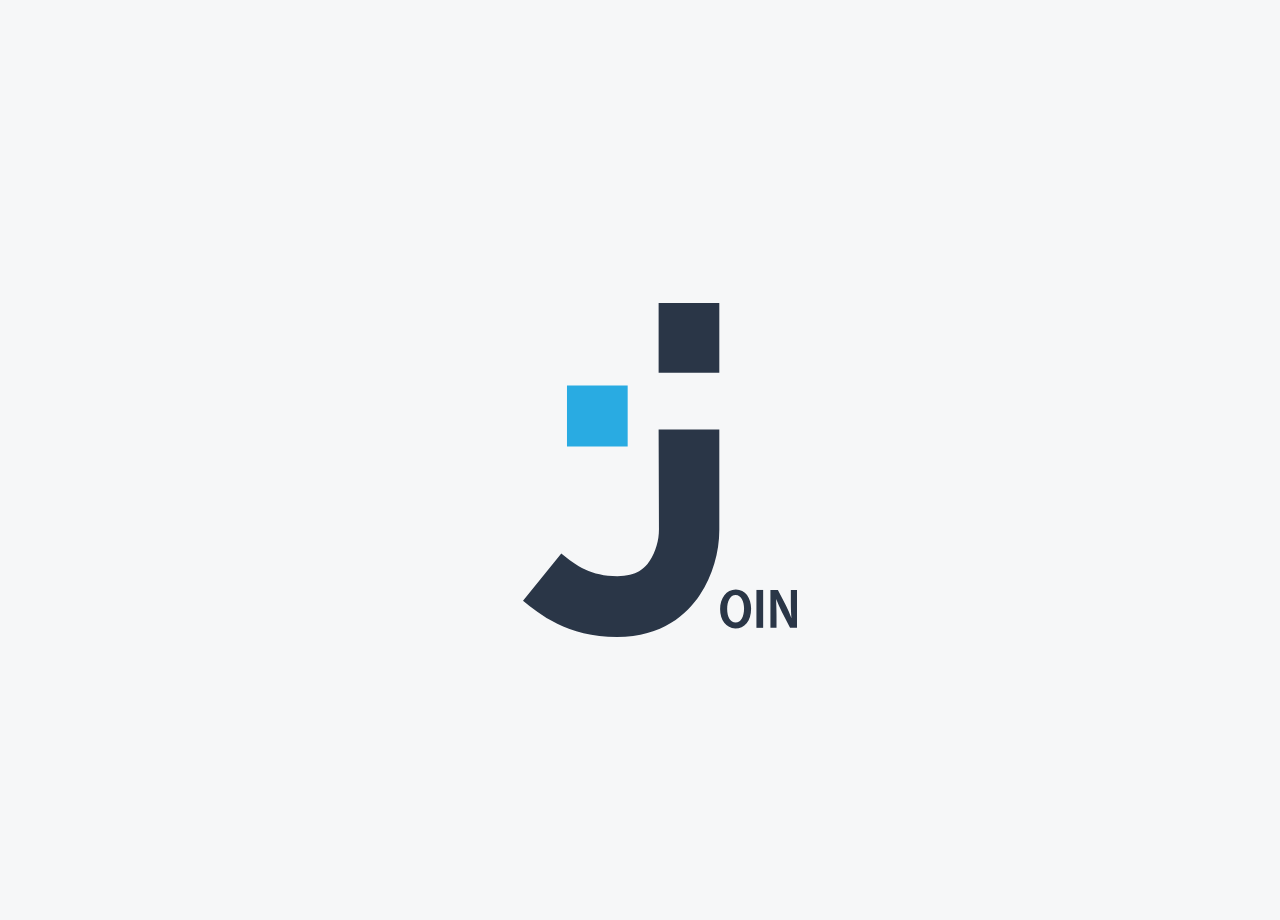
<file: index.html>
<!DOCTYPE html>
<html translate="no">

<head>
    <meta charset="UTF-8">
    <meta name="viewport" content="width=device-width, initial-scale=1.0">
    <link rel="stylesheet" href="./node_modules/bootstrap/dist/css/bootstrap.min.css">
    <link rel="stylesheet" href="./font/fonts.css">
    <link rel="stylesheet" href="./style/log_in.css">
    <link rel="stylesheet" href="./style/generalclasses.css">
    <link rel="shortcut icon" href="./assets/img/Logo for Favicon construction.svg" type="image/x-icon">
    <script src="./js/storage.js"></script>
    <script src="./js/log_in.js"></script>
    <title>Log In</title>
</head>

<body class="background-color-F6F7F8" onload="init()">
    <div id="startscreen_logo" class="startscreen-logo">
        <img id="join_logo" src="./assets/img/Capa1.svg" alt="">
    </div>


    

    <div id="log_in_card" class="content-log-in">
        <div id="log_in" class="log-in">
            <div class="log-in-logo logo-input">
                <div class="header-logo">
                    <h1>Log in</h1>
                    <div class="headline-underline"></div>
                </div>
            </div>
            <form class="log-in-form" onsubmit="logIn(); return false">
                <div class="inputfields">
                    <div id="email" class="log-in-input">
                        <input required type="email" class="email-input" id="email_log_in" placeholder="Email"
                            onmouseup="resetWrongEnter('email')">
                        <div class="input-icon">
                            <img src="./assets/img/mail.svg" alt="">
                        </div>
                        <label for="content">User don´t excist.</label>
                    </div>

                    <div id="password1" class="log-in-input">
                        <input required type="password" class="" id="password1_input" placeholder="Password"
                            onmouseup="resetWrongEnter('password1'); showPasswordIcon('password1')">
                        <div id="input_icon_password1" class="input-icon">
                            <img id="password1_icon" src="./assets/img/lock.svg" alt="">
                        </div>
                        <label for="content">Check your email and password. Please try again.</label>
                    </div>

                    <div class="form-check d-flex-around fontSize-16-400 width-100">
                        <div class="d-flex">
                            <img id="check_btn" src="./assets/img/checkbutton.svg" onclick="checkBtnLogIn()">
                            <label class="form-check-label" for="exampleCheck1">Remember me</label>
                        </div>
                        <a href="./html/forgotmypassword.html">I forgot my password</a>
                    </div>
                </div>
                <div class="submit-btn">
                    <button id="log_in_btn" type="submit" class="login-btn login-btn-filled fontSize-21-700" onclick="logIn()">Log in</button>
                    <button type="submit" class="login-guest-btn fontSize-21-700" onclick="registerGuest()">Guest Log in</button>
                </div>
            </form>
        </div>
    </div>

    <div id="sign_up_btn_card" class="rigister-user-login">
        <span class="fontSize-20-400">Not a Join user?</span>
        <a href="./html/signup.html"><button class="sign-up-login-btn login-btn-filled fontSize-16-700">Sign up</button></a>
    </div>
</body>

</html>
</file>
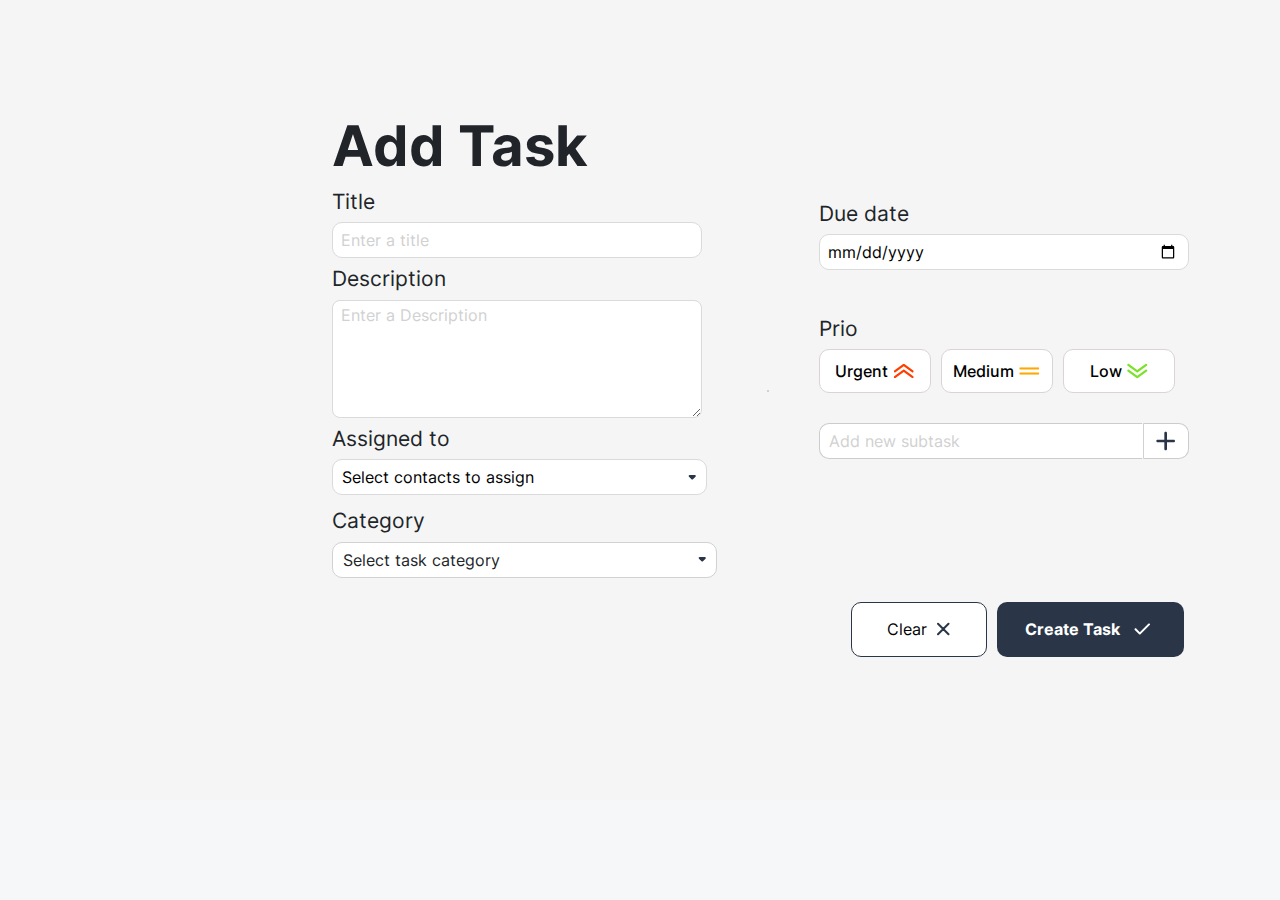
<file: html/add_task.html>
<!DOCTYPE html>
<html translate="no">

<head>
    <meta charset="UTF-8">
    <meta name="viewport" content="width=device-width, initial-scale=1.0">
    <meta charset="UTF-8">
    <meta name="viewport" content="width=device-width, initial-scale=1.0">
    <link rel="icon" type="image/x-icon" href="../assets/img/Logo for Favicon construction.svg">
    <link rel="stylesheet" href="../node_modules/bootstrap/dist/css/bootstrap.min.css">
    <link rel="stylesheet" href="../style/menuTemplate.css">
    <link rel="stylesheet" href="../font/fonts.css">
    <link rel="stylesheet" href="../style/add_task.css">
    <link rel="stylesheet" href="../style/add_task_responsive.css">
    <link rel="stylesheet" href="../style/create_contacts.css">
    <link rel="stylesheet" href="../style/style_contacts.css">
    <link rel="stylesheet" href="../style/create_task.css">
    <link rel="stylesheet" href="../style/add_task_form.css">
    <link rel="stylesheet" href="../style/add_task_template.css">
    <script src="../js/storage.js"></script>
    <script src="../js/contacts.js"></script>
    <script src="../js/menuTemplate.js"></script>
    <script src="../js/add_task.js"></script>
    <script src="../js/create_task.js"></script>
    <script src="../js/add_task_form.js"></script>
    <script src="../js/task_creator.js"></script>
    <script src="../js/board_overview.js"></script>
    <script src="../js/notifications.js"></script>

    <title>addtask</title>
</head>

<body onload="init()">

    <div id="noteWindow" class="noteWindow" style="display: none">
        <div id="show_final_notification_background" class="show_final_notification_background">
            <div class="show_final_notification_div">
                <div id="show_final_notification" class="show_final_notification">
                    <img class="task_added" src="../assets/img/Frame 73.svg" alt="added-task-Icon"
                        onclick="HideShowFinalNotification()">
                </div>
            </div>
        </div>
        <div id="select_category_notification" class="select_category_notification">
            Please select a category.
            <button id="select_category_btn" onclick="selectCategoryHideNotification()">Understood</button>
        </div>
        <div id="prio_notification" class="prio_notification">
            Please select a priority.
            <button id="select_prio_btn" onclick="prioHideNotification()">Understood</button>
        </div>
        <div id="category_notification" class="category_notification">
            Please write your category.
            <button id="category_board_btn" onclick="addTaskCategoryHideNotification()">Understood</button>
        </div>
        <div id="category_color_notification" class="category_color_notification">
            Please select a color for your category.
            <button id="category_color_btn" onclick="categoryColorHideNotification()">Understood</button>
        </div>
        <div id="confirm_category_notification" class="confirm_category_notification">please confirm the category
            you
            created.
            <button id="category_confirm_btn" onclick="HideConfirmedCategoryNotification()">Understood</button>
        </div>
    </div>
    <div id="content"></div>

    <div class="contentSection contentSectionAddTask">

        <form id="addTaskFormClass" class="responsive_formclass" onsubmit="event.preventDefault(); addTask();">
            <div>
                <div class="header_div">
                    <div>
                        <h1>Add Task</h1>
                    </div>
                </div>

                <div class="contentSectionAddTask">
                    <div class="title_description_div">
                        <div class="add_title_section">
                            <span>Title</span>
                            <input required type="text" class="title_inputfield" id="title" placeholder="Enter a title">

                            <div class="add_description_section">
                                <span>Description</span>
                                <textarea required type="text" class="description_inputfield" id="description_text"
                                    placeholder="Enter a Description"></textarea>

                                <div class="assigned_to_section">
                                    <span>Assigned to</span>
                                    <select required class="assigned_to_inputfield" name="contacts"
                                        id="which_assigned_contact">
                                        <option value="Select contacts to assign">Select contacts to assign</option>
                                    </select>
                                    <div class="assignedToList" id="assignedToList"></div>
                                </div>
                                <div class="categoryAndSelect">
                                    <span>Category</span>

                                    <div class="newCategoryContainer d-none" id="newCategoryContainer">
                                        <input placeholder="New category name" id="newCategoryInput">
                                        <div class="newCategoryColorContainer">
                                            <div class="categoryColor" id="newCategoryColor"></div>
                                        </div>
                                        <button type="button" class="cancelButton" onclick="cancelNewCategory()">
                                            <img src="../assets/img/Vector (2).svg">
                                        </button>
                                        <button type="button" class="checkButton" onclick="confirmNewCategory()">
                                            <img src="../assets/img/add.svg">
                                        </button>
                                    </div>

                                    <div class="newCategoryColors d-none" id="newCategoryColors">
                                        <p class="categoryColor" style="background-color: red"
                                            onclick="addColorToNewCategory('red')"></p>
                                        <p class="categoryColor" style="background-color: orange"
                                            onclick="addColorToNewCategory('orange')"></p>
                                        <p class="categoryColor" style="background-color: pink"
                                            onclick="addColorToNewCategory('pink')"></p>
                                        <p class="categoryColor" style="background-color: turquoise"
                                            onclick="addColorToNewCategory('turquoise')"></p>
                                        <p class="categoryColor" style="background-color: goldenrod"
                                            onclick="addColorToNewCategory('goldenrod')"></p>
                                        <p class="categoryColor" style="background-color: blue"
                                            onclick="addColorToNewCategory('blue')"></p>
                                    </div>

                                    <div class="category" id="category" onclick="openCategoryDropdown()"
                                        style="border-bottom-left-radius: 10px; border-bottom-right-radius: 10px; border-bottom: 1px solid rgb(209, 209, 209);">
                                        Select task category
                                        <div id="categoryColor" class="categoryColor" style="background-color: #FFFFFF">
                                        </div>
                                    </div>
                                    <div id="categoryDropdown" class="categoryDropdown d-none">
                                        <div class="categoryOption" onclick="newCategory()">
                                            New category
                                        </div>

                                        <div class="categoryOption" value="development"
                                            onclick="selectedCategory('development', 'red')">
                                            Development
                                            <div class="categoryColor" style="background-color: red"></div>
                                        </div>

                                        <div class="categoryOption" value="design"
                                            onclick="selectedCategory('design', 'orange')">
                                            Design
                                            <div class="categoryColor" style="background-color: orange"></div>
                                        </div>

                                        <div class="categoryOption" value="sales"
                                            onclick="selectedCategory('sales', 'pink')">
                                            Sales
                                            <div class="categoryColor" style="background-color: pink"></div>
                                        </div>

                                        <div class="categoryOption" value="backoffice"
                                            onclick="selectedCategory('backoffice', 'turquoise')">
                                            Backoffice
                                            <div class="categoryColor" style="background-color: turquoise"></div>
                                        </div>

                                        <div class="categoryOption" value="media"
                                            onclick="selectedCategory('media', 'goldenrod')">
                                            Media
                                            <div class="categoryColor" style="background-color: goldenrod"></div>
                                        </div>

                                        <div class="categoryOption" value="marketing"
                                            onclick="selectedCategory('marketing', 'blue')">
                                            Marketing
                                            <div class="categoryColor" style="background-color: blue"></div>
                                        </div>
                                    </div>

                                </div>
                            </div>
                        </div>
                    </div>

                    <div class="borderline"></div>

                    <div class="date_Prio_div">
                        <div class="add_date_section">
                            <span class="">Due date</span>
                            <input required="" type="date" class="date_inputfield" id="createdAt"
                                placeholder="dd/mm/yy">
                        </div>

                        <div class="add_Prio_section">
                            <span>Prio</span>
                            <div class="prio_btn_position">
                                <button id="normal_urgent_btn" class="urgent_prio_btn_characteristics">
                                    <div class="prio_btn_text_icon">
                                        <h6 class="prio_btn_text_position">Urgent</h6>
                                        <img class="prio_icon_position" src="../assets/img/Prio alta.svg"
                                            alt="High-Prio-Icon">
                                    </div>
                                </button>
                                <button type="button" value="urgent" id="clicked_urgent_btn"
                                    class="urgent_prio_btn_characteristics_onclick d-none">
                                    <div class="prio_btn_text_icon">
                                        <h6 class="prio_btn_text_position">Urgent</h6>
                                        <img class="prio_icon_position" src="../assets/img/Prio alta-white.svg"
                                            alt="High-Prio-Icon">
                                    </div>
                                </button>
                                <button id="normal_medium_btn" class="medium_prio_btn_characteristics">
                                    <div class="prio_btn_text_icon">
                                        <h6 class="prio_btn_text_position">Medium</h6>
                                        <img class="prio_icon_position" src="../assets/img/Prio media.svg"
                                            alt="Medium-Prio-Icon">
                                    </div>
                                </button>
                                <button type="button" value="medium" id="clicked_medium_btn"
                                    class="medium_prio_btn_characteristics_onclick d-none">
                                    <div class="prio_btn_text_icon">
                                        <h6 class="prio_btn_text_position">Medium</h6>
                                        <img class="prio_icon_position" src="../assets/img/Prio media-white.svg"
                                            alt="Medium-Prio-Icon">
                                    </div>
                                </button>
                                <button id="normal_low_btn" class="low_prio_btn_characteristics">
                                    <div class="prio_btn_text_icon">
                                        <h6 class="prio_btn_text_position">Low</h6>
                                        <img class="prio_icon_position" src="../assets/img/Prio baja.svg"
                                            alt="Low-Prio-Icon">
                                    </div>
                                </button>
                                <button type="button" value="low" id="clicked_low_btn"
                                    class="low_prio_btn_characteristics_onclick d-none">
                                    <div class="prio_btn_text_icon">
                                        <h6 class="prio_btn_text_position">Low</h6>
                                        <img class="prio_icon_position" src="../assets/img/Prio baja-white.svg"
                                            alt="Low-Prio-Icon">
                                    </div>
                                </button>
                            </div>
                        </div>

                        <div class="task-container">
                            <div class="taskContainerItemsPosition">
                                <input class="subtaskInputfield" type="text" id="subtaskInput"
                                    placeholder="Add new subtask">
                                <div class="subtaskButton">
                                    <img class="subtask_img" src="../assets/img/add.svg" alt=""
                                        onclick="addFirstSubtask()">
                                </div>
                            </div>

                            <ul id="subtaskList" class="subtaskList"></ul>
                        </div>

                    </div>
                </div>
            </div>

            <div class="clear_and_create_task_position">
                <div class="clear_and_create_task_btn" id="twoButtonsContainer">
                    <div class="clear_and_create_task_btn">
                        <button id="reset" type="reset" class="clear_button" onclick="clearAddTaskFields()"
                            onmouseover="changeClearBtnIconToHover('clearIconDefault', 'clearIconHover')"
                            onmouseout="changeClearBtnIconToDefault('clearIconHover', 'clearIconDefault')">
                            Clear
                            <img src="../assets/img/Vector (2).svg" id="clearIconDefault" class="">
                            <img src="../assets/img/Vector blue.svg" id="clearIconHover" class="d-none">
                        </button>

                        <button type="submit" class="create_task_button" id="createTask">
                            Create Task
                            <img src="../assets/img/check.svg">
                        </button>
                    </div>
                </div>
            </div>
    </div>
    </form>

    </div>

</body>

</html>
</file>
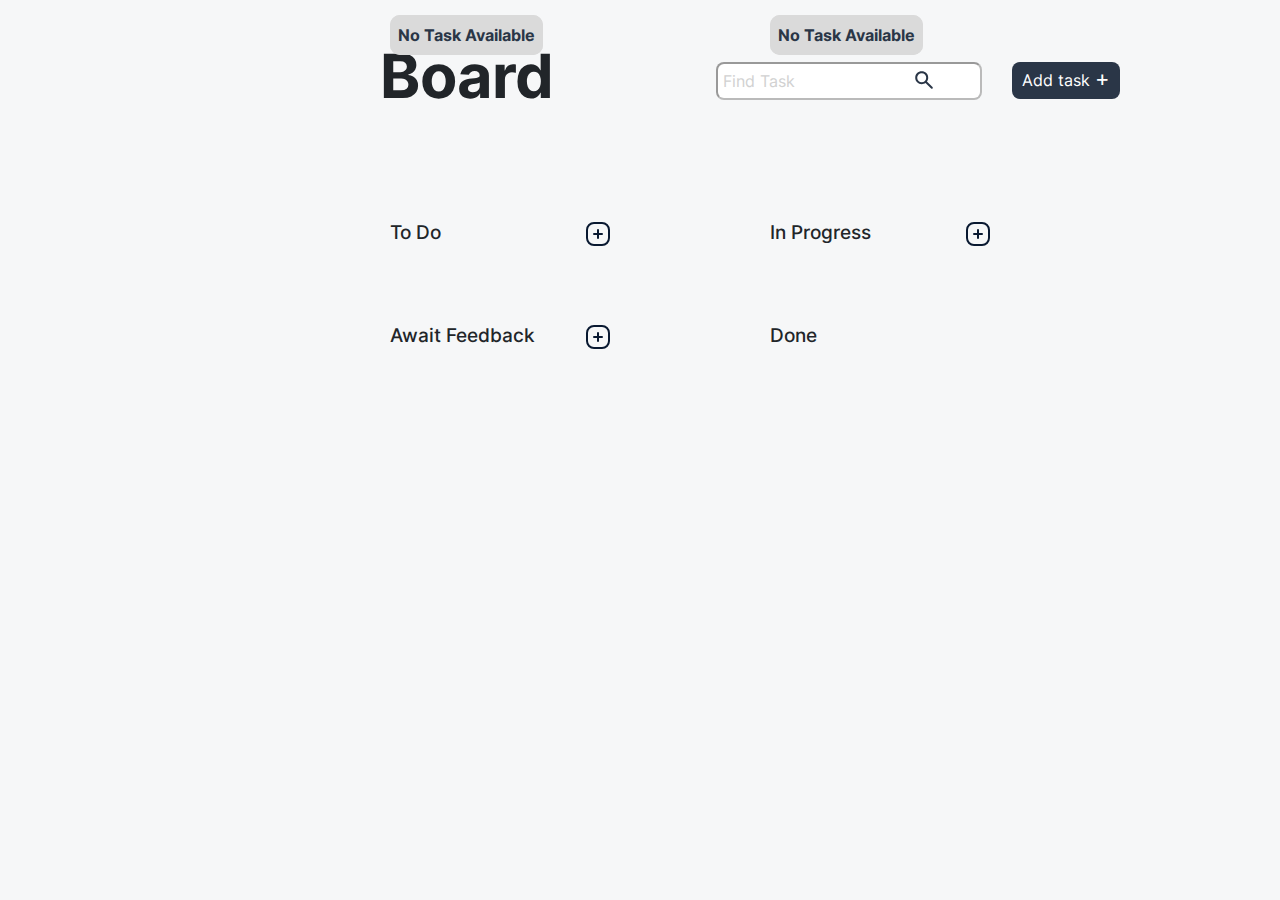
<file: html/board.html>
<!DOCTYPE html>
<html translate="no">

<head>
    <meta charset="UTF-8">
    <meta name="viewport" content="width=device-width, initial-scale=1.0">
    <link rel="icon" type="image/x-icon" href="../assets/img/Logo for Favicon construction.svg">
    <link rel="stylesheet" href="../node_modules/bootstrap/dist/css/bootstrap.min.css">
    <link rel="stylesheet" href="../style/board.css">
    <link rel="stylesheet" href="../style/kanbanboard.css">
    <link rel="stylesheet" href="../style/kanban.css">
    <link rel="stylesheet" href="../style/board.overlay.css">
    <link rel="stylesheet" href="../style/board.responsive.css">
    <link rel="stylesheet" href="../style/menuTemplate.css">
    <link rel="stylesheet" href="../font/fonts.css">
    <link rel="stylesheet" href="../style/generalclasses.css">
    <link rel="stylesheet" href="../style/contacts.css">
    <link rel="stylesheet" href="../style/create_contacts.css">
    <link rel="stylesheet" href="../style/style_contacts.css">
    <link rel="stylesheet" href="../style/add_task.css">
    <link rel="stylesheet" href="../style/add_task_responsive.css">
    <link rel="stylesheet" href="../style/create_task.css">
    <link rel="stylesheet" href="../style/add_task_form.css">
    <link rel="stylesheet" href="../style/add_task_template.css">
    <script src="../js/storage.js"></script>
    <script src="../js/summary.js"></script>
    <script src="../js/menuTemplate.js"></script>
    <script src="../js/board.js"></script>
    <script src="../js/kanban.js"></script>
    <script src="../js/kanbanboard.js"></script>
    <script src="../js/board_overview.js"></script>
    <script src="../js/add_task.js"></script>
    <script src="../js/board.overlay.js"></script>
    <script src="../js/board.addTask.overlay.js"></script>
    <script src="../js/contacts.js"></script>
    <script src="../js/create_task.js"></script>
    <script src="../js/add_task_form.js"></script>
    <script src="../js/task_creator.js"></script>
    <script src="../js/notifications.js"></script>
    <title>Board</title>
</head>

<body onload="initForBoard()">


    <div class="overflow-hidden">
        <div id="noteWindow" class="noteWindow" style="display: none" onclick="closeOverlay()">
            <div id="show_final_board_notification_background" class="show_final_notification_background">
                <div class="show_final_notification_div">
                    <div id="show_final_board_notification" class="show_final_notification">
                        <img class="task_added" src="../assets/img/Frame 73.svg" alt=""
                            onclick="boardHideShowFinalNotification()">
                    </div>
                </div>
            </div>

            <div id="select_category_notification" class="select_category_notification">
                Please select a category.
                <button id="select_category_btn" onclick="selectCategoryHideNotification()">Understood</button>
            </div>
            <div id="prio_notification" class="prio_notification">
                Please select a priority.
                <button id="select_prio_btn" onclick="prioHideNotification()">Understood</button>
            </div>
            <div id="category_notification" class="category_notification">
                Please write your category.
                <button id="category_board_btn" onclick="categoryHideNotification()">Understood</button>
            </div>
            <div id="category_color_notification" class="category_color_notification">
                Please select a color for your category.
                <button id="category_color_btn" onclick="categoryColorHideNotification()">Understood</button>
            </div>
            <div id="confirm_category_notification" class="confirm_category_notification">please confirm the category
                you
                created.
                <button id="category_confirm_btn" onclick="HideConfirmedCategoryNotification()">Understood</button>
            </div>

        </div>
        <div class="addTaskOverlaySection d-none" id="addTaskOverlaySection" onclick="closeTaskOverviewPopUp()">
            <form class="add-task-overlay" id="add-task-form" onclick="doNotClose(event)"
                onsubmit="addTaskFromOverlay()">

                <form id="formclass" class="responsive_formclass">
                    <div class="header_div">
                        <div class="header-vector">
                            <h1>Add Task</h1>
                            <img class="vector-class" src="../assets/img/Vector (1).svg" alt=""
                                onclick="closeOverlay()">
                        </div>
                    </div>
                    <div class="contentSectionAddTaskForBoard">
                        <div class="title_description_div">
                            <div class="add_title_section">
                                <span>Title</span>
                                <input required type="text" class="board_title_inputfield" id="title"
                                    placeholder="Enter a title">

                                <div class="add_description_section">
                                    <span>Description</span>
                                    <textarea required type="text" class="board_description_inputfield"
                                        id="description_text" placeholder="Enter a Description"></textarea>

                                    <div class="assigned_to_section">
                                        <span>Assigned to</span>
                                        <label for="Select contacts to assign"></label>
                                        <select required class="assigned_to_inputfield" name="contacts"
                                            id="which_assigned_contact">
                                            <option value="Select contacts to assign">Select contacts to assign
                                            </option>
                                        </select>

                                        <div class="assignedToList" id="assignedToList"></div>

                                    </div>

                                    <div class="categoryAndSelect">
                                        <span>Category</span>
                                        <div class="newCategoryContainer d-none" id="newCategoryContainer">
                                            <input placeholder="New category name" id="newCategoryInput">
                                            <div class="newCategoryColorContainer">
                                                <div class="categoryColor" id="newCategoryColor"></div>
                                            </div>
                                            <button type="button" class="cancelButton" onclick="cancelNewCategory()">
                                                <img src="../assets/img/Vector (2).svg">
                                            </button>
                                            <button type="button" class="checkButton" onclick="confirmNewCategory()">
                                                <img src="../assets/img/add.svg">
                                            </button>
                                        </div>

                                        <div class="newCategoryColors d-none" id="newCategoryColors">
                                            <p class="categoryColor" style="background-color: red"
                                                onclick="addColorToNewCategory('red')"></p>
                                            <p class="categoryColor" style="background-color: orange"
                                                onclick="addColorToNewCategory('orange')"></p>
                                            <p class="categoryColor" style="background-color: pink"
                                                onclick="addColorToNewCategory('pink')"></p>
                                            <p class="categoryColor" style="background-color: turquoise"
                                                onclick="addColorToNewCategory('turquoise')"></p>
                                            <p class="categoryColor" style="background-color: goldenrod"
                                                onclick="addColorToNewCategory('goldenrod')"></p>
                                            <p class="categoryColor" style="background-color: blue"
                                                onclick="addColorToNewCategory('blue')"></p>
                                        </div>

                                        <div class="category" id="category" onclick="openCategoryDropdown()"
                                            style="border-bottom-left-radius: 10px; border-bottom-right-radius: 10px; border-bottom: 1px solid rgb(209, 209, 209);">
                                            Select task category
                                            <div id="categoryColor" class="categoryColor"
                                                style="background-color: #FFFFFF">
                                            </div>
                                        </div>

                                        <div id="categoryDropdown" class="categoryDropdown d-none">
                                            <div class="categoryOption" onclick="newCategory()">
                                                New category
                                            </div>

                                            <div class="categoryOption" value="development"
                                                onclick="selectedCategory('development', 'red')">
                                                Development
                                                <div class="categoryColor" style="background-color: red"></div>
                                            </div>

                                            <div class="categoryOption" value="design"
                                                onclick="selectedCategory('design', 'orange')">
                                                Design
                                                <div class="categoryColor" style="background-color: orange">
                                                </div>
                                            </div>

                                            <div class="categoryOption" value="sales"
                                                onclick="selectedCategory('sales', 'pink')">
                                                Sales
                                                <div class="categoryColor" style="background-color: pink"></div>
                                            </div>

                                            <div class="categoryOption" value="backoffice"
                                                onclick="selectedCategory('backoffice', 'turquoise')">
                                                Backoffice
                                                <div class="categoryColor" style="background-color: turquoise">
                                                </div>
                                            </div>

                                            <div class="categoryOption" value="media"
                                                onclick="selectedCategory('media', 'goldenrod')">
                                                Media
                                                <div class="categoryColor" style="background-color: goldenrod">
                                                </div>
                                            </div>

                                            <div class="categoryOption" value="marketing"
                                                onclick="selectedCategory('marketing', 'blue')">
                                                Marketing
                                                <div class="categoryColor" style="background-color: blue"></div>
                                            </div>
                                        </div>
                                    </div>
                                </div>
                            </div>

                            <div class="borderline"></div>

                            <div class="date_Prio_div">
                                <div class="add_date_section">
                                    <span class="">Due date</span>
                                    <input required="" type="date" class="date_inputfield" id="createdAt"
                                        placeholder="dd/mm/yy">
                                </div>

                                <div class="add_Prio_section">
                                    <span>Prio</span>
                                    <div class="prio_btn_position">
                                        <button id="addTask_overlay_urgent_btn" class="urgent_prio_btn_characteristics">
                                            <div class="prio_btn_text_icon">
                                                <h6 class="prio_btn_text_position">Urgent</h6>
                                                <img class="prio_icon_position" src="../assets/img/Prio alta.svg"
                                                    alt="High-Prio-Icon">
                                            </div>
                                        </button>
                                        <button type="button" value="urgent" id="addTask_overlay_clicked_urgent_btn"
                                            class="urgent_prio_btn_characteristics_onclick d-none">
                                            <div class="prio_btn_text_icon">
                                                <h6 class="prio_btn_text_position">Urgent</h6>
                                                <img class="prio_icon_position" src="../assets/img/Prio alta-white.svg"
                                                    alt="High-Prio-Icon">
                                            </div>
                                        </button>
                                        <button id="addTask_overlay_medium_btn" class="medium_prio_btn_characteristics">
                                            <div class="prio_btn_text_icon">
                                                <h6 class="prio_btn_text_position">Medium</h6>
                                                <img class="prio_icon_position" src="../assets/img/Prio media.svg"
                                                    alt="Medium-Prio-Icon">
                                            </div>
                                        </button>
                                        <button type="button" value="medium" id="addTask_overlay_clicked_medium_btn"
                                            class="medium_prio_btn_characteristics_onclick d-none">
                                            <div class="prio_btn_text_icon">
                                                <h6 class="prio_btn_text_position">Medium</h6>
                                                <img class="prio_icon_position" src="../assets/img/Prio media-white.svg"
                                                    alt="Medium-Prio-Icon">
                                            </div>
                                        </button>
                                        <button id="addTask_overlay_low_btn" class="low_prio_btn_characteristics">
                                            <div class="prio_btn_text_icon">
                                                <h6 class="prio_btn_text_position">Low</h6>
                                                <img class="prio_icon_position" src="../assets/img/Prio baja.svg"
                                                    alt="Low-Prio-Icon">
                                            </div>
                                        </button>
                                        <button type="button" value="low" id="addTask_overlay_clicked_low_btn"
                                            class="low_prio_btn_characteristics_onclick d-none">
                                            <div class="prio_btn_text_icon">
                                                <h6 class="prio_btn_text_position">Low</h6>
                                                <img class="prio_icon_position" src="../assets/img/Prio baja-white.svg"
                                                    alt="Low-Prio-Icon">
                                            </div>
                                        </button>
                                    </div>
                                </div>

                                <div class="task-container">
                                    <div class="taskContainerItemsPosition">
                                        <input class="subtaskInputfield" type="text" id="subtaskInput"
                                            placeholder="Add new subtask">
                                        <div class="subtaskButton">
                                            <img class="subtask_img" src="../assets/img/add.svg" alt=""
                                                onclick="addSubtask()">
                                        </div>
                                    </div>

                                    <ul id="subtaskList" class="subtaskList"></ul>
                                </div>

                            </div>
                        </div>
                    </div>

                    <div class="clear_and_create_task_position">
                        <div class="clear_and_create_task_btn" id="twoButtonsContainer">
                            <div class="clear_and_create_task_btn">
                                <button id="reset" type="reset" class="clear_button" onclick="forClearAddTaskWithBtn()"
                                    onmouseover="changeClearBtnIconToHover('clearIconDefault', 'clearIconHover')"
                                    onmouseout="changeClearBtnIconToDefault('clearIconHover', 'clearIconDefault')">
                                    Clear
                                    <img src="../assets/img/Vector (2).svg" id="clearIconDefault" class="">
                                    <img src="../assets/img/Vector blue.svg" id="clearIconHover" class="d-none">
                                </button>

                                <button type="submit" class="create_task_button" id="createTask">
                                    Create Task
                                    <img src="../assets/img/check.svg">
                                </button>
                            </div>
                        </div>
                    </div>
                </form>

            </form>
        </div>

        <div id="content"></div>
        <div class="topic">
            <h1 class="heading">Board</h1>
            <div class="flex-box">
                <form action="submit">
                    <input oninput="findTask()" id="search" class="search" type="text" placeholder="Find Task">
                </form>
                <div class="add-task-button" onclick="openOverlay()">
                    Add task <span class="add-symbol">+</span>
                </div>
            </div>
        </div>

        <div class="overlaySection d-none" id="overlaySection" onclick="closeTaskOverviewPopUp()">

            <div class="taskOverviewPopUp" id="taskOverviewPopUp" onclick="doNotClose(event)">
                <div class="taskCategory design-bg">
                    Design
                </div>

                <div class="taskPopUpHeadline">Headline</div>

                <div class="taskPopUpDescription">Description</div>

                <div class="taskPopUpTable" id="taskPopUpTable">
                    <div class="taskPopUpRow">
                        <div class="taskPopUpLeftTd"><b>Due Date:</b></div>
                        <div class="taskPopUpRightTd">2023-10-25</div>
                    </div>

                    <div class="taskPopUpRow">
                        <div class="taskPopUpLeftTd"><b>Priority:</b></div>

                        <div id="modifyMedium" class="medium prioContainer">
                            medium <img id="modifyMediumIcon" src="../assets/img/Prio media-white.svg">
                        </div>
                    </div>
                    <div class="closeTaskPopUpButton" onclick="closeTaskOverviewPopUp()">X</div>
                </div>
            </div>
        </div>

        <div id="findTask" class="to-do-container">
            <div class="drop-container">
                <div class="table-header">
                    <div>
                        <h3>To Do</h3>
                    </div>
                    <div>
                        <img onclick="addTaskForToDo()" src="../assets/img/Property 1=Variant3.svg" alt="+icon"
                            class="add-icon">
                    </div>
                </div>
                <div id="target-to-do-table" class="table-heading task-container">
                    <div id="noTask" class="no_tasks_class">No Task Available</div>
                </div>
            </div>

            <div class="drop-container">
                <div class="table-header">
                    <div>
                        <h3>In Progress</h3>
                    </div>
                    <div>
                        <img onclick="addTaskForInProgress()" src="../assets/img/Property 1=Variant3.svg" alt="+icon"
                            class="add-icon">
                    </div>
                </div>
                <div id="target-in-progress-table" class="table-heading task-container">
                    <div id="noTask" class="no_tasks_class">No Task Available</div>
                </div>
            </div>

            <div class="drop-container">
                <div class="table-header">
                    <div>
                        <h3>Await Feedback</h3>
                    </div>
                    <div>
                        <img onclick="addTaskForAwaitFeedback()" src="../assets/img/Property 1=Variant3.svg" alt="+icon"
                            class="add-icon">
                    </div>
                </div>
                <div id="target-await-feedback-table" class="table-heading task-container">
                    <div id="noTask" class="no_tasks_class">No Task Available</div>
                </div>
            </div>

            <div class="drop-container">
                <div class="table-header">
                    <div>
                        <h3>Done</h3>
                    </div>
                </div>
                <div id="target-done-table" class="table-heading task-container" id="done-table">
                    <div id="noTask" class="no_tasks_class">No Task Available</div>
                </div>
            </div>
        </div>

</body>

</html>
</file>
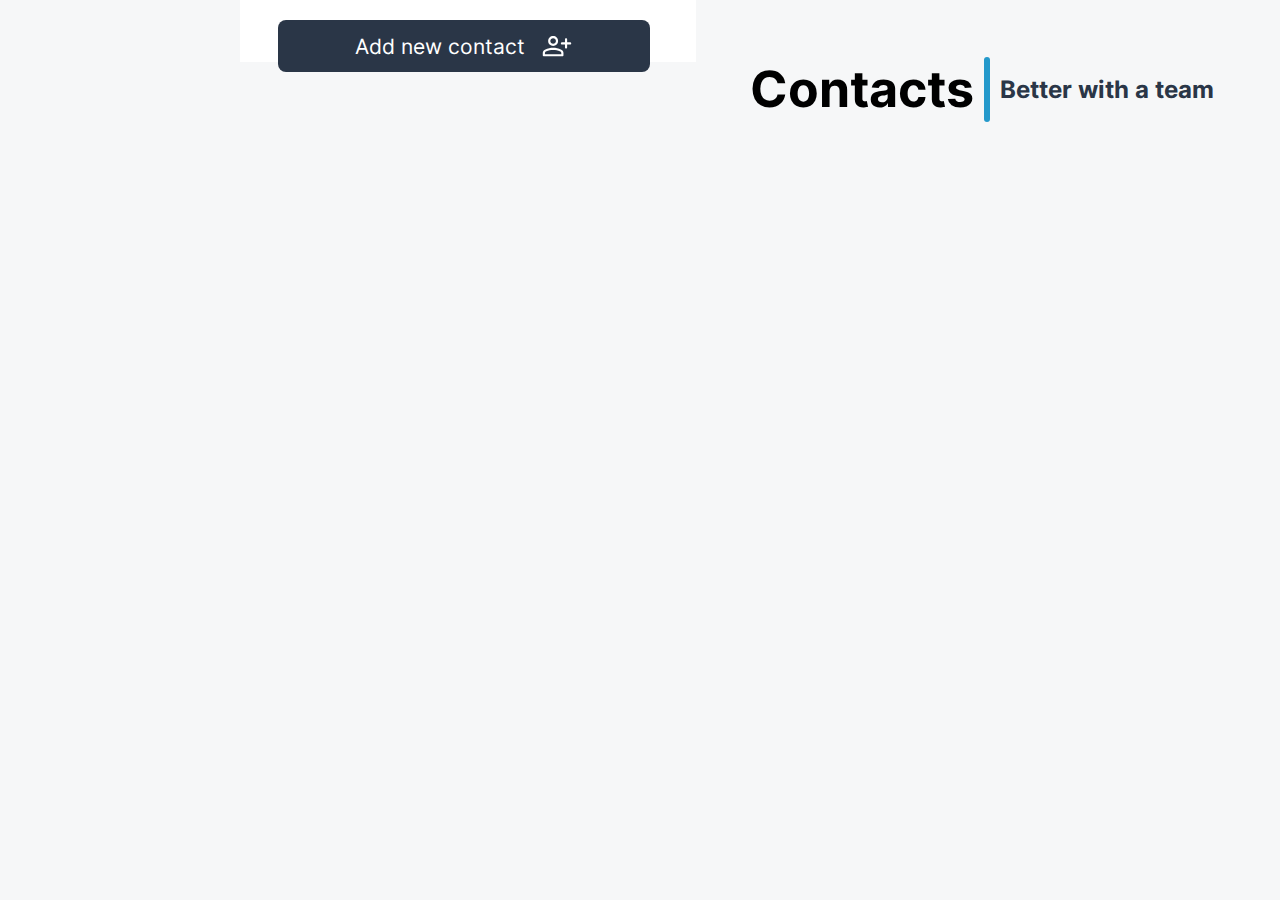
<file: html/contacts.html>
<!DOCTYPE html>
<html translate="no">

<head>
    <meta charset="UTF-8">
    <meta name="viewport" content="width=device-width, initial-scale=1.0, maximum-scale=1.0, user-scalable=no"">
    <link rel="stylesheet" href="../font/fonts.css">
    <link rel="icon" type="image/x-icon" href="../assets/img/Logo for Favicon construction.svg">
    <link rel="stylesheet" href="../style/menuTemplate.css">
    <link rel="stylesheet" href="../style/contacts.css">
    <link rel="stylesheet" href="../style/create_contacts.css">
    <link rel="stylesheet" href="../style/style_contacts.css">
    <script src="../js/storage.js"></script>
    <script src="../js/contacts.js"></script>
    <script src="../js/create_contacts.js"></script>
    <script src="../js/menuTemplate.js"></script>
    <title>Contacts</title>
</head>

<body onload="initContacts()">
    <div class="hide-overflow">
        <div id="content"></div>
        <div class="flex-box-contacts">
            <div class="contact-menu" id="contact-menu">
                <div class="button-background">
                    <div class="add-button" onclick="toggleOverlay(true)">
                        Add new contact <img src="../assets/img/person_add.svg" class="img-add-contact">
                    </div>
                </div>
                <div id="new-contacts"></div>
            </div>
            <div id="add-button-mobile" onclick="toggleOverlay(true)"></div>
        </div>
        <div id="contacts-box">
            <div class="headline-flex-box">
                <h1 class="headline-contacts">Contacts <img src="../assets/img/arrow.svg" class="arrow-mobile"
                        onclick="toggleContactsMobile()"></h1>
                <div class="separator"></div>
                <h2 class="subheadline">Better with a team</h2>
                <div class="separator-mobile"></div>
                <img src="../assets/img/arrow.svg" alt="blue-arrow-image" class="arrow"
                    onclick="toggleContactsMobile()">
            </div>
            <div id="show-contact"></div>
        </div>
        <div id="overlay-add-contact">
            <div class="add-contact-left-container">
                <img src="../assets/img/Capa 1.svg" class="overlay-logo" alt="logo-image">
                <h2 class="overlay-headline">Add contact</h2>
                <span class="overlay-text">Tasks are better with a team</span>
                <div class="dash"></div>
            </div>
            <div class="flex-box-overlay">
                <img src="../assets/img/Frame 79.svg" alt="person-image" class="over-logo-person">
            </div>
            <div class="close-button" onclick="toggleOverlayAddContact()"><img src="../assets/img/close.svg" alt="close-button">
            </div>
            <div class="input-fields">
                <form onsubmit="addNewContact(event)">
                    <input required class="input person-icon" id="add-name" type="text" placeholder="Name" pattern="[A-Za-zÄäÖöÜüß ]+" maxlength="23">
                    <input required class="input email-icon" id="add-email" type="email" placeholder="Email" maxlength="23">
                    <input required class="input phone-icon" type="tel" id="add-phone" placeholder="Phone" pattern="[0-9+\s ]*" maxlength="24">
                    <div class="overlay-buttons buttons-margin-left">
                        <div onclick="toggleOverlayAddContact()" class="cancel-button">
                            Cancel
                        </div>
                        <button class="create-button" type="submit">
                            Create contact
                        </button>
                    </div>
                </form>
            </div>

        </div>
        <div id="overlay-edit-contact">
            <div class="add-contact-left-container">
                <img src="../assets/img/Capa 1.svg" class="overlay-logo" alt="logo-image">
                <h2 class="overlay-headline">Edit contact</h2>
                <div class="dash"></div>
            </div>
            <div class="flex-box-overlay">
                <div id="change-color-icon"></div>
            </div>
            <div class="close-button" onclick="hideOverlayEdit()"><img src="../assets/img/close.svg" alt="close-button">
            </div>
            <div class="input-fields">
                <div id="edit-input-fields"></div>
            </div>
        </div>
</body>

</html>
</file>
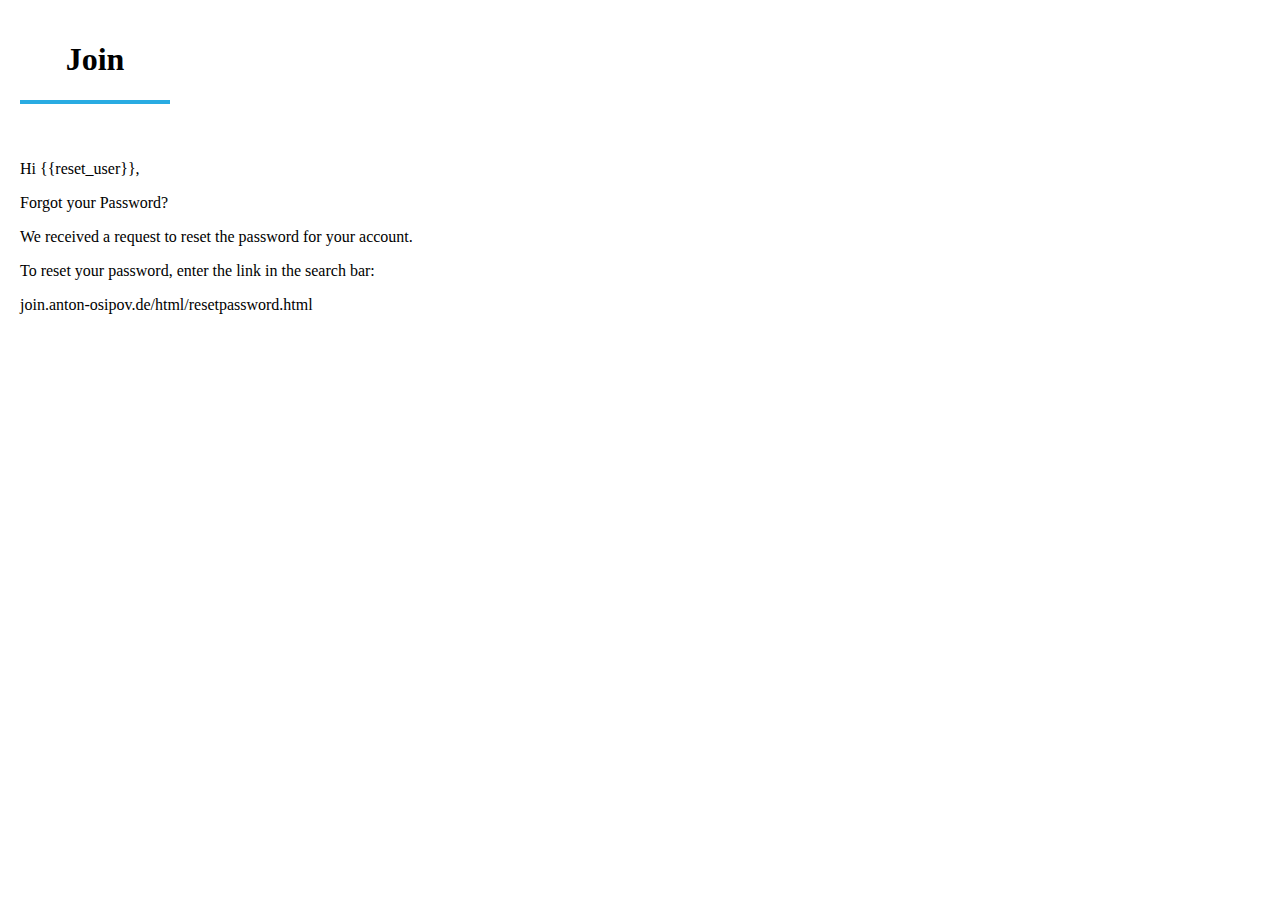
<file: html/email.html>
<!DOCTYPE html>
<html translate="no">
<head>
    <meta charset="UTF-8">
    <meta name="viewport" content="width=device-width, initial-scale=1.0">
    <title>Document</title>
</head>
<body style="margin: 0;">

    <div style="width: 100%; padding: 20px; display: flex; align-items: center;">
            <div style="display: flex; flex-direction: column; align-items: center;">
                <h1>Join</h1>
                <div style="border-bottom: 4px solid #29abe2; width: 150px;"></div>
            </div>
    </div>  
<div style="padding: 20px;">
    <p> Hi {{reset_user}},</p>
    
    <p>Forgot your Password?</p>
    <p>We received a request to reset the password for your account.</p>
    
    <p>To reset your password, enter the link in the search bar:</p>
    <p>join.anton-osipov.de/html/resetpassword.html</p>
</div>
</body>
</html>
</file>
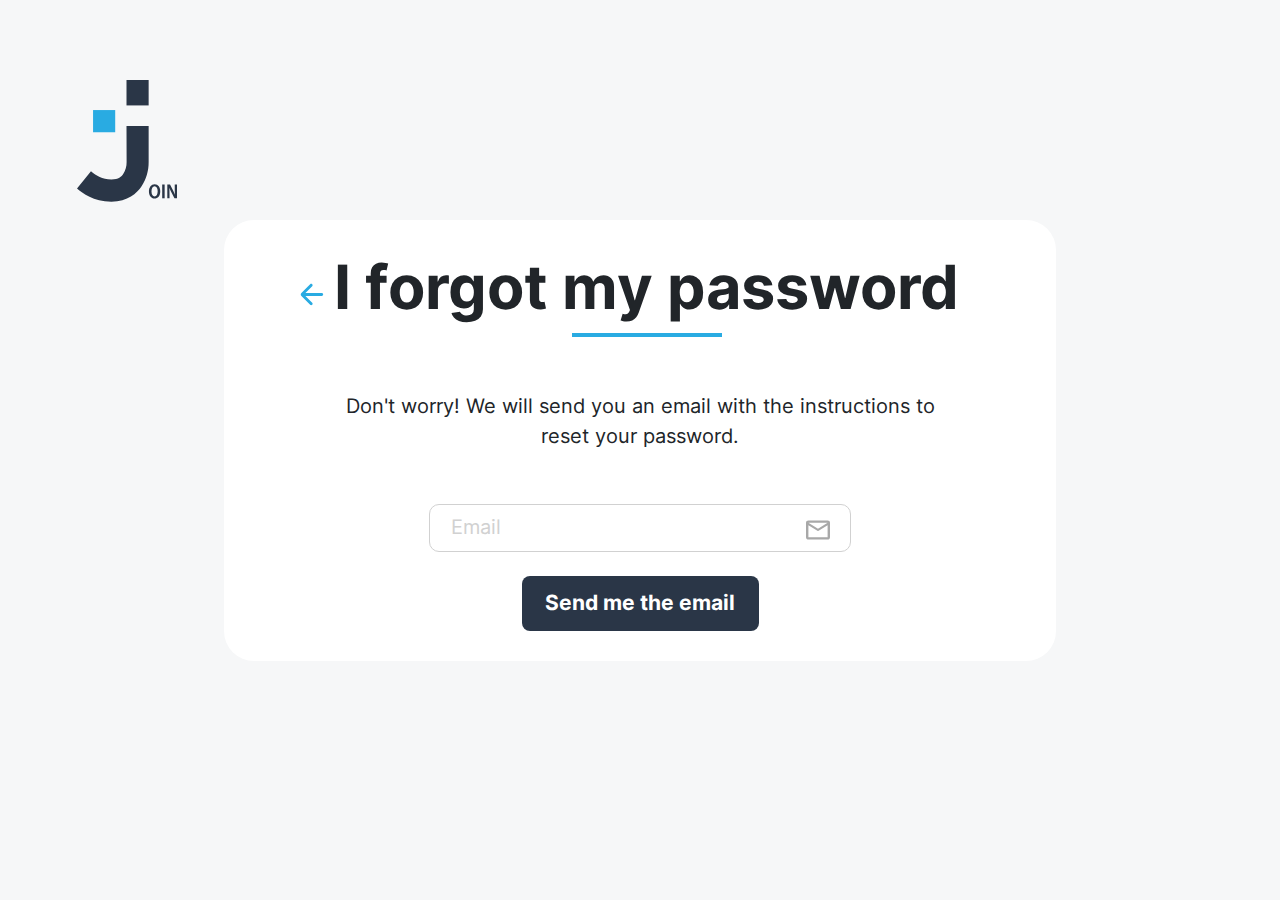
<file: html/forgotmypassword.html>
<!DOCTYPE html>
<html translate="no">

<head>
    <meta charset="UTF-8">
    <meta name="viewport" content="width=device-width, initial-scale=1.0">
    <link rel="stylesheet" href="../node_modules/bootstrap/dist/css/bootstrap.min.css">
    <link rel="stylesheet" href="../font/fonts.css">
    <link rel="stylesheet" href="../style/generalclasses.css">
    <link rel="stylesheet" href="../style/log_in.css">
    <link rel="shortcut icon" href="../assets/img/Logo for Favicon construction.svg" type="image/x-icon">
    <script src="../js/storage.js"></script>
    <script src="../js/log_in.js"></script>
    <script src="../js/forgotpassword.js"></script>
    <title>Forgot My Password</title>
</head>

<body class="background-color-F6F7F8">
    
    <div id="startscreen_logo" class="startscreen-logo-side">
        <img id="join_logo" src="../assets/img/Capa1.svg" alt="">
    </div>

    <div id="forgot_password_card" class="content-log-in">
        <div id="forgot_password" class="forgot-password">
            <div class="log-in-logo logo-input">
                <div class="forgot-password-logo logo-input">
                    <div class=" arrow-left-line">
                        <a href="../index.html">
                            <img src="../assets/img/arrow-left-line.svg">
                        </a>
                    </div>
                    <div class="header-logo">
                        <h1>I forgot my password</h1>
                        <div class="headline-underline"></div>
                    </div>
                </div>
            </div>
            <span>Don't worry! We will send you an email with the instructions to reset your password.</span>
            <form class="forgot-password-form" onsubmit="sendEmail(); return false">
                <div id="email" class="log-in-input">
                    <input required type="email" name="email" class="email-input" id="email_password_forgot" placeholder="Email"
                        onmouseup="resetWrongEnter('email')">
                    <div class="input-icon">
                        <img src="../assets/img/mail.svg" alt="">
                    </div>
                    <label for="content">User don´t excist</label>
                </div>

                <div class="submit-btn">
                    <button type="submit" class="forgot-password-btn login-btn-filled fontSize-21-700">Send me the email</button>
                </div>
            </form>
        </div>
    </div>

    <div id="forgot_password_succesfully" class="forgot-password-succesfully-container d-none">
        <div class="forgot-password-succesfully">
            <img src="../assets/img/SendCheck.svg">
            <span>An E-Mail has been sent to you</span>
        </div>
    </div>
</body>

</html>
</file>
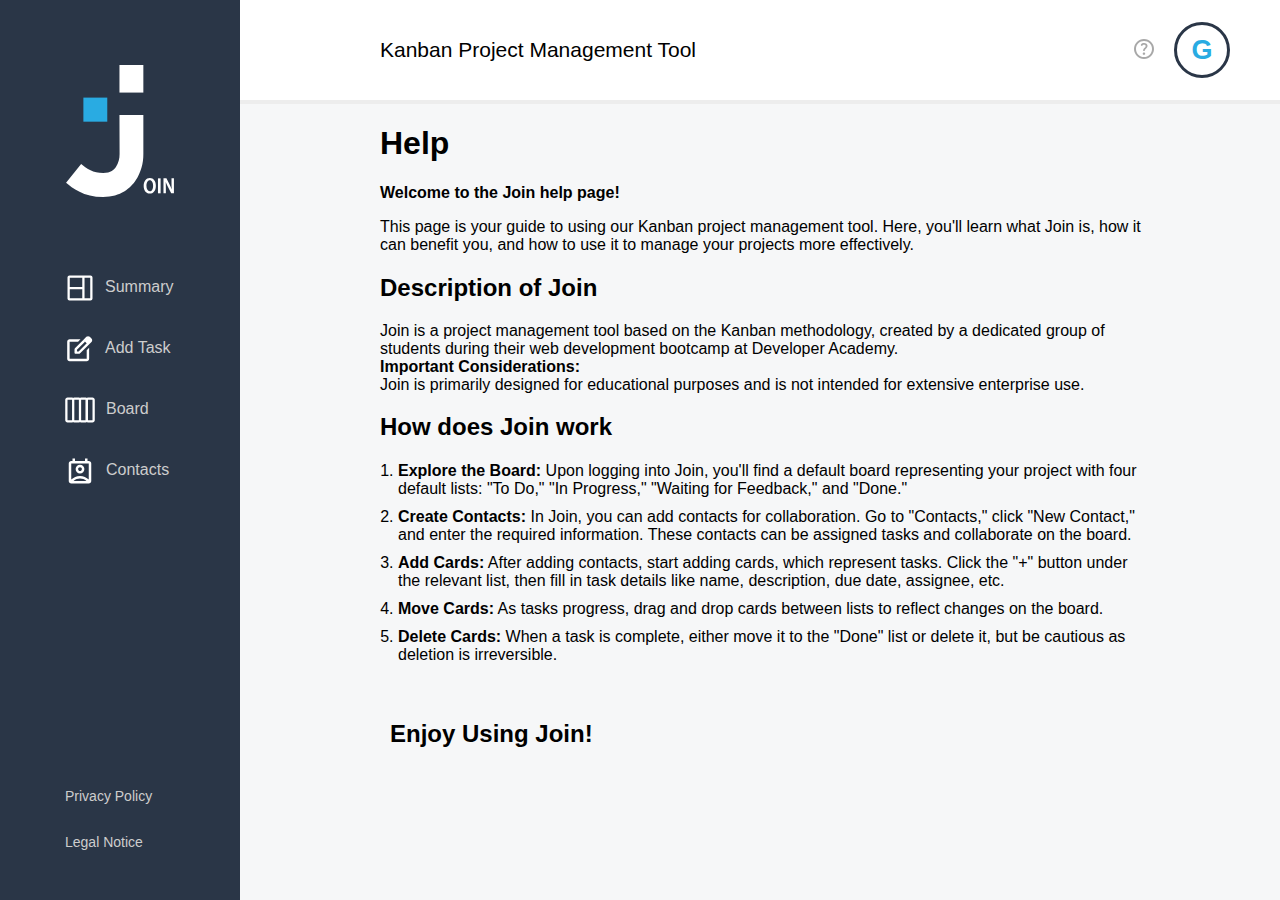
<file: html/help.html>
<!DOCTYPE html>
<html translate="no">

<head>
    <meta charset="UTF-8">
    <meta name="viewport" content="width=device-width, initial-scale=1.0">
    <link rel="icon" type="image/x-icon" href="../assets/img/Logo for Favicon construction.svg">
    <link rel="stylesheet" href="../style/menuTemplate.css">
    <script src="../js/storage.js"></script>
    <script src="../js/menuTemplate.js"></script>
    <link rel="stylesheet" href="../style/create_contacts.css">
    <link rel="stylesheet" href="../style/style_contacts.css">
    <link rel="stylesheet" href="../style/help.css">
    <title>Help Page</title>
</head>
<body onload="generateSideBar()">
    <div id="content"></div>
    <div class="description">
        <h1>Help</h1>
        <p class="bold">Welcome to the Join help page!</p>
        This page is your guide to using our Kanban project management tool. Here, you'll learn what Join is, how it can
        benefit you, and how to use it to manage your projects more effectively.
        <h2>Description of Join</h2>
        Join is a project management tool based on the Kanban methodology, created by a dedicated group of students
        during their web development bootcamp at Developer Academy.
        <b>Important Considerations:</b>Join is primarily designed for educational purposes and is not intended for
        extensive enterprise use.
        <h2 class="headline">How does Join work</h2>
        <ol>
            <li><strong>Explore the Board:</strong> Upon logging into Join, you'll find a default board representing your project with four default lists: "To Do," "In Progress," "Waiting for Feedback," and "Done."</li>
            
            <li><strong>Create Contacts:</strong> In Join, you can add contacts for collaboration. Go to "Contacts," click "New Contact," and enter the required information. These contacts can be assigned tasks and collaborate on the board.</li>
            
            <li><strong>Add Cards:</strong> After adding contacts, start adding cards, which represent tasks. Click the "+" button under the relevant list, then fill in task details like name, description, due date, assignee, etc.</li>
            
            <li><strong>Move Cards:</strong> As tasks progress, drag and drop cards between lists to reflect changes on the board.</li>
            
            <li><strong>Delete Cards:</strong> When a task is complete, either move it to the "Done" list or delete it, but be cautious as deletion is irreversible.</li>
        </ol>

        <h2 class="subheadline">Enjoy Using Join!</h2>
    </div>

</body>

</html>
</file>
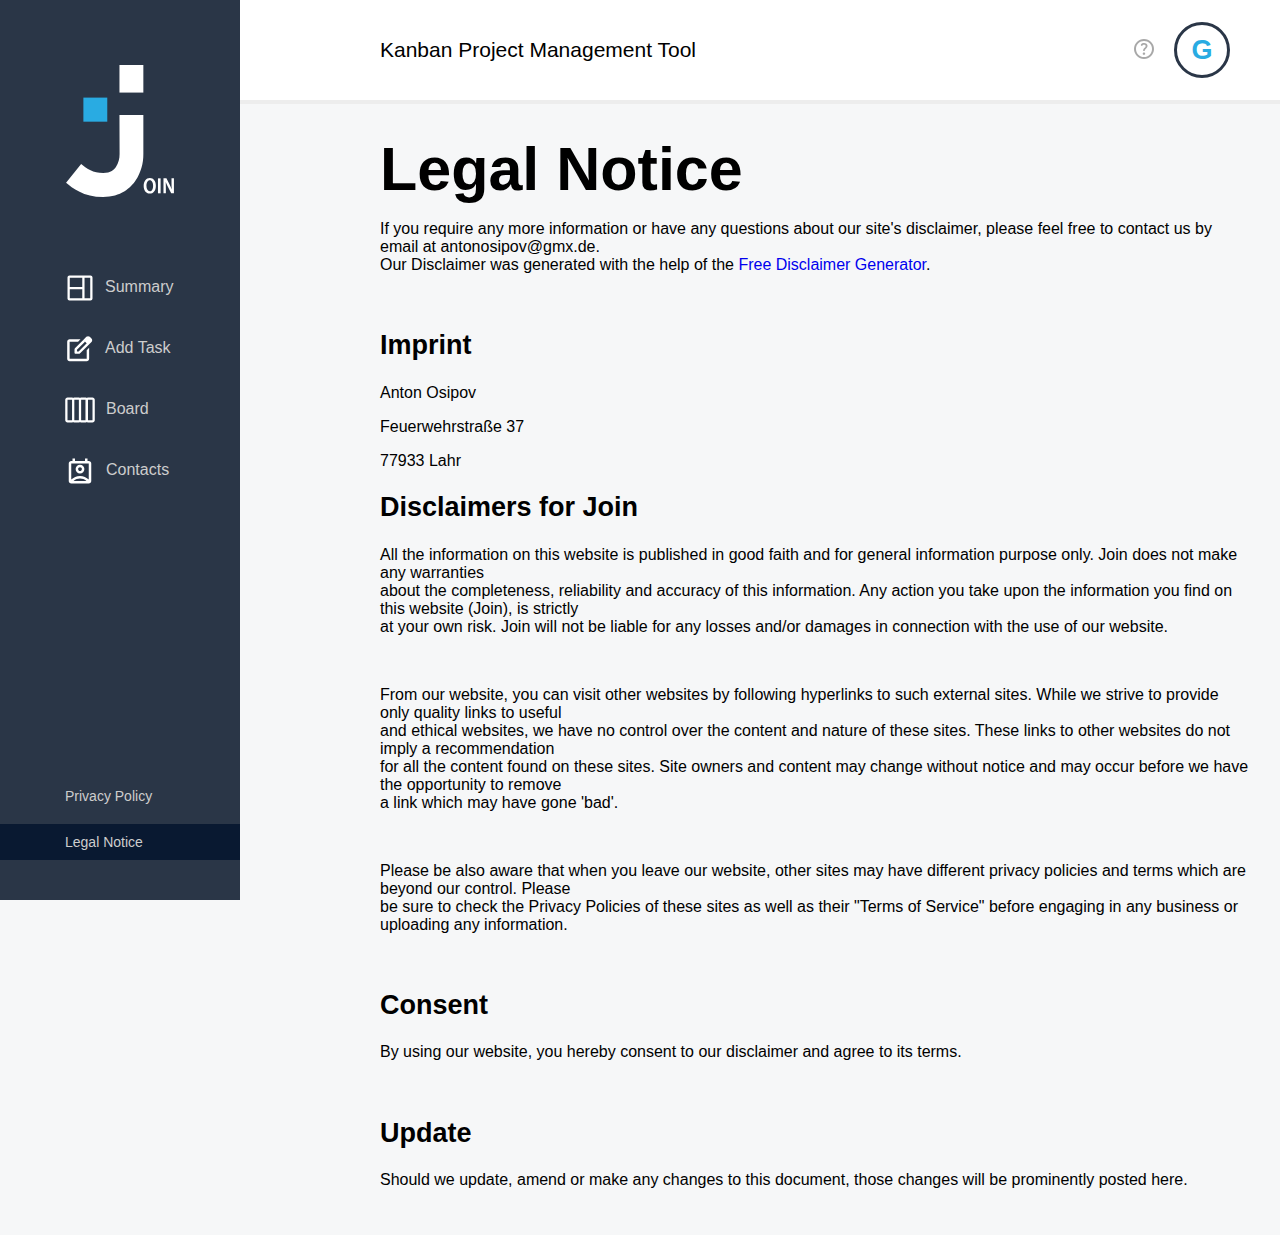
<file: html/legal_notice.html>
<!DOCTYPE html>
<html translate="no">
  <head>
    <meta charset="UTF-8" />
    <meta http-equiv="X-UA-Compatible" content="IE=edge" />
    <meta name="viewport" content="width=device-width, initial-scale=1.0" />
    <title>Legal Notice</title>
    <link rel="shortcut icon" href="../assets/img/Logo for Favicon construction.svg" type="image/x-icon">
    <link rel="stylesheet" href="../style/menuTemplate.css">
    <link rel="stylesheet" href="../style/legal_notice.css">
    <link rel="stylesheet" href="../style/generalclasses.css">
    <link rel="stylesheet" href="../style/contacts.css">
    <link rel="stylesheet" href="../style/create_contacts.css">
    <link rel="stylesheet" href="../style/style_contacts.css">
    <script src="../js/storage.js"></script>
    <script src="../js/menuTemplate.js"></script>
  </head>
  <body onload="generateSideBar().then(showArrow)">
    <div id="content"></div>
    <div class="content-container">
      <div class="title-flex-box"><span class="title">Legal Notice</span><img src="../assets/img/arrow.svg" id="not-visible-arrow" onclick="redirectToSignUp()"></div>
      <p>
        If you require any more information or have any questions about our
        site's disclaimer, please feel free to contact us by email at
        antonosipov@gmx.de.<br> Our Disclaimer was generated with the help of the
        <a href="https://www.disclaimergenerator.net/"
          >Free Disclaimer Generator</a
        >.
      </p>
      <br>
      <h2>Imprint</h2>
      <p>Anton Osipov</p>
      <p>Feuerwehrstraße 37</p>
      <p>77933 Lahr</p>
      <h2>Disclaimers for Join</h2>
      <p>
        All the information on this website is published in good
        faith and for general information purpose only. Join does not make any
        warranties<br> about the completeness, reliability and accuracy of this
        information. Any action you take upon the information you find on this
        website (Join), is strictly <br> at your own risk. Join will not be liable
        for any losses and/or damages in connection with the use of our website.
      </p>
      <br><p>
        From our website, you can visit other websites by following hyperlinks
        to such external sites. While we strive to provide only quality links to
        useful <br> and ethical websites, we have no control over the content and
        nature of these sites. These links to other websites do not imply a
        recommendation <br> for all the content found on these sites. Site owners and
        content may change without notice and may occur before we have the
        opportunity to remove <br> a link which may have gone 'bad'.
      </p>
      <br><p>
        Please be also aware that when you leave our website, other sites may
        have different privacy policies and terms which are beyond our control.
        Please <br> be sure to check the Privacy Policies of these sites as well as
        their "Terms of Service" before engaging in any business or uploading
        any information.
      </p>
      <br><h2>Consent</h2>
      <p>
        By using our website, you hereby consent to our disclaimer and agree to
        its terms.
      </p>
      <br><h2>Update</h2>
      <p>
        Should we update, amend or make any changes to this document, those
        changes will be prominently posted here.
      </p>
    </div>
  </body>
</html>
</file>
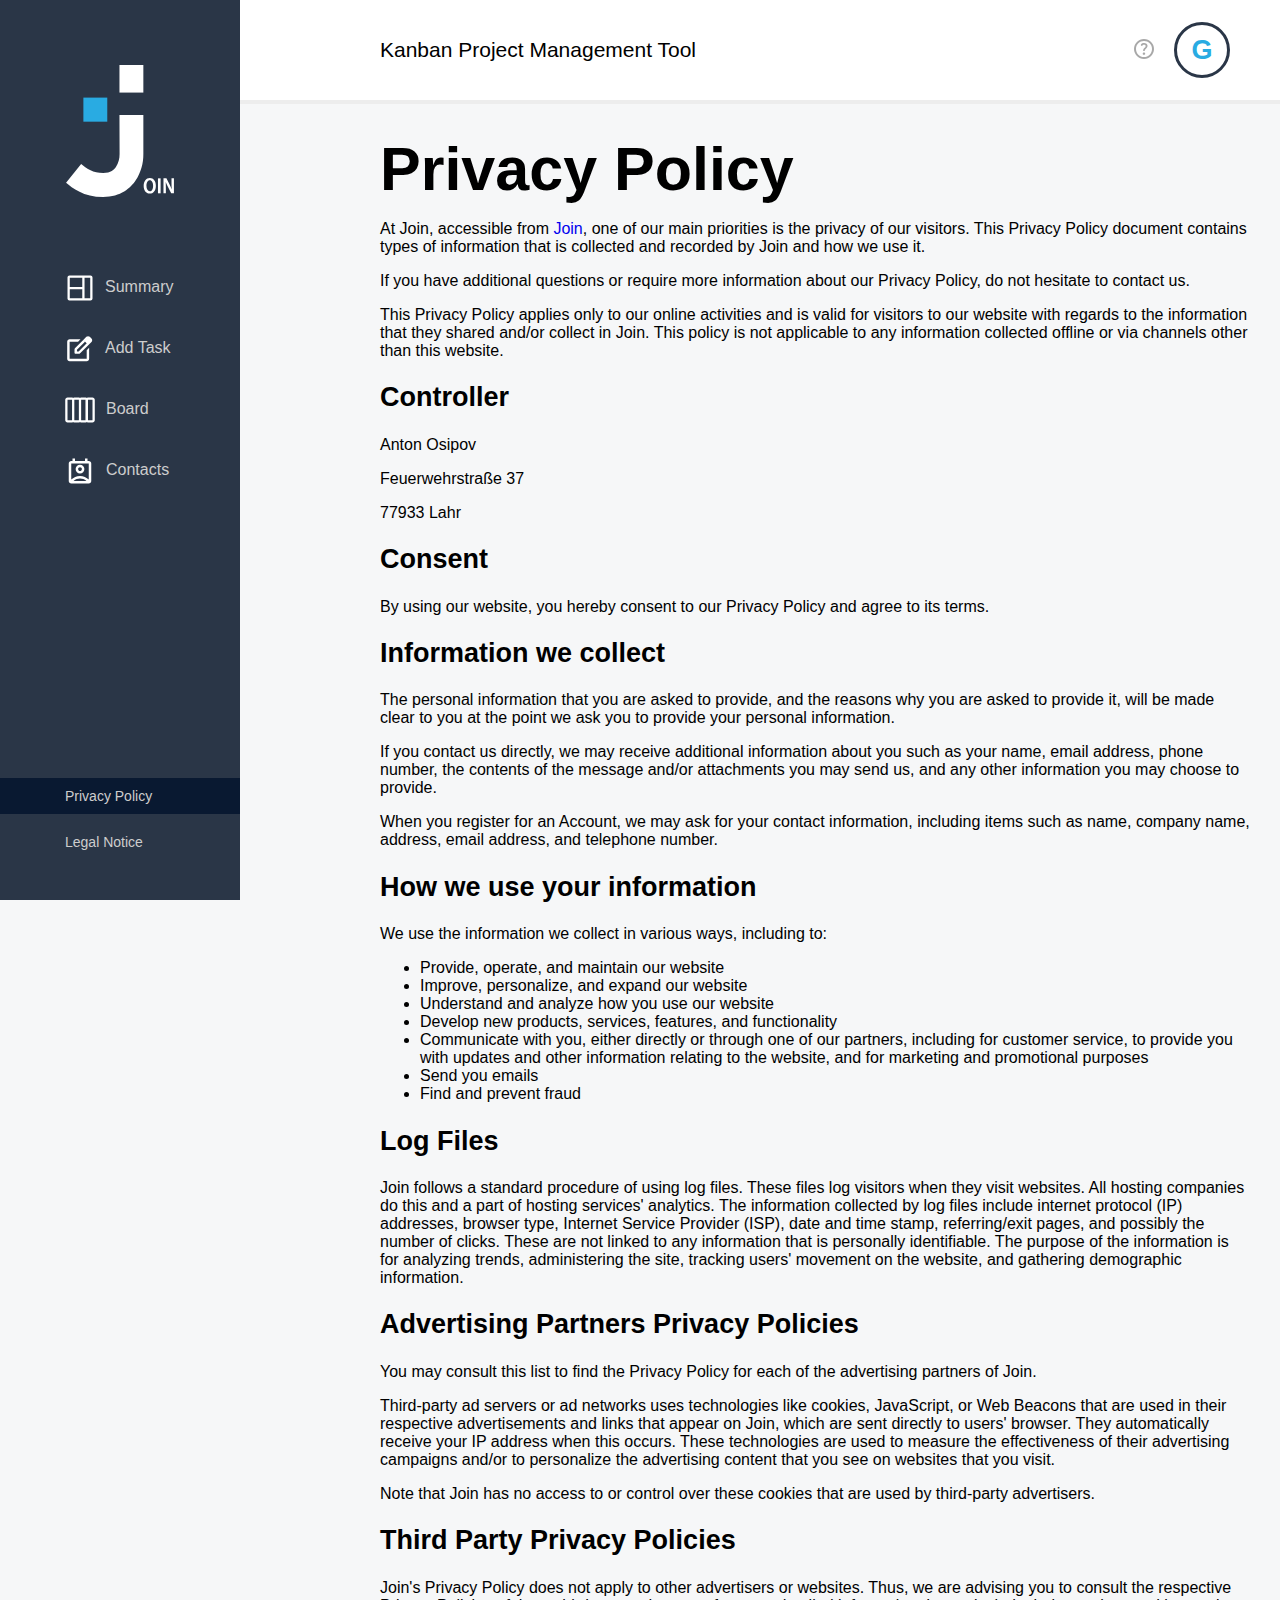
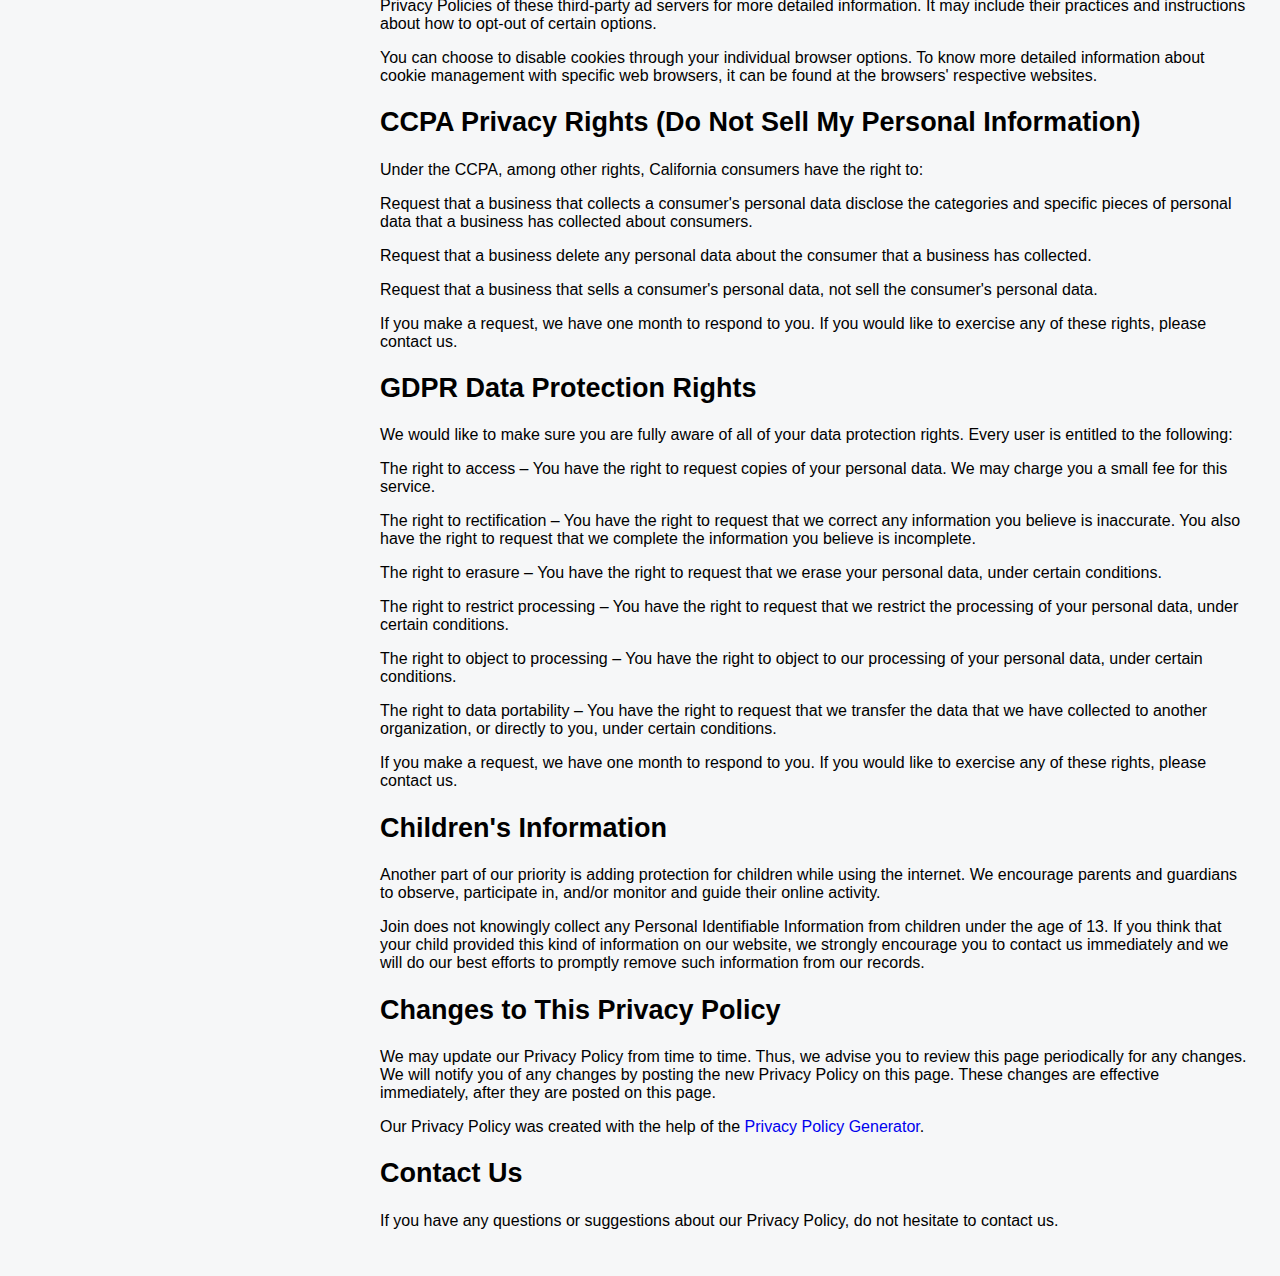
<file: html/privacy_policy.html>
<!DOCTYPE html>
<html translate="no">
  <head>
    <meta charset="UTF-8" />
    <meta http-equiv="X-UA-Compatible" content="IE=edge" />
    <meta name="viewport" content="width=device-width, initial-scale=1.0" />
    <title>Privacy Policy</title>
    <link rel="shortcut icon" href="../assets/img/Logo for Favicon construction.svg" type="image/x-icon">

    <link rel="stylesheet" href="../style/menuTemplate.css">
    <link rel="stylesheet" href="../style/privacy_policy.css">
    <link rel="stylesheet" href="../style/generalclasses.css">
    <link rel="stylesheet" href="../style/contacts.css">
    <link rel="stylesheet" href="../style/create_contacts.css">
    <link rel="stylesheet" href="../style/style_contacts.css">
    <script src="../js/storage.js"></script>
    <script src="../js/menuTemplate.js"></script>
  </head>
  <body onload="generateSideBar().then(showArrow)">
    <div id="content"></div>
    <div class="content-container">
      <div class="title-flex-box"><span class="title">Privacy Policy</span><img src="../assets/img/arrow.svg" id="not-visible-arrow" onclick="redirectToSignUp()"></div>
      <p>
        At Join, accessible from <a href="http://anton-osipov.de/join" title="Join">Join</a>, one of our main priorities is the
        privacy of our visitors. This Privacy Policy document contains types of
        information that is collected and recorded by Join and how we use it.
      </p>
      <p>
        If you have additional questions or require more information about our
        Privacy Policy, do not hesitate to contact us.
      </p>
      <p>
        This Privacy Policy applies only to our online activities and is valid
        for visitors to our website with regards to the information that they
        shared and/or collect in Join. This policy is not applicable to any
        information collected offline or via channels other than this website.
      </p>
      <h2>Controller</h2>
      <p>Anton Osipov</p>
      <p>Feuerwehrstraße 37</p>
      <p>77933 Lahr</p>
      <h2>Consent</h2>
      <p>
        By using our website, you hereby consent to our Privacy Policy and agree
        to its terms.
      </p>
      <h2>Information we collect</h2>
      <p>
        The personal information that you are asked to provide, and the reasons
        why you are asked to provide it, will be made clear to you at the point
        we ask you to provide your personal information.
      </p>
      <p>
        If you contact us directly, we may receive additional information about
        you such as your name, email address, phone number, the contents of the
        message and/or attachments you may send us, and any other information
        you may choose to provide.
      </p>
      <p>
        When you register for an Account, we may ask for your contact
        information, including items such as name, company name, address, email
        address, and telephone number.
      </p>
      <h2>How we use your information</h2>
      <p>We use the information we collect in various ways, including to:</p>
      <ul>
        <li>Provide, operate, and maintain our website</li>
        <li>Improve, personalize, and expand our website</li>
        <li>Understand and analyze how you use our website</li>
        <li>Develop new products, services, features, and functionality</li>
        <li>
          Communicate with you, either directly or through one of our partners,
          including for customer service, to provide you with updates and other
          information relating to the website, and for marketing and promotional
          purposes
        </li>
        <li>Send you emails</li>
        <li>Find and prevent fraud</li>
      </ul>
      <h2>Log Files</h2>
      <p>
        Join follows a standard procedure of using log files. These files log
        visitors when they visit websites. All hosting companies do this and a
        part of hosting services' analytics. The information collected by log
        files include internet protocol (IP) addresses, browser type, Internet
        Service Provider (ISP), date and time stamp, referring/exit pages, and
        possibly the number of clicks. These are not linked to any information
        that is personally identifiable. The purpose of the information is for
        analyzing trends, administering the site, tracking users' movement on
        the website, and gathering demographic information.
      </p>
      <h2>Advertising Partners Privacy Policies</h2>
      <p>
        You may consult this list to find the Privacy Policy for each of the
        advertising partners of Join.
      </p>
      <p>
        Third-party ad servers or ad networks uses technologies like cookies,
        JavaScript, or Web Beacons that are used in their respective
        advertisements and links that appear on Join, which are sent directly to
        users' browser. They automatically receive your IP address when this
        occurs. These technologies are used to measure the effectiveness of
        their advertising campaigns and/or to personalize the advertising
        content that you see on websites that you visit.
      </p>
      <p>
        Note that Join has no access to or control over these cookies that are
        used by third-party advertisers.
      </p>
      <h2>Third Party Privacy Policies</h2>
      <p>
        Join's Privacy Policy does not apply to other advertisers or websites.
        Thus, we are advising you to consult the respective Privacy Policies of
        these third-party ad servers for more detailed information. It may
        include their practices and instructions about how to opt-out of certain
        options.
      </p>
      <p>
        You can choose to disable cookies through your individual browser
        options. To know more detailed information about cookie management with
        specific web browsers, it can be found at the browsers' respective
        websites.
      </p>
      <h2>CCPA Privacy Rights (Do Not Sell My Personal Information)</h2>
      <p>
        Under the CCPA, among other rights, California consumers have the right
        to:
      </p>
      <p>
        Request that a business that collects a consumer's personal data
        disclose the categories and specific pieces of personal data that a
        business has collected about consumers.
      </p>
      <p>
        Request that a business delete any personal data about the consumer that
        a business has collected.
      </p>
      <p>
        Request that a business that sells a consumer's personal data, not sell
        the consumer's personal data.
      </p>
      <p>
        If you make a request, we have one month to respond to you. If you would
        like to exercise any of these rights, please contact us.
      </p>
      <h2>GDPR Data Protection Rights</h2>
      <p>
        We would like to make sure you are fully aware of all of your data
        protection rights. Every user is entitled to the following:
      </p>
      <p>
        The right to access – You have the right to request copies of your
        personal data. We may charge you a small fee for this service.
      </p>
      <p>
        The right to rectification – You have the right to request that we
        correct any information you believe is inaccurate. You also have the
        right to request that we complete the information you believe is
        incomplete.
      </p>
      <p>
        The right to erasure – You have the right to request that we erase your
        personal data, under certain conditions.
      </p>
      <p>
        The right to restrict processing – You have the right to request that we
        restrict the processing of your personal data, under certain conditions.
      </p>
      <p>
        The right to object to processing – You have the right to object to our
        processing of your personal data, under certain conditions.
      </p>
      <p>
        The right to data portability – You have the right to request that we
        transfer the data that we have collected to another organization, or
        directly to you, under certain conditions.
      </p>
      <p>
        If you make a request, we have one month to respond to you. If you would
        like to exercise any of these rights, please contact us.
      </p>
      <h2>Children's Information</h2>
      <p>
        Another part of our priority is adding protection for children while
        using the internet. We encourage parents and guardians to observe,
        participate in, and/or monitor and guide their online activity.
      </p>
      <p>
        Join does not knowingly collect any Personal Identifiable Information
        from children under the age of 13. If you think that your child provided
        this kind  of information on our website, we strongly encourage you to
        contact us immediately and we will do our best efforts to promptly
        remove such information from our records.
      </p>
      <h2>Changes to This Privacy Policy</h2>
      <p>
        We may update our Privacy Policy from time to time. Thus, we advise you
        to review this page periodically for any changes. We will notify you of
        any changes by posting the new Privacy Policy on this page. These
        changes are effective immediately, after they are posted on this page.
      </p>
      <p>
        Our Privacy Policy was created with the help of the
        <a href="https://www.termsfeed.com/privacy-policy-generator/"
          >Privacy Policy Generator</a
        >.
      </p>
      <h2>Contact Us</h2>
      <p>
        If you have any questions or suggestions about our Privacy Policy, do
        not hesitate to contact us.
      </p>
    </div>
  </body>
</html>
</file>
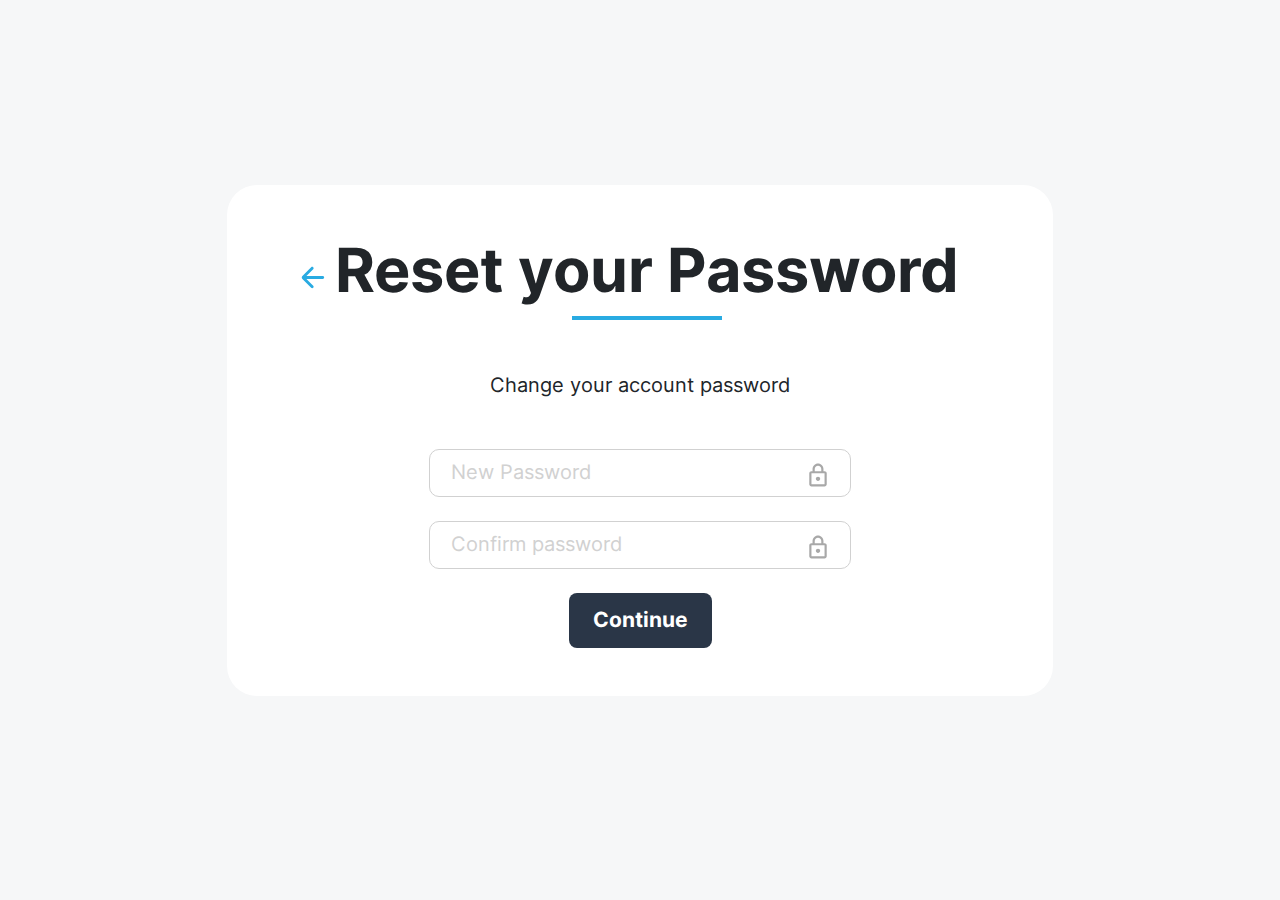
<file: html/resetpassword.html>
<!DOCTYPE html>
<html translate="no">

<head>
    <meta charset="UTF-8">
    <meta name="viewport" content="width=device-width, initial-scale=1.0">
    <link rel="stylesheet" href="../node_modules/bootstrap/dist/css/bootstrap.min.css">
    <link rel="stylesheet" href="../font/fonts.css">
    <link rel="stylesheet" href="../style/log_in.css">
    <link rel="stylesheet" href="../style/generalclasses.css">
    <link rel="shortcut icon" href="../assets/img/Logo for Favicon construction.svg" type="image/x-icon">
    <script src="../js/storage.js"></script>
    <script src="../js/log_in.js"></script>
    <script src="../js/resetpassword.js"></script>
    <title>Reset Your Password</title>
</head>
<body class="background-color-F6F7F8">

    <div id="forgot_password_card" class="content-log-in">
        <div id="forgot_password" class="reset-password">
            <div class="log-in-logo logo-input">
                <div class="forgot-password-logo logo-input">
                    <div class=" arrow-left-line">
                        <a class="" href="forgotmypassword.html">
                            <img src="../assets/img/arrow-left-line.svg">
                        </a>
                    </div>
                    <div class="header-logo">
                        <h1>Reset your Password</h1>
                        <div class="headline-underline"></div>
                    </div>
                </div>
            </div>
            <span>Change your account password</span>
            <form class="forgot-password-form" onsubmit="resetPassword(); return false">
                <div id="password1" class="log-in-input">
                    <input required type="password" class="password-sign-up-bg" id="password1_input" placeholder="New Password" onmouseup="showPasswordIcon('password1')">
                    <div id="input_icon_password1" class="input-icon">
                        <img id="password1_icon" src="../assets/img/lock.svg" alt="">
                    </div>
                    <label for="content">Wrong password Ups! Try again.</label>
                </div>

                <div id="password2" class="log-in-input">
                    <input required type="password" class="password-sign-up-bg" id="password2_input" placeholder="Confirm password" onmouseup="resetWrongEnter('password2'); showPasswordIcon('password2'); showPasswordIcon('password2')">
                    <div id="input_icon_password2" class="input-icon">
                        <img id="password2_icon" src="../assets/img/lock.svg" alt="">
                    </div>
                    <label for="content">Ups! your password don´t match</label>
                </div>

                <div class="submit-btn">
                    <button type="submit" class="reset-password-btn login-btn-filled">Continue</button>
                </div>
            </form>
        </div>
    </div>

    <div id="reset_password_succesfully" class="reset-password-succesfully-container d-none">
        <div class="reset-password-succesfully">
            <span>You reset your password</span>
        </div>
    </div>

</body>
</html>
</file>
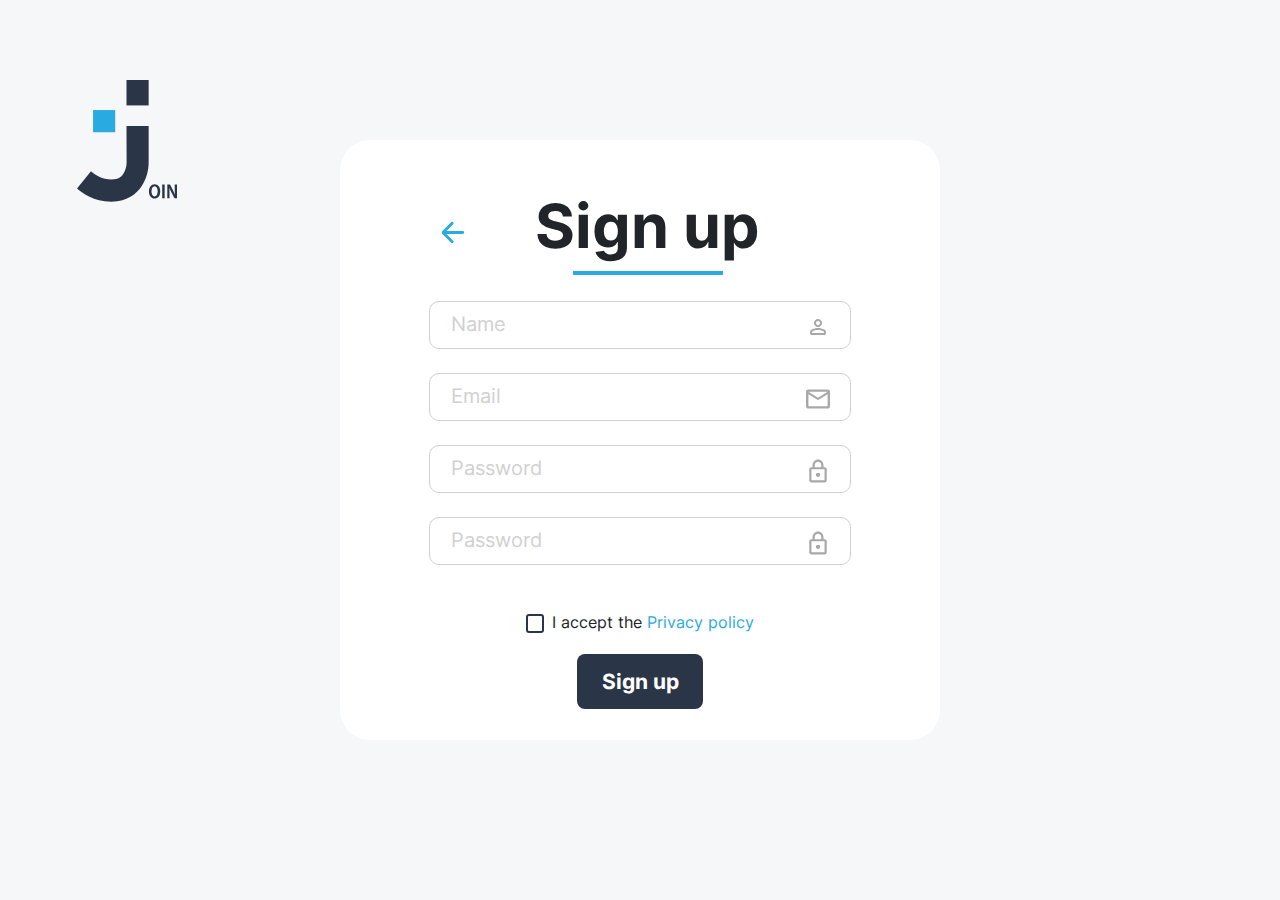
<file: html/signup.html>
<!DOCTYPE html>
<html translate="no">

<head>
    <meta charset="UTF-8">
    <meta name="viewport" content="width=device-width, initial-scale=1.0">
    <link rel="stylesheet" href="../node_modules/bootstrap/dist/css/bootstrap.min.css">
    <link rel="stylesheet" href="../font/fonts.css">
    <link rel="stylesheet" href="../style/log_in.css">
    <link rel="stylesheet" href="../style/generalclasses.css">
    <link rel="shortcut icon" href="../assets/img/Logo for Favicon construction.svg" type="image/x-icon">
    <script src="../js/storage.js"></script>
    <script src="../js/log_in.js"></script>
    <title>Sign up</title>
</head>

<body class="background-color-F6F7F8">

    <div id="startscreen_logo" class="startscreen-logo-side">
        <img id="join_logo" src="../assets/img/Capa1.svg" alt="">
    </div>

    <div class="content-log-in">
        <div id="sign_up" class="sign-up">
            <div class="sign-up-logo logo-input">
                <div class=" arrow-left-line">
                    <a href="../index.html">
                        <img src="../assets/img/arrow-left-line.svg">
                    </a>
                </div>
                <div class="header-logo">
                    <h1>Sign up</h1>
                    <div class="headline-underline"></div>
                </div>
            </div>
            <form class="sign-up-form" onsubmit="signUp(); return false">

                <div id="name" class="log-in-input">
                    <input required type="text" class="name-sign-up-bg" id="name_sign_up" placeholder="Name">
                    <div class="input-icon"><img id="user_icon" src="../assets/img/user_icon.svg" alt=""></div>
                    <label for="content">This name already exists. Please take another one.</label>
                </div>

                <div id="email" class="log-in-input">
                    <input required type="email" class="email-sign-up-bg" id="email_sign_up" placeholder="Email" onmouseup="resetWrongEnter('email')">
                    <div class="input-icon"><img id="email_icon" src="../assets/img/mail.svg" alt=""></div>
                    <label for="content">This email already exists. Please take another one.</label>
                </div>

                <div id="password1" class="log-in-input">
                    <input required type="password" class="password-sign-up-bg" id="password1_input" placeholder="Password" onmouseup="showPasswordIcon('password1')">
                    <div id="input_icon_password1" class="input-icon">
                        <img id="password1_icon" src="../assets/img/lock.svg" alt="">
                    </div>
                    <label for="content">Ups! your password don´t match.</label>
                </div>

                <div id="password2" class="log-in-input">
                    <input required type="password" class="password-sign-up-bg" id="password2_input" placeholder="Password" onmouseup="resetWrongEnter('password2'); showPasswordIcon('password2')">
                    <div id="input_icon_password2" class="input-icon">
                        <img id="password2_icon" src="../assets/img/lock.svg" alt="">
                    </div>
                    <label for="content">Ups! your password don´t match.</label>
                </div>

                <div class="d-flex-around checkbox-container">
                    <div class="checkbox">
                        <div id="checkbox_container">
                            <input id="input_checkbox_none_checked" required type="checkbox" class="form-check-input" onclick="checkBtnSignUp('nonecheck')">
                        </div>
                        <div>

                            <label class="form-check-label" for="exampleCheck1">I accept the <a href="./privacy_policy.html" target="_blank" id="privacy-policy">Privacy policy</a></label>                        
                        </div>
                    </div>                       
                </div>
                <div class="submit-btn">
                    <button id="sign_up_btn" type="submit" class="signup-btn login-btn-filled">Sign up</button>
                </div>
            </form>
        </div>
    </div>
    <div id="sign_up_succesfully" class="sign-up-succesfully-container d-none">
        <div class="sign-up-succesfully">
            <span>You Signed Up successfully</span>
        </div>
    </div>
    <script src="../js/sign_up.js"></script>
</body>

</html>
</file>
<file: font/fonts.css>
/* inter-100 - latin */
@font-face {
    font-display: swap; /* Check https://developer.mozilla.org/en-US/docs/Web/CSS/@font-face/font-display for other options. */
    font-family: 'Inter';
    font-style: normal;
    font-weight: 100;
    src: url('./inter-v12-latin-100.woff2') format('woff2'); /* Chrome 36+, Opera 23+, Firefox 39+, Safari 12+, iOS 10+ */
  }
  /* inter-200 - latin */
  @font-face {
    font-display: swap; /* Check https://developer.mozilla.org/en-US/docs/Web/CSS/@font-face/font-display for other options. */
    font-family: 'Inter';
    font-style: normal;
    font-weight: 200;
    src: url('./inter-v12-latin-200.woff2') format('woff2'); /* Chrome 36+, Opera 23+, Firefox 39+, Safari 12+, iOS 10+ */
  }
  /* inter-300 - latin */
  @font-face {
    font-display: swap; /* Check https://developer.mozilla.org/en-US/docs/Web/CSS/@font-face/font-display for other options. */
    font-family: 'Inter';
    font-style: normal;
    font-weight: 300;
    src: url('./inter-v12-latin-300.woff2') format('woff2'); /* Chrome 36+, Opera 23+, Firefox 39+, Safari 12+, iOS 10+ */
  }
  /* inter-regular - latin */
  @font-face {
    font-display: swap; /* Check https://developer.mozilla.org/en-US/docs/Web/CSS/@font-face/font-display for other options. */
    font-family: 'Inter';
    font-style: normal;
    font-weight: 400;
    src: url('./inter-v12-latin-regular.woff2') format('woff2'); /* Chrome 36+, Opera 23+, Firefox 39+, Safari 12+, iOS 10+ */
  }
  /* inter-500 - latin */
  @font-face {
    font-display: swap; /* Check https://developer.mozilla.org/en-US/docs/Web/CSS/@font-face/font-display for other options. */
    font-family: 'Inter';
    font-style: normal;
    font-weight: 500;
    src: url('./inter-v12-latin-500.woff2') format('woff2'); /* Chrome 36+, Opera 23+, Firefox 39+, Safari 12+, iOS 10+ */
  }
  /* inter-600 - latin */
  @font-face {
    font-display: swap; /* Check https://developer.mozilla.org/en-US/docs/Web/CSS/@font-face/font-display for other options. */
    font-family: 'Inter';
    font-style: normal;
    font-weight: 600;
    src: url('./inter-v12-latin-600.woff2') format('woff2'); /* Chrome 36+, Opera 23+, Firefox 39+, Safari 12+, iOS 10+ */
  }
  /* inter-700 - latin */
  @font-face {
    font-display: swap; /* Check https://developer.mozilla.org/en-US/docs/Web/CSS/@font-face/font-display for other options. */
    font-family: 'Inter';
    font-style: normal;
    font-weight: 700;
    src: url('./inter-v12-latin-700.woff2') format('woff2'); /* Chrome 36+, Opera 23+, Firefox 39+, Safari 12+, iOS 10+ */
  }
  /* inter-800 - latin */
  @font-face {
    font-display: swap; /* Check https://developer.mozilla.org/en-US/docs/Web/CSS/@font-face/font-display for other options. */
    font-family: 'Inter';
    font-style: normal;
    font-weight: 800;
    src: url('./inter-v12-latin-800.woff2') format('woff2'); /* Chrome 36+, Opera 23+, Firefox 39+, Safari 12+, iOS 10+ */
  }
  /* inter-900 - latin */
  @font-face {
    font-display: swap; /* Check https://developer.mozilla.org/en-US/docs/Web/CSS/@font-face/font-display for other options. */
    font-family: 'Inter';
    font-style: normal;
    font-weight: 900;
    src: url('./inter-v12-latin-900.woff2') format('woff2'); /* Chrome 36+, Opera 23+, Firefox 39+, Safari 12+, iOS 10+ */
  }
</file>
<file: style/log_in.css>
body {
    padding: 20px;
}

.header-logo {
    height: 89px;
    display: flex;
    flex-direction: column;
    align-items: center;
    justify-content: center;
}

.headline-underline {
    border-bottom: 4px solid #29ABE2;
    width: 150px !important;
}

#check_btn {
    cursor: pointer;
}

.log-in-form {
    height: 70%;
    display: flex;
    flex-direction: column;
    justify-content: space-between;
}

.rigister-user-login {
    position: absolute;
    top: 67px;
    right: 100px;
    display: flex;
    align-items: center;
    gap: 35px;
}

.startscreen-logo {
    width: 100%;
    height: 100vh;
    position: absolute;
    display: flex;
    justify-content: center;
    align-items: center;
    background-color: #F6F7F8;
    z-index: 1;
}

.startscreen-logo img {
    position: absolute;
    top: calc(50% - (335px / 2));
    left: calc(50% - (274px / 2));
}

.startscreen-logo-side {
    position: absolute;
    top: 80px;
    left: 77px;
    display: flex;
    justify-content: center;
    align-items: center;
    background-color: #F6F7F8;
}

.startscreen-logo-side img {
    width: 100px;
}

@keyframes reduceLogo {
    0% {
        width: 274px;
    }

    100% {
        width: 100px;
        top: 80px;
        left: 77px;
    }
}

@keyframes reduceBackground {
    0% {
        width: 100%;
        height: 100vh;
        background-color: rgb(246, 247, 248);
    }

    50% {
        width: 100%;
        height: 100vh;
        background-color: rgba(246, 247, 248, 30%);
    }

    99% {
        width: 100%;
        height: 100vh;
        background-color: rgba(246, 247, 248, 0%);
    }

    100% {
        width: 0;
        height: 0;
    }
}


.form-control {
    border: 1px solid #E2E2E2 !important;
}

.checkbox input {
    border: 2px solid #2A3647;
    border-radius: 3px !important;
    width: 18px;
    height: 19px;
}

.log-in-input input {
    width: 422px;
    height: 48px;
    outline: none;
    padding: 12px 21px;
    border-radius: 10px;
    border: 1px solid #D1D1D1
}

.log-in-input input::placeholder {
    font-size: 20px;
    color: #D1D1D1;
    opacity: 1;
}

.log-in-input label {
    margin-top: 14px;
    font-size: 13px;
    color: #FFFFFF;
}

.log-in-wrong label {
    color: #FF4057;
}

.log-in-wrong input {
    border: 1px solid #FF4057;
}

.log-in-email-wrong {
    border: 1px solid #FF4057 !important;
}

.input-icon {
    width: 401px;
    display: flex;
    justify-content: flex-end;
    margin-top: -34px;
}

.input-icon img {
    width: 24px;
    height: 24px;
}

.d-flex-around {
    display: flex;
    justify-content: space-around;
}

.d-flex {
    gap: 5px;
}

a {
    text-decoration: none;
    color: #29ABE2;
}

a:hover {
    text-decoration: underline;
}

.content-log-in {
    width: 100%;
    height: clamp(600px, calc(100vh - 60px), calc(100vh - 60px));
    display: flex;
    justify-content: center;
    align-items: center;
}

.log-in {
    display: flex;
    flex-direction: column;
    align-items: center;
    justify-content: space-between;
    background-color: #FFFFFF;
    width: 600px;
    height: 500px;
    padding: 48px 115px;
    border-radius: 30px;
}

.arrow-left-line {
    height: 45px;
    width: 45px !important;
    display: flex;
    justify-content: center;
    align-items: center;
}

.arrow-left-line img {
    cursor: pointer;
    height: 35px;
}

.arrow-left-line img:hover {
    height: 40px;
}

.logo-input {
    display: flex;
    justify-content: center;
    align-items: center;
    text-wrap: nowrap;
}

.forgot-password-logo {
    gap: 20px;
    margin-right: 20px;
}

.mb-3 {
    width: 400px;
    margin-bottom: 0 !important;
}

.submit-btn {
    display: flex;
    gap: 35px;
    justify-content: center;
}

.login-btn {
    width: 110px;
    height: 48px;
}

.login-btn-filled:hover {
    background-color: #29ABE2;
}

.login-guest-btn {
    width: 177px;
    height: 48px;
    background-color: #FFFFFF;
    color: #2A3647;
    border: 1px solid #2A3647;
    border-radius: 8px;
}

.login-guest-btn:hover {
    background-color: #FFFFFF;
    border: 1px solid #29ABE2;
    color: #29ABE2;

}

.login-btn-filled {
    font-weight: 700;
    border: none;
    border-radius: 8px;
    background-color: #2A3647;
    color: #FFFFFF;
}

.sign-up-form {
    height: 391px;
    width: 422px;
    display: flex;
    flex-direction: column;
    align-items: center;
    justify-content: space-between;
}

.sign-up {
    display: flex;
    flex-direction: column;
    align-items: center;
    justify-content: space-between;
    background-color: #FFFFFF;
    width: 600px;
    height: 600px;
    padding: 48px 88px;
    border-radius: 30px;
}

.sign-up-logo {
    gap: 60px;
    margin-right: 90px;
}

.sign-up-succesfully-container {
    position: absolute;
    bottom: 0;
    width: 100%;
    display: flex;
    justify-content: center;
    align-items: flex-start;
}

.sign-up-succesfully {
    display: flex;
    justify-content: center;
    align-items: center;
    width: 312px;
    height: 74px;
    padding: 0px 25px;
    border-radius: 20px;
    border: none;
    background-color: #2A3647;
}

.sign-up-succesfully span {
    font-size: 20px;
    font-weight: 400;
    color: #FFFFFF;
}

@keyframes signUpSuccesfull {
    0% {
        bottom: 0;
    }

    100% {
        bottom: 50vh;
    }
}

.sign-up-login-btn {
    width: 91px;
    height: 49px;
}

.signup-btn {
    width: 126px;
    height: 55px;
    font-size: 21px;
}

.form-check-input {
    width: 16px;
    height: 16px;
}

.input-image {
    width: 16px;
}


.checkbox-container {
    display: flex;
    margin: 20px 0;

}

.checkbox {
    display: flex;
    align-items: center;
    justify-content: center;
    height: 25px;
    width: 231px;
    gap: 8px;
}

.forgot-password-form {
    display: flex;
    flex-direction: column;
    justify-content: space-between;
    align-items: center;
}

.forgot-password {
    display: flex;
    flex-direction: column;
    align-items: center;
    justify-content: space-between;
    background-color: #FFFFFF;
    width: 832px;
    height: 441px;
    padding: 30px 115px;
    border-radius: 30px;
}

.forgot-password-logo {
    gap: 0;
    margin-right: 32px;
}

.forgot-password span {
    font-size: 20px;
    font-weight: 400;
    text-align: center;
}

.forgot-password-btn {
    width: 237px;
    height: 55px;
}

.forgot-password-succesfully-container {
    position: absolute;
    bottom: 0;
    width: 100%;
    display: flex;
    justify-content: center;
    align-items: flex-start;
}

.forgot-password-succesfully {
    display: flex;
    justify-content: center;
    align-items: center;
    gap: 13px;
    width: 388px;
    height: 74px;
    padding: 0px 20px;
    border-radius: 20px;
    border: none;
    background-color: #2A3647;
}

.forgot-password-succesfully img {
    width: 40px;
    height: 40px;
}

.forgot-password-succesfully span {
    font-size: 20px;
    font-weight: 400;
    color: #FFFFFF;
}

.reset-password {
    display: flex;
    flex-direction: column;
    align-items: center;
    justify-content: space-between;
    background-color: #FFFFFF;
    width: 826px;
    height: 511px;
    padding: 48px 88px;
    border-radius: 30px;
}

.reset-password-logo {
    gap: 15px;
    margin-right: 32px;
}

.reset-password span {
    font-size: 20px;
    font-weight: 400;
    text-align: center;
}

.reset-password-btn {
    width: 143px;
    height: 55px;
    font-size: 21px;
    font-weight: 700;
}

.reset-password-succesfully-container {
    position: absolute;
    bottom: 0;
    width: 100%;
    display: flex;
    justify-content: center;
    align-items: flex-start;
}

.reset-password-succesfully {
    display: flex;
    justify-content: center;
    align-items: center;
    width: 278px;
    height: 74px;
    padding: 0px 22px;
    border-radius: 20px;
    border: none;
    background-color: #2A3647;
}

.reset-password-succesfully span {
    font-size: 20px;
    font-weight: 400;
    color: #FFFFFF;
}

@media (max-width: 1000px) {
    h1 {
        font-size: 47px;
    }

    @keyframes reduceLogo {
        0% {
            width: 100px;

        }

        100% {
            width: 64px;
            top: 37px;
            left: 38px;
        }
    }

    @keyframes reduceBackground {
        0% {
            width: 100%;
            height: 100vh;
            background-color: rgb(42, 54, 71);
        }

        50% {
            width: 100%;
            height: 100vh;
            background-color: rgba(42, 54, 71, 30%);
        }

        99% {
            width: 100%;
            height: 100vh;
            background-color: rgba(42, 54, 71, 0%);
        }

        100% {
            width: 0;
            height: 0;
        }
    }

    .log-in {
        width: 60%;
        padding: 32px 0px;
    }

    .log-in-form {
        width: 364px;
        align-items: center;
    }

    .log-in-input {
        width: 90%;
        display: flex;
        flex-direction: column;
        align-items: center;
    }

    .log-in-input input {
        width: 100%;

    }

    .input-icon {
        width: 5%;
        margin-left: 85%;
    }

    .mb-3 {
        width: 90px;
        height: 59px;
        padding: 0 16px;
    }

    .rigister-user-login {
        position: unset;
        justify-content: center;
    }

    .inputfields {
        height: 60%;
        width: 100%;
        display: flex;
        flex-direction: column;
        align-items: center;
    }

    .sign-up-form {
        width: 364px;
        height: 392px;
    }

    .sign-up {
        width: 60%;
        padding: 32px 0px;
    }

    .startscreen-logo-side {
        top: 37px;
        left: 38px;
    }

    .startscreen-logo-side img {
        width: 64px;
    }

    .sign-up-logo {
        gap: 30px;
        margin-right: 45px;
    }

    .forgot-password {
        width: 630px;
        padding: 30px 30px;
    }

    .forgot-password span {
        font-size: 16px;
    }

    .reset-password {
        width: 630px;
        padding: 30px;
    }

}

@media(max-width: 800px) {
    .log-in {
        width: 80%;
    }

    .sign-up {
        width: 80%;
    }
}

@media (max-width: 700px) {

    .log-in {
        height: 500px;
    }
}

@media (max-width: 650px) {

    .log-in {
        height: 560px;
    }

    .header-logo {
        text-wrap: wrap;
        text-align: center;
    }

    .forgot-password {
        width: 95%;
    }

    .reset-password {
        width: 95%;
    }
}

@media (max-width: 500px) {

    .header-logo {
        height: auto;
        text-wrap: wrap;
        text-align: center;
    }

    @keyframes reduceLogo {
        0% {
            width: 100px;

        }

        100% {
            width: 50px;
            top: 10px;
            left: 10px;
        }
    }

    .log-in-form {
        width: 95%;
    }

    .input-icon {
        width: 5%;
        margin-left: 85%;
    }

    .submit-btn {
        flex-direction: column;
        align-items: center;
        width: 100%;
        gap: 10px;
        font-size: 16px !important;
    }

    .d-flex-around {
        flex-direction: column-reverse;
        gap: 10px;
    }

    .login-btn {
        width: 180px;
        height: 51px;
    }

    .login-guest-btn {
        width: 180px;
        height: 51px;
    }

    .sign-up-form {
        width: 90%;
    }

    .startscreen-logo-side {
        top: 10px;
        left: 10px;
    }

    .startscreen-logo-side img {
        width: 50px;
    }

    .log-in {
        width: 90%;
    }

    .sign-up {
        width: 90%;
    }
}

@media (max-width: 400px) {
    @keyframes reduceLogo {
        0% {
            opacity: 1;

        }

        100% {
            opacity: 0;
        }
    }

    @keyframes reduceBackground {
        0% {
            opacity: 1;
        }

        100% {
            opacity: 0;
            display: none;
        }
    }

    .sign-up {
        width: 95%;
    }

    .startscreen-logo-side {
        display: none;
    }
    
    .forgot-password {
        height: 500px;
    }
}
</file>
<file: style/generalclasses.css>
body {
    font-family: 'Inter', sans-serif;
    margin: 0;
}

.width-100 {
    width: 100%;
}

.d-none {
    display: none;
}

.text-center {
    text-align: center;
}

.padding-5 {
    padding: 5px;
}

.padding-left-right-16 {
    padding-left: 16px;
    padding-right: 16px;
}

.padding-left-right-25 {
    padding-left: 25px;
    padding-right: 25px;
}

.background-color-2A3647 {
    background-color: #2A3647 !important;
}

.background-color-F6F7F8 {
    background-color: #F6F7F8 !important;
}

.background-color-D1D1D1 {
    background-color: #D1D1D1 !important;
}

.backgroundColor-29ABE2 {
    background-color: #29ABE2;
}

h1 {
    font-size: 61px;
    font-weight: 700;
}

h2 {
    font-size: 27px;
    font-weight: 700;
}

.fontSize-16-400 {
    font-size: 16px;
    font-weight: 400;
}

.fontSize-16-700 {
    font-size: 16px;
    font-weight: 700;
}

.fontSize-20-400 {
    font-size: 20px;
    font-weight: 400;
}

.fontSize-21-700 {
    font-size: 21px;
    font-weight: 700;
}

.fontSize-27-400 {
    font-size: 27px;
    font-weight: 400;
}

.fontSize-47-500 {
    font-size: 47px;
    font-weight: 500;
}

.fontSize-64-600 {
    font-size: 64px;
    font-weight: 600;
}

.fontSize-64-700 {
    font-size: 64px;
    font-weight: 700;
}

.color-000000 {
    color: #000000;
}

.color-2A3647 {
    color: #2A3647;
}

.color-FFFFFF {
    color: #FFFFFF;
}

.color-29ABE2 {
    color: #29ABE2;
}

.task-navigate-container {
    position: absolute;
    right: 0px;
    top: 0px;
    display: none;
}

@media (max-width: 1000px) {
    h1 {
        font-size: 47px;
    }
}

@media (max-width: 600px) {
    .fontSize-64-600 {
        font-size: 47px;
    }

    .fontSize-16-400 {
        font-size: 14px;
    }

    .fontSize-20-400 {
        font-size: 14px;
    }

    .fontSize-21-700 {
        font-size: 16px;
    }

    .fontSize-47-500 {
        font-size: 36px;
    }

    .fontSize-64-700 {
        font-size: 47px;
    }
}

@media (max-width: 500px) {
    .fontSize-21-700 {
        font-size: 16px;
    }
}

@media (max-width: 1350px) {
    .navigate-tasks-mobile {
        display: block;
    }
}

@media (max-width: 350px) {
    .table-heading {
        margin-left: 25px;
    }
}

@media (max-width: 330px) {
    .table-heading {
        margin-left: 15px;
    }
}
</file>
<file: style/menuTemplate.css>
html {
    background-color: #F6F7F8;
    display: flex;
    justify-content: center;
}

body {
    font-family: 'Inter', sans-serif;
    margin: 0;
    background-color: #F6F7F8;
    overflow-x: hidden;
    width: 100%;
    max-width: 1920px;
    height: 100%;
}

nav {
    background-color: rgb(42, 54, 71);
    position: fixed;
    height: 100%;
    width: 240px;
    display: flex;
    flex-direction: column;
}

.logo {
    padding: 65px;
}

.nav-sub {
    display: flex;
    align-items: center;
    padding: 10px 0px 10px 65px;
    color: rgb(205, 205, 205);
    gap: 10px;
    font-size: 16px;
    margin: 0;
    margin-bottom: 10px;
}

.nav-sub:hover {
    background-color: #2A3D59;
    color: white;
    cursor: pointer;
}

.nav-bottom {
    display: flex;
    flex-direction: column;
    color: rgb(205, 205, 205);
    font-size: 14px;
    margin-bottom: 40px;
    gap: 10px;
}

.nav-bottom-a {
    padding: 10px 0px 10px 65px;
    margin: 0;
    color: rgb(205, 205, 205);
}

.nav-bottom-a:hover {
    color: #29ABE2;
    cursor: pointer;
}

.nav-flex-box {
    display: flex;
    flex-direction: column;
    justify-content: space-between;
    flex: 1;
}

a {
    text-decoration: none;
}

header {
    margin-left: 240px;
    display: flex;
    height: 100px;
    align-items: center;
    justify-content: space-between;
    font-size: 16px;
    border-bottom: 4px solid rgba(0, 0, 0, 0.07);
    background-color: white;
}

.header-text {
    margin-left: 140px;
    font-weight: 500;
    display: flex;
    flex: 1;
    font-size: 21px;
}

.help-icon {
    cursor: pointer;
}

.help-icon:hover {
    width: 25px;
    height: 25px;
}

.header-icons {
    display: flex;
    align-items: center;
    gap: 20px;
}

.group-icon {
    display: flex;
    justify-content: center;
    align-items: center;
    width: 50px;
    height: 50px;
    border-radius: 100%;
    border: 3px solid #2A3647;
    background-color: #FFFFFF;
    margin-right: 50px;
    cursor: pointer;
}

.group-icon:hover {
    background-color: rgba(12, 46, 98, 0.12);
}

.group-icon span {
    text-align: center;
    color: #29ABE2;
    font-size: 27px;
    font-weight: 700;
}

.template-menu-pop-up-bg {
    z-index: 99;
    position: absolute;
    top: 0;
    left: 0;
    right: 0;
    bottom: 0;
    width: 100%;
    height: 100%;
}

.template-menu-pop-up {
    width: 150px;
    height: 158px;
    position: absolute;
    top: 100px;
    right: 10px;
    display: flex;
    flex-direction: column;
    justify-content: center;
    align-items: center;
    background-color: #2A3647;
    padding: 10px;
    border-radius: 20px 0px 20px 20px;
}

.template-menu-pop-up a {
    color: #CDCDCD;
    font-size: 16px;
    font-weight: 400;
    width: 140px;
    height: 46px;
    padding: 8px 16px;
    display: flex;
    justify-content: flex-start;
    align-items: center;

}

.template-menu-pop-up span {
    color: #CDCDCD;
    font-size: 16px;
    font-weight: 400;
    width: 140px;
    height: 46px;
    padding: 8px 16px;
    display: flex;
    justify-content: flex-start;
    align-items: center;

}

/* @media (min-width: 2200px) {
    .header-text {
        margin-left: 10vw;
    }
}

@media (min-width: 3200px) {
    .header-text {
        margin-left: 13vw;
    }
} */
</file>
<file: style/add_task.css>
.addTaskFormClass {
    overflow-y: auto;
    display: flex;
    justify-content: center;
    align-items: center;
    flex-direction: column;
}

.contentSectionAddTask {
    background-color: #F5F5F5;
    overflow-y: auto;
    display: flex;
    justify-content: center;
    align-items: center;
}

.contentSection {
    height: calc(100vh - 100px);
    display: flex;
    justify-content: center;
    align-items: center;
}

.borderline {
    border: 1px solid #D1D1D1;
    margin-right: 50px;
    margin-left: 50px;
}

.title_description_div {
    display: flex;
    width: 100%;
    justify-content: space-between;
}

span {
    font-size: 21px;
    margin-top: 5px;
    margin-bottom: 5px;
}

.d-none {
    display: none;
}

.add-task-background {
    background-color: rgb(9, 25, 49);
}

.add-task-background:hover {
    background-color: rgb(9, 25, 49);
}

.contacts-background {
    background-color: unset;
}

.contacts-background {
    display: flex;
    align-items: center;
    color: rgb(205, 205, 205);
    gap: 10px;
    margin: 0;
}






.header_div h1 {
    font-size: 56px;
    margin-top: 0px;
    margin-bottom: 0;
    width: 100%;
    font-weight: bold;
}

.header_div {
    font-size: 56px;
    margin-top: 0px;
    width: 100%;
}


.header_add_task {
    font-size: 61px;
}

.add_title_section {
    display: flex;
    justify-content: flex-start;
    flex-direction: column;
}

.add_description_section {
    display: flex;
    justify-content: flex-start;
    flex-direction: column;
    margin-bottom: 24px;
}

.assigned_to_section {
    display: flex;
    justify-content: flex-start;
    flex-direction: column;
}

.category_section {
    height: 100px;
    display: flex;
    justify-content: flex-start;
    flex-direction: column;
}

.subtask_section {
    padding-left: 100px;
    display: flex;
    justify-content: flex-start;
    flex-direction: column;
}

.assigned_to_inputfield {
    width: 375px;
    padding-left: 8px;
    height: 36px;
    outline: none;
    border-radius: 10px;
    appearance: none;
    -webkit-appearance: none;
    -moz-appearance: none;
    text-indent: 1px;
    text-overflow: '';
    border: 1px solid #DADADA;
}

#which_assigned_contact {
    background: white url("../assets/img/arrow_drop_down.svg") no-repeat right 10px center;
}

.add_date_section {
    height: 115px;
    display: flex;
    justify-content: flex-start;
    flex-direction: column;
}

::placeholder {
    color: #D1D1D1;
    opacity: 1;
}

.title_inputfield {
    width: 370px;
    height: 36px;
    outline: none;
    padding-left: 8px;
    border-radius: 10px;
    border: 1px solid #DADADA;

}

.description_inputfield {
    width: 370px;
    height: 118px;
    border-radius: 8px;
    outline: none;
    padding-left: 8px;
    border: 1px solid #DADADA;
}

.date_inputfield {
    padding-right: 10px;
    width: 370px;
    height: 36px;
    outline: none;
    padding-left: 8px;
    border-radius: 10px;
    border: 1px solid #DADADA;
}

.add_Prio_section {
    height: 115px;
    display: flex;
    flex-direction: column;
}

.test {
    display: flex;
    justify-content: flex-start;
}

.prio_btn_position {
    display: flex;
    justify-content: flex-start;
    align-items: center;
}

.urgent_prio_btn_characteristics {
    display: flex;
    align-items: center;
    justify-content: center;
    height: 44px;
    width: 112px;
    outline: none;
    border-radius: 10px;
    border: 1px solid #DAD4D2;
    margin-right: 10px;
    background-color: #FFFFFF;
}

.urgent_prio_btn_characteristics_onclick {
    display: flex;
    align-items: center;
    justify-content: center;
    height: 44px;
    width: 112px;
    outline: none;
    border-radius: 10px;
    border: 0px solid #DAD4D2;
    margin-right: 10px;
    background-color: #FF3E01;
    color: #FFFFFF;
}

.urgent_prio_btn_characteristics:hover {
    -webkit-box-shadow: 0px 3px 4px 1px rgba(168, 168, 168, 0.75);
    -moz-box-shadow: 0px 3px 4px 1px rgba(168, 168, 168, 0.75);
    box-shadow: 0px 3px 4px 1px rgba(168, 168, 168, 0.75);
    border: 0px solid #DAD4D2;
}

#urgent_btn {
    display: none;
}

.medium_prio_btn_characteristics {
    display: flex;
    align-items: center;
    justify-content: center;
    height: 44px;
    width: 112px;
    outline: none;
    border-radius: 10px;
    border: 1px solid #DAD4D2;
    margin-right: 10px;
    background-color: #FFFFFF;
}

.medium_prio_btn_characteristics_onclick {
    display: flex;
    align-items: center;
    justify-content: center;
    height: 44px;
    width: 112px;
    outline: none;
    border-radius: 10px;
    border: 0px solid #DAD4D2;
    margin-right: 10px;
    background-color: #FFB62A;
    color: #FFFFFF;
}

.medium_prio_btn_characteristics:hover {
    -webkit-box-shadow: 0px 3px 4px 1px rgba(168, 168, 168, 0.75);
    -moz-box-shadow: 0px 3px 4px 1px rgba(168, 168, 168, 0.75);
    box-shadow: 0px 3px 4px 1px rgba(168, 168, 168, 0.75);
    border: 0px solid #DAD4D2;
}

#medium_btn {
    display: none;
}

.low_prio_btn_characteristics {
    display: flex;
    align-items: center;
    justify-content: center;
    height: 44px;
    width: 112px;
    outline: none;
    border-radius: 10px;
    border: 1px solid #DAD4D2;
    margin-right: 10px;
    background-color: #FFFFFF;
}

.low_prio_btn_characteristics_onclick {
    display: flex;
    align-items: center;
    justify-content: center;
    height: 44px;
    width: 112px;
    outline: none;
    border-radius: 10px;
    border: 0px solid #DAD4D2;
    margin-right: 10px;
    background-color: #7DE32E;
    color: #FFFFFF;
}

.low_prio_btn_characteristics:hover {
    -webkit-box-shadow: 0px 3px 4px 1px rgba(168, 168, 168, 0.75);
    -moz-box-shadow: 0px 3px 4px 1px rgba(168, 168, 168, 0.75);
    box-shadow: 0px 3px 4px 1px rgba(168, 168, 168, 0.75);
    border: 0px solid #DAD4D2;
}

#low_btn {
    display: none;
}

.prio_btn_text_icon {
    display: flex;
    align-items: center;
}

.prio_btn_text_position {
    display: contents;
}

.prio_icon_position {
    margin-left: 5px;
}



.task-container {
    display: flex;
    justify-content: flex-start;
    flex-direction: column;
    border-radius: 30px;
}

#subtaskInput {
    padding-left: 8px;
    border: 1px solid #ccc;
    border-radius: 10px 0 0 10px;
    border-right-color: #ffffff;
}

.subtaskInputfield {
    width: 324px;
    height: 36px;
    outline: none;
    text-indent: 1px;
    appearance: none;
}

.subtaskButton {
    justify-content: center;
    align-items: center;
    display: flex;
    width: 46px;
    height: 36px;
    border: 1px solid #ccc;
    border-left-color: #ffffff;
    background-color: #ffffff;
    border-radius: 0 10px 10px 0;
    border-left: 1px solid #D1D1D1;
}

.subtask_img {
    cursor: pointer;
    height: 20px;
    width: 20px;
}

.subtask_img:hover {
    border-radius: 8px;
    background-color: #DDDEDF;
}

.taskContainerItemsPosition {
    align-items: center;
    display: flex;
    margin-bottom: 10px;
}

button:hover {
    cursor: pointer;
}

.subtask-item:hover .icon {
    display: inline;
}

.subtaskList {
    border-top: none;
    border-bottom-left-radius: 10px;
    border-bottom-right-radius: 10px;
    height: 105px;
    overflow-y: auto;
}

ul {
    padding-left: 1rem;
}

.subtaskList li::before {
    /* Benutzerdefiniertes Aufzählungszeichen */
    margin-right: 0.5em;
    display: flex;
    align-items: center;
}
</file>
<file: style/add_task_responsive.css>
.responsive_formclass {
    margin-left: 240px;
}

@media (max-width: 1200px) {

    .contentSectionAddTask {
        flex-direction: column;
        background-color: #F5F5F5;
        overflow-y: auto;
        display: flex;
        justify-content: center;
        align-items: center;
    }

    .assignedToList {
        width: auto !important;
    }

    .date_Prio_div {
        width: 100%;
    }

    .newCategoryContainer input {
        width: 100% !important;
    }

    .newCategoryContainer {
        width: 100% !important;
    }

    .clear_and_create_task_position {
        display: flex;
        justify-content: center !important;
    }

    .header_div {
        font-size: 56px;
        margin-top: 20px;
        width: 100%;
        margin-bottom: 12px;
    }

    .borderline {
        display: none;
    }

    #addTaskFormClass {
        overflow-y: auto;
        display: block;
        justify-content: center;
        align-items: center;
        flex-direction: column;
        width: 50%;
        height: 700px;
    }

    .responsive_formclass {
        position: absolute;
        top: inherit;
        width: 90%;
        margin-top: -80px;
        flex-direction: column;
        overflow-y: auto;
        display: flex;
    }

    .title_description_div {
        flex-direction: column;
        display: flex;
        width: 100%;
        justify-content: space-between;
    }

    .title_inputfield {
        width: auto;
        height: 36px;
        outline: none;
        padding-left: 8px;
        border-radius: 10px;
        border: 1px solid #DADADA;
    }

    .description_inputfield {
        width: auto;
        height: 118px;
        border-radius: 8px;
        outline: none;
        padding-left: 8px;
        border: 1px solid #DADADA;
    }

    .assigned_to_inputfield {
        width: auto;
        padding-left: 8px;
        height: 36px;
        outline: none;
        border-radius: 10px;
        appearance: none;
        -webkit-appearance: none;
        -moz-appearance: none;
        text-indent: 1px;
        text-overflow: '';
        border: 1px solid #DADADA;
    }

    .mobile-taskcategory {
        -webkit-appearance: none;
        -moz-appearance: none;
        appearance: none;
        outline: none;
        padding: 5px;
        border: 1px solid #ccc;
        border-radius: 4px;
        background-color: #F6F7F8;
        width: 125px;
        display: flex;
        justify-content: center;
        font-size: 14px;
    }

    .mobile-taskcategory:hover {
        background-color: rgb(252, 252, 252);
    }

    .categoryAndSelect {
        width: auto;
        display: flex;
        justify-content: flex-start;
        flex-direction: column;
    }

    .date_inputfield {
        padding-right: 10px;
        width: auto;
        height: 36px;
        outline: none;
        padding-left: 8px;
        border-radius: 10px;
        border: 1px solid #DADADA;
    }

    .urgent_prio_btn_characteristics {
        width: 32%;
        display: flex;
        align-items: center;
        justify-content: center;
        height: 44px;
        outline: none;
        border-radius: 10px;
        border: 1px solid #DAD4D2;
        margin-right: 10px;
        background-color: #FFFFFF;
    }

    .medium_prio_btn_characteristics {
        display: flex;
        align-items: center;
        justify-content: center;
        height: 44px;
        width: 32%;
        outline: none;
        border-radius: 10px;
        border: 1px solid #DAD4D2;
        margin-right: 10px;
        background-color: #FFFFFF;
    }

    .low_prio_btn_characteristics {
        display: flex;
        align-items: center;
        justify-content: center;
        height: 44px;
        width: 32%;
        outline: none;
        border-radius: 10px;
        border: 1px solid #DAD4D2;
        margin-right: 10px;
        background-color: #FFFFFF;
    }

    .subtaskInputfield {
        width: 95%;
        height: 36px;
        outline: none;
        text-indent: 1px;
        appearance: none;
    }

    .urgent_prio_btn_characteristics_onclick {
        width: 32%;
        display: flex;
        align-items: center;
        justify-content: center;
        height: 44px;
        outline: none;
        border-radius: 10px;
        border: 0px solid #DAD4D2;
        margin-right: 10px;
        background-color: #FF3E01;
        color: #FFFFFF;
    }

    .medium_prio_btn_characteristics_onclick {
        width: 32%;
        display: flex;
        align-items: center;
        justify-content: center;
        height: 44px;
        outline: none;
        border-radius: 10px;
        border: 0px solid #DAD4D2;
        margin-right: 10px;
        background-color: #FFB62A;
        color: #FFFFFF;
    }

    .low_prio_btn_characteristics_onclick {
        width: 32%;
        display: flex;
        align-items: center;
        justify-content: center;
        height: 44px;
        outline: none;
        border-radius: 10px;
        border: 0px solid #DAD4D2;
        margin-right: 10px;
        background-color: #7DE32E;
        color: #FFFFFF;
    }

    .title_inputfield {
        margin-bottom: 12px;
        width: auto;
        height: 36px;
        outline: none;
        padding-left: 8px;
        border-radius: 10px;
        border: 1px solid #DADADA;
    }

    .description_inputfield {
        margin-bottom: 12px;
        width: auto;
        height: 118px;
        border-radius: 8px;
        outline: none;
        padding-left: 8px;
        border: 1px solid #DADADA;
    }

    #category {
        cursor: pointer;
        margin-bottom: 12px;
        box-sizing: border-box;
        padding: 5px 10px;
        height: 36px;
        border: 1px solid #D1D1D1;
        border-radius: 10px;
        display: flex;
        align-items: center;
        background: white url("../assets/img/arrow_drop_down.svg") no-repeat right 10px center;
    }

    .add_Prio_section {
        margin-bottom: 12px;
        height: 115px;
        display: flex;
        flex-direction: column;
    }

    .taskContainerItemsPosition {
        align-items: center;
        display: flex;
        margin-bottom: 12px;
    }

    .newCategoryContainer {
        width: 100%;
        display: flex;
    }

    .newCategoryContainer input {
        border-right: none;
        border-top-right-radius: 0px;
        border-bottom-right-radius: 0px;
        padding-right: 0;
        padding-left: 12px;
        width: 95%;
        height: 36px;
        outline: none;
        border-radius: 10px 0px 0px 10px;
        border: 1px solid #DADADA;
    }
}


@media (max-width: 1050px) {

    .header-text {
        margin-left: 0px;
        font-weight: 500;
    }

    .clear_and_create_task_position {
        margin-bottom: 100px;
    }

    .contentSectionAddTask {
        justify-content: start;
    }

    #addTaskFormClass {
        width: 75%;
        margin: 0;
    }

}


@media (max-width: 750px) {
    .header_div h1 {
        font-size: 46px;
        margin-top: 0px;
        margin-bottom: 0;
        width: 100%;
        font-weight: bold;
    }

    .heading {
        margin: 0;
    }

    #addTaskFormClass {
        width: 85%;
    }

    .clear_and_create_task_btn {
        flex-direction: column;
        align-items: center;
        gap: 20px;
    }

    .clear_and_create_task_position {
        display: flex;
        justify-content: center;
    }

    .create_task_button {
        margin-left: 0px;
        margin-bottom: 10px;
    }

}

@media (max-width: 450px) {

    h6 {
        font-size: small;
    }

    .prio_btn_position {
        display: flex;
        justify-content: center;
    }

    .low_prio_btn_characteristics {
        width: 33% !important;
        margin-right: 0px !important;
    }

    .medium_prio_btn_characteristics {
        width: 33% !important;
    }

    .urgent_prio_btn_characteristics {
        width: 33% !important;
    }

    .prio_icon_position {
        height: 18px;
        width: 18px;
    }

    .prio_btn_position {
        display: flex !important;
        justify-content: center !important;
    }
}
</file>
<file: style/create_contacts.css>
.slide-contact-info {
    transform: translate(720px, 0%) !important;
}

@media (max-width: 1320px) {
    .headline-contacts {
        font-size: 50px;
        padding: 30px 10px 30px 30px;
    }

    .subheadline {
        font-size: 24px;
        padding: 30px 0px 30px 10px;
    }

    .big-contact-icon {
        font-size: 40px;
    }

    .name-contact {
        font-size: 40px;
    }
}

@media screen and (max-height: 700px) {
    .headline-contacts {
        font-size: 45px;
        padding: 15px;
    }

    .headline-flex-box {
        margin-top: 0;
    }

    .subheadline {
        padding: 15px;
    }

    .contact-info {
        font-size: 20px;
        margin: 15px 0px 15px 30px;
    }

    .nav-bottom {
        margin-bottom: 10px;
    }
} 

@media (max-width: 1250px) {
    .headline-contacts {
        font-size: 30px;
    }

    .subheadline {
        font-size: 20px;
    }

    .big-contact-icon {
        font-size: 28px;
        width: 90px;
        height: 90px;
    }

    .name-contact {
        font-size: 28px;
    }

    .contact-info {
        font-size: 18px;

    }

    .contact-menu {
        width: 400px;
    }

    .add-button {
        width: 352px;
        margin-left: 10px;
    }

    .headline-flex-box {
        margin-left: 640px;
    }

    .slide-contact-info {
        transform: translate(640px, 0%) !important;
    }

    .overlay-headline {
        margin-bottom: 10px;
    }

    .overlay-buttons {
        display: flex;
        margin-top: 0px;
    }

    .overlay-logo {
        margin-left: 20px;
    }

    .overlay-headline {
        margin-left: 20px;
    }

    .overlay-text {
        margin-left: 20px;
    }

    .dash {
        margin-left: 20px;
    }

    .add-contact-left-container {
        width: 356px;
        height: 400px;
    }

    #overlay-edit-contact {
        width: 800px;
        height: 400px;
    }

    .flex-box-overlay {
        margin-left: 370px;
    }

    .input-fields {
        margin-left: 473px;
    }

    #overlay-add-contact {
        width: 800px;
        height: 400px;
    }

    .over-logo-person {
        width: 90px;
        height: 90px;
    }

    .input {
        width: 240px;
    }

    .person-icon {
        background-position: 230px 4px;
    }

    .email-icon {
        background-position: 230px 4px;
    }

    .phone-icon {
        background-position: 230px 4px;
    }
}

@media (max-width: 1050px) {
    nav {
        height: 80px;
        width: 100%;
        bottom: 0;
        z-index: 2;
        flex-direction: unset;
    }

    header {
        margin-left: 0px;
    }

    .contact-menu {
        margin-left: 0px;
        max-height: calc(100% - 184px);
    }

    .headline-flex-box {
        margin-left: 400px;
    }

    .logo {
        display: none;
    }

    .nav-bottom {
        display: none;
    }

    .flex-box-mobile {
        display: flex;
        gap: 20px;
    }

    .slide-contact-info {
        transform: translate(400px, 0%) !important;
    }

    .nav-sub {
        flex-direction: column;
        flex: 1;
        padding: 10px;
        border-radius: 20px;
        margin: 0;
    }

    .contacts-background {
        padding: 10px;
        flex: 1;
        flex-direction: column;
    }

    .logo-mobile {
        background-image: url('../assets/img/Logo for Favicon.png');
        height: 100px;
        width: 100px;
        background-repeat: no-repeat;
        background-position: center;
    }

}

@media (max-width: 850px) {
    .contact-menu {
        width: 320px;
    }

    .add-button {
        width: 276px;
        margin-left: 8px;
        font-size: 18px;
    }

    .new-contact-box {
        width: 276px;
    }

    .small-contact-icon {
        width: 30px;
        height: 30px;
        font-size: 14px;
    }

    .slide-contact-info {
        transform: translate(320px, 0%) !important;
    }

    .name {
        font-size: 14px;
    }

    .email {
        font-size: 14px;
    }

    .separate-contacts {
        width: 240px;
    }

    .first-letter {
        margin-right: 202px;
    }

    .headline-flex-box {
        margin-left: 320px;
    }

    #overlay-add-contact {
        width: 500px;
        height: 650px;
        display: flex;
        flex-direction: column;
        z-index: 2;
    }

    .add-contact-left-container {
        width: 100%;
        height: 300px;
        border-top-right-radius: 30px;
        border-bottom-left-radius: 0;
        position: static;
    }

    .input-fields {
        margin-left: 0;
        margin-top: 0;
        padding-left: 120px;
        margin-top: 70px;
    }

    #overlay-edit-contact {
        width: 500px;
        height: 650px;
        display: flex;
        flex-direction: column;
        z-index: 2;
    }

    .flex-box-overlay {
        height: auto;
        margin: 0;
        left: 210px;
        top: 255px;
    }

    .close-button {
        background-image: url(../assets/img/close-white.svg);
        background-repeat: no-repeat;
        background-position: center;
        border-radius: unset;
        right: 20px;
        top: 20px;
        border-radius: 50%;
    }

    .close-button img {
        display: none;
    }

    .close-button:hover {
        background-color: #29ABE2;
    }

    .overlay-buttons {
        margin-top: 20px;
        gap: 10px;
    }

    .create-button {
        margin-left: 30px;
    }
}

@media (max-width: 750px) {
    #contacts-box {
        display: none;
    }

    .flex-box-contacts {
        display: flex;
        justify-content: center;
    }

    .header-text {
        display: none;
    }

    .add-button {
        display: none;
    }

    .button-background {
        display: none;
    }

    .slide-contact-info {
        transform: translate(0, 0%) !important;
    }

    #add-button-mobile {
        background-image: url(../assets/img/mobile-person-icon.svg);
        background-repeat: no-repeat;
        width: 64px;
        height: 64px;
        position: absolute;
        bottom: 90px;
        right: 30%;
        cursor: pointer;
    }

    .new-contact-box {
        width: 260px;
    }

    .separate-contacts {
        width: 270px;
    }

    .first-letter {
        margin-right: 186px;
    }

    .headline-flex-box {
        margin-left: 0;
    }

    #show-contact {
        margin-left: 0;
    }

    .arrow {
        display: block;
    }
}

@media (max-width: 550px) {
    #overlay-add-contact {
        width: 334px;
    }

    .overlay-text {
        font-size: 22px;
    }

    .input-fields {
        padding-left: 30px;
    }

    .flex-box-overlay {
        left: 124px;
    }
    
    #overlay-edit-contact {
        width: 334px;
    }

    .flex-box-mobile {
        gap: 5px;
    }

    .nav-sub {
        padding: 10px 5px 10px 5px;
    }

    .create-button {
        margin: 0;
    }

    #add-button-mobile {
        right: 23%;
    }

    .overlay-buttons {
        gap: 9px;
    }

    .cancel-button {
        width: 92px;
        background-position: 83px 18px;
    }

    .cancel-button:hover {
        background-position: 77px 12px;
    }

    .big-contact-icon {
        width: 70px;
        height: 70px;
    }

    .name-contact {
        font-size: 22px;
    }
}
</file>
<file: style/style_contacts.css>
@media (max-width: 450px) {

    .headline-flex-box {
        flex-direction: column;
        align-items: flex-start;
    }

    .headline-contacts {
        display: flex;
        gap: 146px;
        padding: 0 10px;
    }

    .subheadline {
        padding: 0 10px;
        margin: 5px 0px 8px 0px;
    }

    .separator {
        display: none;
    }

    .separator-mobile {
        display: block;
        width: 90px;
        border: 3px solid rgba(0, 0, 0, 0.1);
        background-color: #29ABE2;
        border-radius: 4px;
        margin-left: 10px;
        margin-bottom: 40px;
    }

    .arrow {
        display: none;
    }

    .arrow-mobile {
        display: block;
        cursor: pointer;
    }

    .contact-info {
        margin: 20px 0px 20px 10px;
    }

    .email-headline {
        margin-left: 10px;
    }

    .margin-left {
        margin-left: 10px;
    }

    .big-contact-icon {
        width: 65px;
        height: 65px;
        margin-right: 10px;
    }

    .name-contact {
        font-weight: 600;
        font-size: 19px;
    }

    .edit-image {
        margin-right: 0;
    }

    #add-button-mobile {
        right: 17%;
    }

    @media (max-width: 400px) {
        #add-button-mobile {
            right: 14%;
        }
    }
}

@media (max-width: 345px) {
    .flex-box-mobile {
        gap: 0;
    }

    .nav-sub {
        font-size: 13px;
    }

    .separate-contacts {
        width: 240px;
    }

    .nav-sub {
        padding: 7px 5px 10px 5px;
    }
}

@media (max-width: 340px) {
    #overlay-add-contact {
        width: 275px;
    }

    .overlay-headline {
        font-size: 40px;
    }

    .overlay-text {
        font-size: 18px;
    }

    .input-fields {
        padding-left: 2px;
    }

    .flex-box-overlay {
        left: 94px;
    }

    .buttons-margin-left {
        margin-left: 40px !important;
    }

    #overlay-edit-contact {
        width: 275px;
    }

    .overlay-buttons {
        margin-left: 4px;
    }
}

@media screen and (max-height: 500px) and (orientation: landscape) {
    #contacts-box {
        display: none;
    }

    .flex-box-contacts {
        display: flex;
        justify-content: center;
    }

    .header-text {
        display: none;
    }

    .add-button {
        display: none;
    }

    .button-background {
        display: none;
    }

    #add-button-mobile {
        background-image: url(../assets/img/mobile-person-icon.svg);
        background-repeat: no-repeat;
        width: 64px;
        height: 64px;
        position: absolute;
        bottom: 90px;
        right: 30%;
        cursor: pointer;
    }

    .new-contact-box {
        width: 260px;
    }

    .separate-contacts {
        width: 270px;
    }

    .first-letter {
        margin-right: 186px;
    }

    .headline-flex-box {
        margin-left: 0;
    }

    #show-contact {
        margin-left: 0;
    }

    .arrow {
        display: block;
    }

    header {
        position: absolute;
        width: 100%;
    }
}

@media screen and (max-height: 650px) {
    .contact-menu {
        max-height: 72%;
    }
}

@media screen and (max-height: 600px) and (max-width: 950px) {
    .landscape-flex {
        display: flex;
    }

    .overlay-headline {
        margin-bottom: 10px;
    }

    .overlay-buttons {
        display: flex;
        margin-top: 0px;
        gap: 10px;
    }

    .overlay-logo {
        margin-left: 20px;
    }

    .overlay-headline {
        margin-left: 20px;
        font-size: 30px;
    }

    .overlay-text {
        margin-left: 20px;
        font-size: 22px;
    }

    .dash {
        margin-left: 20px;
    }

    .flex-box-overlay {
        top: 126px;
        left: 246px;
        margin: 0;
    }

    .add-contact-left-container {
        width: 215px;
        height: 350px;
        border-bottom-left-radius: 30px;
        border-top-right-radius: 0;
        position: fixed;
    }

    #overlay-edit-contact {
        width: 600px;
        height: 350px;
        flex-direction: row;
    }

    #overlay-add-contact {
        width: 600px;
        height: 350px;
        flex-direction: row;
    }

    .over-logo-person {
        width: 70px;
        height: 70px;
    }

    .input {
        width: 200px;
    }

    .person-icon {
        background-position: 197px 4px;
    }

    .email-icon {
        background-position: 197px 4px;
    }

    .phone-icon {
        background-position: 197px 4px;
    }

    .close-button {
        background-image: url(../assets/img/close.svg);
        background-repeat: no-repeat;
        background-position: 8px 10px;
    }

    .cancel-button {
        display: none;
    }

    .arrow-mobile {
        display: block;
        position: absolute;
        right: 10%;
        top: 30%;
    }

    .big-contact-icon {
        width: 60px;
        height: 60px;
    }

    .flex-box {
        margin-top: 25px;
    }

    .contact-menu {
        max-height: 79%;
    }

    .input-fields {
        margin-left: 227px;
        margin-top: 50px;
    }

    .close-button {
        top: 0;
        right: 0;
    }

    .save-button {
        padding: 10px 10px 10px 10px;
    }

    .overlay-buttons {
        margin-top: 29px;
    }

    @media screen and (max-height:600px) and (min-width: 850px) {
        .input-fields {
            margin-left: 340px;
        }

        .flex-box-overlay {
            height: auto;
        }
    }
}
</file>
<file: style/create_task.css>
::-webkit-scrollbar {
    width: 10px;
    background-color: transparent;
}


::-webkit-scrollbar-thumb {
    border-radius: 10px;
    -webkit-box-shadow: inset 0 0 6px rgba(0, 0, 0, 0.3);
    background-color: #A8A8A8;
}




.write_category_notification {
    text-align: center;
    display: none;
    position: absolute;
    top: 20px;
    left: 50%;
    transform: translateX(-50%);
    background-color: #f1f1f1;
    color: black;
    padding: 15px;
    border-radius: 5px;
    box-shadow: 0 0 10px rgba(0, 0, 0, 0.1);
    opacity: 0;
    transition: opacity 0.5s;
}

.write_category_notification button {
    background: #007BFF;
    color: white;
    border: none;
    padding: 10px 20px;
    text-align: center;
    text-decoration: none;
    display: inline-block;
    font-size: 16px;
    margin: 4px 2px;
    cursor: pointer;
    border-radius: 5px;
}

.category_notification {
    text-align: center;
    display: none;
    position: absolute;
    top: 20px;
    left: 50%;
    transform: translateX(-50%);
    background-color: #f1f1f1;
    color: black;
    padding: 15px;
    border-radius: 5px;
    box-shadow: 0 0 10px rgba(0, 0, 0, 0.1);
    opacity: 0;
    transition: opacity 0.5s;
}

.category_notification button {
    background: #007BFF;
    color: white;
    border: none;
    padding: 10px 20px;
    text-align: center;
    text-decoration: none;
    display: inline-block;
    font-size: 16px;
    margin: 4px 2px;
    cursor: pointer;
    border-radius: 5px;
}

.board_select_category_notification {
    text-align: center;
    display: none;
    position: absolute;
    top: 20px;
    left: 50%;
    transform: translateX(-50%);
    background-color: #f1f1f1;
    color: black;
    padding: 15px;
    border-radius: 5px;
    box-shadow: 0 0 10px rgba(0, 0, 0, 0.1);
    opacity: 0;
    transition: opacity 0.5s;
}

.board_select_category_notification button {
    background: #007BFF;
    color: white;
    border: none;
    padding: 10px 20px;
    text-align: center;
    text-decoration: none;
    display: inline-block;
    font-size: 16px;
    margin: 4px 2px;
    cursor: pointer;
    border-radius: 5px;
}

.select_category_notification {
    text-align: center;
    display: none;
    position: absolute;
    top: 20px;
    left: 50%;
    transform: translateX(-50%);
    background-color: #f1f1f1;
    color: black;
    padding: 15px;
    border-radius: 5px;
    box-shadow: 0 0 10px rgba(0, 0, 0, 0.1);
    opacity: 0;
    transition: opacity 0.5s;
}

.select_category_notification button {
    background: #007BFF;
    color: white;
    border: none;
    padding: 10px 20px;
    text-align: center;
    text-decoration: none;
    display: inline-block;
    font-size: 16px;
    margin: 4px 2px;
    cursor: pointer;
    border-radius: 5px;
}

.confirm_category_notification {
    text-align: center;
    display: none;
    position: absolute;
    top: 20px;
    left: 50%;
    transform: translateX(-50%);
    background-color: #f1f1f1;
    color: black;
    padding: 15px;
    border-radius: 5px;
    box-shadow: 0 0 10px rgba(0, 0, 0, 0.1);
    opacity: 0;
    transition: opacity 0.5s;
}

.confirm_category_notification button {
    background: #007BFF;
    color: white;
    border: none;
    padding: 10px 20px;
    text-align: center;
    text-decoration: none;
    display: inline-block;
    font-size: 16px;
    margin: 4px 2px;
    cursor: pointer;
    border-radius: 5px;
}

.prio_notification {
    text-align: center;
    display: none;
    position: absolute;
    top: 20px;
    left: 50%;
    transform: translateX(-50%);
    background-color: #f1f1f1;
    color: black;
    padding: 15px;
    border-radius: 5px;
    box-shadow: 0 0 10px rgba(0, 0, 0, 0.1);
    opacity: 0;
    transition: opacity 0.5s;
}

.prio_notification button {
    background: #007BFF;
    color: white;
    border: none;
    padding: 10px 20px;
    text-align: center;
    text-decoration: none;
    display: inline-block;
    font-size: 16px;
    margin: 4px 2px;
    cursor: pointer;
    border-radius: 5px;
}

.board_confirm_category_notification {
    text-align: center;
    display: none;
    position: absolute;
    top: 20px;
    left: 50%;
    transform: translateX(-50%);
    background-color: #f1f1f1;
    color: black;
    padding: 15px;
    border-radius: 5px;
    box-shadow: 0 0 10px rgba(0, 0, 0, 0.1);
    opacity: 0;
    transition: opacity 0.5s;
}

.board_confirm_category_notification button {
    background: #007BFF;
    color: white;
    border: none;
    padding: 10px 20px;
    text-align: center;
    text-decoration: none;
    display: inline-block;
    font-size: 16px;
    margin: 4px 2px;
    cursor: pointer;
    border-radius: 5px;
}

.board_category_color_notification {
    text-align: center;
    display: none;
    position: absolute;
    top: 20px;
    left: 50%;
    transform: translateX(-50%);
    background-color: #f1f1f1;
    color: black;
    padding: 15px;
    border-radius: 5px;
    box-shadow: 0 0 10px rgba(0, 0, 0, 0.1);
    opacity: 0;
    transition: opacity 0.5s;
}

.board_category_color_notification button {
    background: #007BFF;
    color: white;
    border: none;
    padding: 10px 20px;
    text-align: center;
    text-decoration: none;
    display: inline-block;
    font-size: 16px;
    margin: 4px 2px;
    cursor: pointer;
    border-radius: 5px;
}

.category_notification {
    text-align: center;
    display: none;
    position: absolute;
    top: 20px;
    left: 50%;
    transform: translateX(-50%);
    background-color: #f1f1f1;
    color: black;
    padding: 15px;
    border-radius: 5px;
    box-shadow: 0 0 10px rgba(0, 0, 0, 0.1);
    opacity: 0;
    transition: opacity 0.5s;
}

.category_notification button {
    background: #007BFF;
    color: white;
    border: none;
    padding: 10px 20px;
    text-align: center;
    text-decoration: none;
    display: inline-block;
    font-size: 16px;
    margin: 4px 2px;
    cursor: pointer;
    border-radius: 5px;
}

.description_notification {
    text-align: center;
    display: none;
    position: absolute;
    top: 20px;
    left: 50%;
    transform: translateX(-50%);
    background-color: #f1f1f1;
    color: black;
    padding: 15px;
    border-radius: 5px;
    box-shadow: 0 0 10px rgba(0, 0, 0, 0.1);
    opacity: 0;
    transition: opacity 0.5s;
}

.description_notification button {
    background: #007BFF;
    color: white;
    border: none;
    padding: 10px 20px;
    text-align: center;
    text-decoration: none;
    display: inline-block;
    font-size: 16px;
    margin: 4px 2px;
    cursor: pointer;
    border-radius: 5px;
}

.date_notification {
    text-align: center;
    display: none;
    position: absolute;
    top: 20px;
    left: 50%;
    transform: translateX(-50%);
    background-color: #f1f1f1;
    color: black;
    padding: 15px;
    border-radius: 5px;
    box-shadow: 0 0 10px rgba(0, 0, 0, 0.1);
    opacity: 0;
    transition: opacity 0.5s;
}

.date_notification button {
    background: #007BFF;
    color: white;
    border: none;
    padding: 10px 20px;
    text-align: center;
    text-decoration: none;
    display: inline-block;
    font-size: 16px;
    margin: 4px 2px;
    cursor: pointer;
    border-radius: 5px;
}

.category_color_notification {
    text-align: center;
    display: none;
    position: absolute;
    top: 20px;
    left: 50%;
    transform: translateX(-50%);
    background-color: #f1f1f1;
    color: black;
    padding: 15px;
    border-radius: 5px;
    box-shadow: 0 0 10px rgba(0, 0, 0, 0.1);
    opacity: 0;
    transition: opacity 0.5s;
}

.category_color_notification button {
    background: #007BFF;
    color: white;
    border: none;
    padding: 10px 20px;
    text-align: center;
    text-decoration: none;
    display: inline-block;
    font-size: 16px;
    margin: 4px 2px;
    cursor: pointer;
    border-radius: 5px;
}

.show_final_notification {
    text-align: center;
    display: none;
    position: relative;
    flex-direction: column;
    top: 102px;
    left: 50%;
    transform: translateX(-50%);
    background-color: #F5F5F5;
    color: black;
    border-radius: 22px;
    box-shadow: 0 0 10px rgba(0, 0, 0, 0.1);
    opacity: 0;
    transition: opacity 0.5s;
}

.show_final_notification button {
    background: #007BFF;
    color: white;
    border: none;
    padding: 10px 20px;
    text-align: center;
    text-decoration: none;
    display: inline-block;
    font-size: 16px;
    margin: 4px 2px;
    cursor: pointer;
    border-radius: 5px;
}


.show_final_notification_background {
    display: none;
    position: fixed;
    top: 0;
    left: 0;
    width: 100%;
    height: 100%;
    z-index: 999;
    background-color: rgba(0, 0, 0, 0.5);
    align-items: center;
    justify-content: center;
    opacity: 0;
    transition: opacity 0.5s;
}

.show_final_notification_div {
    align-items: flex-start;
    height: 100%;
    width: 100%;
    display: flex;
}

.task_added {
    cursor: pointer;
}

.noteWindow {
    align-items: center;
    justify-content: center;
    top: 0%;
    display: flex;
    position: absolute;
    height: 15%;
    width: 100%;
    z-index: 2;
}

.idk p {
    display: flex;
    align-items: center;
    margin-bottom: 0px;
    margin-right: 5px;
    margin-left: 5px;
}
</file>
<file: style/add_task_form.css>
.subtask-item {
    align-items: center;
    justify-content: flex-start;
    display: flex;
    margin: 5px;
}

.subtask-item input {
    margin-right: 5px;
    height: 36px;
    outline: none;
    padding-left: 8px;
    border-radius: 10px;
    border: 1px solid #DADADA;
    font-family: inherit;
    font-size: inherit;
    line-height: inherit;
}

.addSubTaskIcons {
    margin-left: 5px;
    height: 24px;
    width: 24px;
    object-fit: cover;
}

.pencil_icon_div {
    width: 36px;
    height: 30px;
    margin-left: 10px;
}

.delete_icon_div {
    width: 36px;
    height: 30px;
    border-radius: 10px;
}

.delete_icon_div:hover {
    border: 1px solid #ccc;
    border-radius: 10px
}

.pencil_icon_div:hover {
    border: 1px solid #ccc;
    border-radius: 10px;
}

.clear_and_create_task_position {
    width: 100%;
    display: flex;
    justify-content: end;
    padding: 0px;
    gap: 25px;
    padding-bottom: 30px;
    padding-right: 5px;
}

.clear_and_create_task_btn {
    display: flex;
    justify-content: center;
}

.clear_button {
    background: white;
    box-sizing: border-box;
    display: flex;
    justify-content: center;
    align-items: center;
    padding: 18px 10px;
    gap: 10px;
    width: 136px;
    height: 55px;
    border: 1px solid #2A3647;
    border-radius: 10px;
    transition: ease-in-out 125ms;
    margin-right: 5px;
}

.clear_button:hover {
    cursor: pointer;
    color: rgb(83, 168, 223);
    border: 1.5px solid rgb(83, 168, 223);
    transform: scale(1.02);
    box-shadow: 0px 3px 6px rgb(190, 190, 190);
    transition: ease-in-out 125ms;
}

.create_task_button {
    display: flex;
    justify-content: center;
    align-items: center;
    padding: 18px 15px;
    gap: 10px;
    font-weight: 700;
    color: #FFFFFF;
    width: 187px;
    height: 55px;
    background: #2A3647;
    border: none;
    border-radius: 10px;
    transition: ease-in-out 125ms;
    margin-left: 5px;
}

.create_task_button:hover {
    cursor: pointer;
    background-color: rgb(83, 168, 223);
    transform: scale(1.02);
    box-shadow: 0px 3px 6px rgb(190, 190, 190);
    transition: ease-in-out 125ms;
}

.date_input_wrapper {
    position: relative;
}

.calendar_icon {
    position: absolute;
    right: 10px;
    top: 50%;
    transform: translateY(-50%);
    cursor: pointer;
}

.categoryAndSelect {
    width: auto;
    display: flex;
    justify-content: flex-start;
    flex-direction: column;
}

.assignedToList {
    margin-top: 5px;
    margin-right: 5px;
    margin-left: 5px;
    display: flex;
    flex-wrap: wrap;
    max-height: 44px;
    overflow-y: auto;
    width: 375px;
}

.assigneeContainer {
    cursor: pointer;
    color: white;
    height: 40px;
    width: 40px;
    border-radius: 100%;
    margin: 2px;
    display: flex;
    justify-content: center;
    align-items: center;
    transition: ease-in-out 125ms;
}

.assigneeContainer:hover {
    cursor: pointer;
    transform: scale(0.9);
    transition: ease-in-out 125ms;
}

::-webkit-scrollbar-track {
    margin-top: 10px;
    background-color: transparent;
}
</file>
<file: style/add_task_template.css>
.newCategoryContainer {
    display: flex;
}

.d-none {
    display: none;
}

.categoryColor {
    height: 13px;
    width: 13px;
    border: 2px solid white;
    border-radius: 100%;
}

.checkButton {
    border-top-right-radius: 10px;
    border-bottom-right-radius: 10px;
}

.newCategoryColors {
    display: flex;
    gap: 10px;
    margin-top: 10px;
    padding-left: 5px;
}

.newCategoryColors p {
    cursor: pointer;
    transition: ease-in-out 125ms;
}

.newCategoryColors p:hover {
    transform: scale(1.2);
    transition: ease-in-out 125ms;
}

.newCategoryColorContainer {
    background-color: white;
    display: flex;
    justify-content: center;
    align-items: center;
    border-top: 1px solid #D1D1D1;
    border-bottom: 1px solid #D1D1D1;
}


#categoryOverlay {
    box-sizing: border-box;
    padding: 5px 10px;
    width: 422px;
    height: 51px;
    border: 1px solid #D1D1D1;
    border-radius: 10px;
    font-weight: 400;
    font-size: 21px;
    display: flex;
    align-items: center;
    background: white url("../assets/img/arrow_drop_down.svg") no-repeat right 10px center;
    cursor: pointer;
}

#category {
    cursor: pointer;
    box-sizing: border-box;
    padding: 5px 10px;
    height: 36px;
    border: 1px solid #D1D1D1;
    border-radius: 10px;
    display: flex;
    align-items: center;
    background: white url("../assets/img/arrow_drop_down.svg") no-repeat right 10px center;
}

.categoryContainer {
    display: flex;
    align-items: center;
}


.categoryDropdown {
    border: 1px solid #D1D1D1;
    border-top: none;
    border-bottom-left-radius: 10px;
    border-bottom-right-radius: 10px;
    height: 105px;
    overflow-y: auto;
}

.categoryDropdown::-webkit-scrollbar {
    width: 5px;
    background-color: transparent;
}

.categoryDropdown::-webkit-scrollbar-track {
    margin-top: 10px;
    margin-bottom: 10px;
}


.categoryOption {
    display: flex;
    align-items: center;
    gap: 10px;
    padding: 5px 8px;
    cursor: pointer;
    transition: all ease-in-out 125ms;
}

.categoryOption:hover {
    background-color: lightgray;
    transition: all ease-in-out 125ms;
}

.newCategoryContainer input {
    border-right: none;
    border-top-right-radius: 0px;
    border-bottom-right-radius: 0px;
    padding-right: 0;
    padding-left: 12px;
    width: 290px;
    height: 36px;
    outline: none;
    border-radius: 10px 0px 0px 10px;
    border: 1px solid #DADADA
}

.newCategoryContainer button {
    cursor: pointer;
    width: 36px;
    display: flex;
    justify-content: center;
    align-items: center;
    background-color: #FFFFFF;
    border: 1px solid #D1D1D1;
    transition: ease-in-out 125ms;
}

.newCategoryContainer button:hover {
    background-color: lightgray;
    transition: ease-in-out 125ms;
}
</file>
<file: style/board.css>
body {
    font-family: 'Inter', sans-serif;
    margin: 0;
}

h3 {
    font-size: larger;
    margin: 10px 0;
}

.overflow-hidden {
    overflow: hidden;
}

.board-background {
    background-color: rgb(9, 25, 49);
}

.board-background:hover {
    background-color: rgb(9, 25, 49) !important;
}

.add-task-background {
    background-color: unset !important;
}

.add-task-background:hover {
    background-color: #2A3D59 !important;
}


.nav-sub:hover {
    background-color: #2A3D59;
    color: white;
    cursor: pointer;
}

.board-to-do-container {
    display: flex;
    flex-wrap: wrap;
    align-items: flex-start;
    justify-content: space-between;
    padding: 0px;
    margin-top: 80px;
    margin-bottom: 80px;
}

.topic {
    margin-left: 240px;
    display: flex;
    justify-content: space-between;
    align-items: center;
}

.search {
    border-radius: 8px;
    border-color: rgba(0, 0, 0, 0.4);
    background-image: url("../assets/img/Property 1=Default.svg");
    background-repeat: no-repeat;
    background-position: 190px 0px;
    padding: 5px;
    margin-right: 30px;
    cursor: pointer;
}

.heading {
    padding: 40px 0px 40px 0px;
    margin-left: 140px;
}

.add-task-button {
    background-color: rgb(42, 54, 71);
    color: white;
    padding: 0px 10px 4px 10px;
    border-radius: 8px;
    cursor: pointer;
}

.add-task-button:hover {
    background-color: rgb(41, 171, 226);
    ;
}

.add-symbol {
    font-size: 22px;
}

.flex-box {
    display: flex;
    margin-right: 160px;
}

.to-do-container {
    margin-left: 240px;
    display: flex;
    flex-wrap: wrap;
}

.table-gaps {
    display: flex;
    flex-direction: column;
    justify-content: space-around;
}

.task-item {
    margin-bottom: 14px;
    display: flex;
    justify-content: center;
}

.task-item:hover {
    transform: rotate(5deg);
    transition: transform 0.5s;
}

.ball-and-prio-img-div {
    width: 100%;
    display: flex;
    align-items: center;
}

.table-heading {
    flex-direction: column;
    display: flex;
    justify-content: space-between;
    width: 240px;
    margin-left: 140px;
    color: rgb(42, 54, 71);
    font-weight: bold;
}

.pinned-task-container {
    display: flex;
    flex-direction: column;
    justify-content: space-between;
    align-items: flex-start;
    padding: 18px 19px;
    gap: 10px;
    width: 220px;
    height: fit-content;
    background: #FFFFFF;
    box-shadow: 0px 0px 14px 3px rgba(0, 0, 0, 0.04);
    border-radius: 30px;
    cursor: pointer;
    z-index: 0;
    position: relative;
    display: -webkit-box;
    -webkit-line-clamp: 2;
    line-clamp: 2;
    -webkit-box-orient: vertical;
    overflow: hidden;
    text-overflow: ellipsis;
}

.pinned-task-description {
    display: -webkit-box;
    -webkit-line-clamp: 2;
    line-clamp: 2;
    -webkit-box-orient: vertical;
    overflow: hidden;
    text-overflow: ellipsis;
}

.navigate-tasks-mobile {
    position: absolute;
    right: 8px;
    top: 17px;
    height: 44px;
    width: 44px;
    display: none;
}

.table-header {
    display: flex;
    align-items: center;
    justify-content: space-between;
    margin-top: 50px;
    margin-bottom: 10px;
    margin-left: 140px;
    padding: 0 10px;
}

.pinnedPrioPosition {
    display: flex;
    justify-content: end;
    width: 100%;
}

.pinnedAssigneBallPosition {
    display: flex;
}

.assigne-ball {
    display: flex;
    align-items: center;
    justify-content: center;
    height: 35px;
    width: 35px;
    border-radius: 50%;
    color: white;
}

.pinnedPrioImg {
    height: 30px;
    width: 30px;
}

.categoryOvervievPopUp {
    display: flex;
    align-items: center;
    justify-content: center;
    padding: 4px;
    width: 172px;
    height: 55px;
    color: white;
    border-radius: 8px;
    font-weight: 400;
    font-size: 20px;
}

.category-background-color {
    display: flex;
    align-items: center;
    justify-content: center;
    padding: 4px;
    width: 118px;
    height: 38px;
    color: white;
    border-radius: 8px;
    font-weight: 400;
    font-size: 16px;
}

.taskPopUpAssignmentsList {
    width: 100%;
    display: flex;
    flex-wrap: wrap;
    gap: 25px;
}

.taskPopUpSingleAssignmentContainer {
    width: 100%;
    justify-content: flex-start;
    display: flex;
    align-items: center;
    margin-bottom: 15px;
}

.overviewButtons {
    width: 100%;
    display: flex;
    justify-content: end;
}

.popUpButtonsContainer {
    display: flex;
    align-items: center;
    bottom: 60px;
    right: 47px;
    border-collapse: collapse;
}

.taskPopUpButton {
    display: flex;
    justify-content: center;
    align-items: center;
    padding: 8px;
    border: 2px solid #2A3647;
    height: 40px;
    width: 40px;
}

.taskPopUpButton:hover {
    cursor: pointer;
    transform: scale(1.02);
    transition: ease-in-out 125ms
}

.categoryHeaderDiv {
    width: 100%;
}

.categoryHeaderPosition {
    flex-direction: row-reverse;
    display: flex;
    justify-content: space-between;
    align-items: flex-start;
}

.wholeTaskOverview {
    display: contents;
}

.leftBtn {
    border-right: none;
    height: 65px;
    width: 65px;
    border-top-left-radius: 10px;
    border-bottom-left-radius: 10px;
    cursor: pointer
}

.rightBtn {
    height: 65px;
    width: 65px;
    border-top-right-radius: 10px;
    border-bottom-right-radius: 10px;
    cursor: pointer;
    position: relative;
}

.add-icon:hover {
    cursor: pointer;
    transform: scale(1.02);
    transition: ease-in-out 125ms;
}


.added-task-container {
    display: flex;
    margin-left: 240px;
}

.added-tasks {
    margin-left: 40px;
    width: 240px;
    margin-top: 10px;
}



.drag-area {
    height: 200px;
    background-color: rgba(0, 0, 0, 0.1);
    border: 1px dashed black;
    margin-bottom: 50px;
    display: flex;
    align-items: flex-start;
}

.drag-area-highlight {
    background-color: rgba(0, 0, 0, 0.2);
}

.todo {
    background-color: white;
    border: 1px solid black;
    border-radius: 5px;
    padding: 10px;
    margin: 10px;
}


.overlaySection {
    display: flex;
    position: fixed;
    top: 0;
    left: 0;
    width: 100%;
    height: 100%;
    z-index: 999;
    background-color: rgba(0, 0, 0, 0.5);
    align-items: center;
    justify-content: center;
}


.addTaskOverlaySection {
    display: flex;
    position: fixed;
    top: 0;
    left: 0;
    width: 100%;
    height: 100%;
    background-color: rgba(0, 0, 0, 0.5);
    align-items: center;
    justify-content: center;
    z-index: 1;
}


.taskOverviewPopUp {
    display: flex;
    flex-direction: column;
    align-items: flex-start;
    padding: 40px;
    gap: 25px;
    isolation: isolate;
    width: 600px;
    height: 90vh;
    position: relative;
    background: #FFFFFF;
    box-shadow: 0px 0px 4px rgba(0, 0, 0, 0.1);
    border-radius: 30px;
    box-sizing: border-box;
    overflow-y: auto;
}

.taskOverviewPopUp::-webkit-scrollbar-track {
    margin-top: 20px;
    margin-bottom: 20px;
}

.taskCategory {
    display: flex;
    align-items: center;
    justify-content: center;
    padding: 4px;
    width: 103px;
    height: 27px;
    color: white;
    background: #FF7A00;
    border-radius: 8px;
    font-weight: 400;
    font-size: 16px;
    line-height: 120%;
}

.taskPopUpHeadline {
    margin-top: 25px;
    margin-bottom: 25px;
    font-family: 'Inter';
    font-style: normal;
    font-weight: 700;
    font-size: 34px;
    line-height: 120%;
    color: #2A3647;
}

.taskPopUpNameContainer {
    margin-left: 15px;
}

.taskPopUpDescription {
    font-family: 'Inter';
    font-style: normal;
    font-weight: 400;
    font-size: 30px;
    line-height: 120%;
}

.taskPopUpRow {
    display: flex;
    align-items: center;
    gap: 25px;
}

.taskPopUpRightTd {
    display: flex;
    align-items: center;
    justify-content: space-around;
    padding: 4px 18px;
}

.prioContainer {
    display: flex;
    flex-direction: row;
    justify-content: center;
    align-items: center;
    padding: 4px 18px;
    gap: 10px;
    border-radius: 10px;
    width: 150px;
    height: 45px;
}

#modifymedium {
    color: white;
    background-color: #FFB62A !important;
    font-weight: bold;
    font-size: large;
}

#modifymediumIcon {
    background-image: url('../assets/img/Prio media-white.svg');
    background-size: contain;
    background-repeat: no-repeat;
    height: 10px;
    width: 24px;
}

#modifylow {
    color: white;
    background-color: #7de32e !important;
    font-weight: bold;
    font-size: large;
}

#modifylowIcon {
    background-image: url('../assets/img/Prio baja-white.svg');
    background-size: contain;
    background-repeat: no-repeat;
    height: 19px;
    width: 24px;
}

#modifyurgent {
    color: white;
    background-color: #FF3E01 !important;
    font-weight: bold;
    font-size: large;
}

#modifyurgentIcon {
    background-image: url('../assets/img/Prio alta-white.svg');
    background-size: contain;
    background-repeat: no-repeat;
    height: 19px;
    width: 24px;
}

.boardContentContainer {
    display: flex;
    flex-wrap: wrap;
    align-items: flex-start;
    justify-content: space-between;
    padding: 0px;
    margin-top: 80px;
    margin-bottom: 80px;
}
</file>
<file: style/kanbanboard.css>
.edit-subTask {
    padding-left: 1rem;
    margin-bottom: 0rem;
    height: 70px;
    overflow-y: scroll;
}

.edit-subTask li::before {
    content: "•";
    margin-right: 0.5em;
}

.edit-subTask-titel {
    margin-bottom: 10px;
}

ul {
    list-style: none;
}

.subtaskList li::before {
    margin-right: 0.5em;
    display: flex;
    align-items: center;
}

.taskOverviewForm {
    width: 100%;
}

.board_title_inputfield {
    width: 370px;
    height: 36px;
    outline: none;
    padding-left: 8px;
    border-radius: 10px;
    border: 1px solid #DADADA;
}

.board_description_inputfield {
    width: 370px;
    height: 118px;
    border-radius: 8px;
    outline: none;
    padding-left: 8px;
    border: 1px solid #DADADA;
}

#noTaskInToDo {
    display: flex;
    justify-content: center;
    position: relative;
}

#noTaskInProgress {
    display: flex;
    justify-content: center;
    position: relative;
}

#noTaskInAwait {
    display: flex;
    justify-content: center;
    position: relative;
}

#noTaskInDone {
    display: flex;
    justify-content: center;
    position: relative;
}

.no_tasks_class {
    border-radius: 10px;
    top: 5px;
    z-index: 0;
    margin: 10px;
    justify-content: center;
    align-items: center;
    display: flex;
    background-color: #DADADA;
    position: absolute;
    padding: 8px;
}

.progress-bar {
    transition: width 0.5s ease 0s;
    height: 100%;
    background-color: rgb(41, 171, 226);
    width: 0%;
    border-radius: 6px;
}

/* .lineThrough {
    text-decoration: line-through;
} */

.subTaskAlignment {
    display: flex;
}

.assignment-container {
    display: flex;
    align-items: center;
}

.progress-bar-container {
    align-items: center;
    display: flex;
    width: 75%;
    height: 12px;
    background-color: #f0f0f0;
    margin-top: 5px;
    border-radius: 6px;
}

.progress-bar {
    transition: width 0.5s ease 0s;
    height: 100%;
    background-color: rgb(41, 171, 226);
    width: 0%;
    border-radius: 6px;
}

.subTaskAlignment {
    display: flex;
}

.progress-bar-counter {
    align-items: center;
    display: flex;
    margin-left: 5px;
    width: 40px;
    height: 30px;
}
</file>
<file: style/kanban.css>
.clear_and_create_task_position {
    width: 100%;
    display: flex;
    justify-content: end;
    padding: 0px;
    gap: 25px;
    padding-bottom: 30px;
    padding-right: 5px;
}

.clear_and_create_task_btn {
    display: flex;
    justify-content: center;
}

.clear_button {
    background: white;
    box-sizing: border-box;
    display: flex;
    justify-content: center;
    align-items: center;
    padding: 18px 10px;
    gap: 10px;
    width: 136px;
    height: 55px;
    border: 1px solid #2A3647;
    border-radius: 10px;
    transition: ease-in-out 125ms;
    margin-right: 5px;
}

.clear_button:hover {
    cursor: pointer;
    color: rgb(83, 168, 223);
    border: 1.5px solid rgb(83, 168, 223);
    transform: scale(1.02);
    box-shadow: 0px 3px 6px rgb(190, 190, 190);
    transition: ease-in-out 125ms;
}

.create_task_button {
    display: flex;
    justify-content: center;
    align-items: center;
    padding: 18px 15px;
    gap: 10px;
    font-weight: 700;
    color: #FFFFFF;
    width: 187px;
    height: 55px;
    background: #2A3647;
    border: none;
    border-radius: 10px;
    transition: ease-in-out 125ms;
    margin-left: 5px;
}

.create_task_button:hover {
    cursor: pointer;
    background-color: rgb(83, 168, 223);
    transform: scale(1.02);
    box-shadow: 0px 3px 6px rgb(190, 190, 190);
    transition: ease-in-out 125ms;
}

.date_input_wrapper {
    position: relative;
}

.calendar_icon {
    position: absolute;
    right: 10px;
    top: 50%;
    transform: translateY(-50%);
    cursor: pointer;
}

.categoryAndSelect {
    width: 375px;
    display: flex;
    justify-content: flex-start;
    flex-direction: column;
}

.newCategoryContainer {
    width: 100%;
    display: flex;
}

.d-none {
    display: none;
}

.categoryColor {
    height: 13px;
    width: 13px;
    border: 2px solid white;
    border-radius: 100%;
}

.checkButton {
    border-top-right-radius: 10px;
    border-bottom-right-radius: 10px;
}

.newCategoryColors {
    display: flex;
    gap: 10px;
    margin-top: 10px;
    padding-left: 5px;
}

.newCategoryColors p {
    cursor: pointer;
    transition: ease-in-out 125ms;
}

.newCategoryColors p:hover {
    transform: scale(1.2);
    transition: ease-in-out 125ms;
}

.newCategoryColorContainer {
    background-color: white;
    display: flex;
    justify-content: center;
    align-items: center;
    border-top: 1px solid #D1D1D1;
    border-bottom: 1px solid #D1D1D1;
}

#categoryOverlay {
    cursor: pointer;
    box-sizing: border-box;
    padding: 5px 10px;
    width: 422px;
    height: 51px;
    border: 1px solid #D1D1D1;
    border-radius: 10px;
    font-weight: 400;
    font-size: 21px;
    display: flex;
    align-items: center;
    background: white url("../assets/img/arrow_drop_down.svg") no-repeat right 10px center;
    cursor: pointer;
}

#category {
    cursor: pointer;
    box-sizing: border-box;
    padding: 5px 10px;
    height: 36px;
    border: 1px solid #D1D1D1;
    border-radius: 10px;
    display: flex;
    align-items: center;
    background: white url("../assets/img/arrow_drop_down.svg") no-repeat right 10px center;
}

.categoryContainer {
    display: flex;
    align-items: center;
}

.categoryDropdown {
    border: 1px solid #D1D1D1;
    border-top: none;
    border-bottom-left-radius: 10px;
    border-bottom-right-radius: 10px;
    height: 105px;
    overflow-y: auto;
}

.categoryDropdown::-webkit-scrollbar {
    width: 5px;
    background-color: transparent;
}

.categoryDropdown::-webkit-scrollbar-track {
    margin-top: 10px;
    margin-bottom: 10px;
}

.categoryOption {
    display: flex;
    align-items: center;
    gap: 10px;
    padding: 5px 8px;
    cursor: pointer;
    transition: all ease-in-out 125ms;
}

.categoryOption:hover {
    background-color: lightgray;
    transition: all ease-in-out 125ms;
}

.newCategoryContainer input {
    border-right: none;
    border-top-right-radius: 0px;
    border-bottom-right-radius: 0px;
    padding-right: 0;
    padding-left: 12px;
    width: 303px;
    height: 36px;
    outline: none;
    border-radius: 10px 0px 0px 10px;
    border: 1px solid #DADADA
}

.newCategoryContainer button {
    cursor: pointer;
    width: 36px;
    display: flex;
    justify-content: center;
    align-items: center;
    background-color: #FFFFFF;
    border: 1px solid #D1D1D1;
    transition: ease-in-out 125ms;
}

.newCategoryContainer button:hover {
    background-color: lightgray;
    transition: ease-in-out 125ms;
}

.assignedToList {
    margin-top: 5px;
    margin-right: 5px;
    margin-left: 5px;
    display: flex;
    flex-wrap: wrap;
    max-height: 44px;
    overflow-y: auto;
}

.assigneeContainer {
    cursor: pointer;
    color: white;
    height: 40px;
    width: 40px;
    border-radius: 100%;
    margin: 2px;
    display: flex;
    justify-content: center;
    align-items: center;
    transition: ease-in-out 125ms;
}

.assigneeContainer:hover {
    cursor: pointer;
    transform: scale(0.9);
    transition: ease-in-out 125ms;
}

::-webkit-scrollbar-track {
    background-color: transparent;
}


::-webkit-scrollbar {
    width: 10px;
    background-color: transparent;
}

::-webkit-scrollbar-thumb {
    border-radius: 10px;
    -webkit-box-shadow: inset 0 0 6px rgba(0, 0, 0, 0.3);
    background-color: #A8A8A8;
}

.header-vector {
    display: flex;
    justify-content: space-between;
    align-items: flex-start;
}

.vector-class {
    height: 20px;
    width: 20px;
    transition: ease-in-out 125ms;
}

.vector-class:hover {
    cursor: pointer;
    transform: scale(1.2);
    transition: ease-in-out 125ms;
}

#subtaskBoardInput {
    width: 100%;
    padding-left: 8px;
    border: 1px solid #ccc;
    border-radius: 10px 0 0 10px;
    border-right-color: #ffffff;
}

.bullet {
    margin-right: 5px;
    /* Abstand zwischen dem Aufzählungszeichen und dem Text */
}

.board-vector-class {

    height: 20px;
    width: 20px;
    transition: ease-in-out 125ms;
}

.board-vector-position {
    display: flex;
    justify-content: flex-end;
    width: 100%;
}

.board-vector-class:hover {
    cursor: pointer;
    transform: scale(1.2);
    transition: ease-in-out 125ms;
}

.board-confirm-div {
    display: flex;
    width: 100%;
    justify-content: flex-end;
}

.board-confirm-btn {
    box-sizing: border-box;
    display: flex;
    flex-direction: row;
    justify-content: center;
    align-items: center;
    padding: 18px 10px;
    gap: 10px;
    height: 55px;
    color: white;
    background: #2A3647;
    border: 1px solid #2A3647;
    border-radius: 10px;
    font-size: 21px;
}

.board-confirm-btn:hover {
    background-color: rgb(41, 171, 226);
    border: 2px solid rgb(41, 171, 226);
    cursor: pointer;
}

.mobile-taskcategory {
    -webkit-appearance: none;
    -moz-appearance: none;
    appearance: none;
    outline: none;
    padding: 5px;
    border: 1px solid #ccc;
    border-radius: 4px;
    background-color: #F6F7F8;
    width: 125px;
    display: flex;
    justify-content: center;
    font-size: 14px;
}

.mobile-taskcategory:hover {
    background-color: rgb(252, 252, 252);
}
</file>
<file: style/board.overlay.css>
.assigned_to_inputfield {
    width: 100% !important;
}

.add-task-overlay {
    max-height: 85vh;
    top: inherit;
    margin-top: -80px;
    background-color: white;
    border-radius: 20px;
    width: 980px;
    padding: 30px;
    margin: 20px;
    overflow-y: auto;
    transition: transform 800ms ease-in-out;
    animation: slideIn 0.8s ease-in-out;
}

.overlay-section {
    display: flex;
    position: fixed;
    top: 0;
    left: 0;
    width: 100%;
    height: 100%;
    z-index: 999;
    background-color: rgba(0, 0, 0, 0.5);
    align-items: center;
    justify-content: flex-end;
}

.slide-in {
    transform: translate(0%, 0%);
}

@keyframes slide-in-animation {
    from {
        transform: translateY(0%) translateX(100%);
    }

    to {
        transform: translateY(0%) translateX(0%);
    }
}

.slide-in {
    animation: slide-in-animation 0.8s forwards;
}

#boardOverlayContact {
    background: white url("../assets/img/arrow_drop_down.svg") no-repeat right 10px center;
}

.content-Section {
    display: contents;
    margin-top: 12px;
    margin-left: 12px;
    position: fixed;
    top: 89px;
    left: 232px;
    bottom: 0;
    right: 0;
}

.contentSectionAddTaskForBoard {
    overflow-y: auto;
    display: flex;
    justify-content: center;
    align-items: center;
}


.formclass {
    overflow-y: auto;
    display: flex;
    justify-content: center;
    align-items: center;
    flex-direction: column;
}

.contentSection {
    margin-top: 12px;
    margin-left: 12px;
    position: fixed;
    top: 89px;
    left: 232px;
    bottom: 0;
    right: 0;
}

.borderline {
    border: 1px solid #D1D1D1;
    margin-right: 50px;
    margin-left: 50px;
}

.title_description_div {
    display: flex;
    width: 100%;
    justify-content: flex-start;
}

span {
    font-size: 21px;
    margin-top: 5px;
    margin-bottom: 5px;
}

.d-none {
    display: none;
}

.header_div h1 {
    font-size: 56px;
    margin-top: 0px;
    margin-bottom: 0;
    width: 100%;
    font-weight: bold;
}

.header_div {
    font-size: 56px;
    margin-top: 0px;
    width: 100%;
}


.header_add_task {
    font-size: 61px;
}

.add_title_section {
    display: flex;
    justify-content: flex-start;
    flex-direction: column;
}

.add_description_section {
    display: flex;
    justify-content: flex-start;
    flex-direction: column;
    margin-bottom: 24px;
}

.assigned_to_section {
    display: flex;
    justify-content: flex-start;
    flex-direction: column;
}

.category_section {
    height: 100px;
    display: flex;
    justify-content: flex-start;
    flex-direction: column;
}

.subtask_section {
    padding-left: 100px;
    display: flex;
    justify-content: flex-start;
    flex-direction: column;
}

#which_assigned_contact {
    background: white url("../assets/img/arrow_drop_down.svg") no-repeat right 10px center;
}

.add_date_section {
    height: 115px;
    display: flex;
    justify-content: flex-start;
    flex-direction: column;
}

::placeholder {
    color: #D1D1D1;
    opacity: 1;
}

.title_inputfield {
    width: auto !important;
    height: 36px;
    outline: none;
    padding-left: 8px;
    border-radius: 10px;
    border: 1px solid #DADADA;
    margin-bottom: 15px;
}

.description_inputfield {
    width: auto !important;
    height: 118px;
    border-radius: 8px;
    outline: none;
    padding-left: 8px;
    border: 1px solid #DADADA;
    margin-bottom: 15px;
}

.date_inputfield {
    padding-right: 10px;
    width: auto !important;
    height: 36px;
    outline: none;
    padding-left: 8px;
    border-radius: 10px;
    border: 1px solid #DADADA;
}

.add_Prio_section {
    height: 115px;
    display: flex;
    flex-direction: column;
}

.test {
    display: flex;
    justify-content: flex-start;
}

.prio_btn_position {
    display: flex;
    justify-content: flex-start;
    align-items: center;
}

.urgent_prio_btn_characteristics {
    display: flex;
    align-items: center;
    justify-content: center;
    height: 44px;
    width: 112px;
    outline: none;
    border-radius: 10px;
    border: 1px solid #DAD4D2;
    margin-right: 10px;
    background-color: #FFFFFF;
}

.urgent_prio_btn_characteristics_onclick {
    display: flex;
    align-items: center;
    justify-content: center;
    height: 44px;
    width: 112px;
    outline: none;
    border-radius: 10px;
    border: 0px solid #DAD4D2;
    margin-right: 10px;
    background-color: #FF3E01;
    color: #FFFFFF;
}

.urgent_prio_btn_characteristics:hover {
    -webkit-box-shadow: 0px 3px 4px 1px rgba(168, 168, 168, 0.75);
    -moz-box-shadow: 0px 3px 4px 1px rgba(168, 168, 168, 0.75);
    box-shadow: 0px 3px 4px 1px rgba(168, 168, 168, 0.75);
    border: 0px solid #DAD4D2;
}

#urgent_btn {
    display: none;
}

.medium_prio_btn_characteristics {
    display: flex;
    align-items: center;
    justify-content: center;
    height: 44px;
    width: 112px;
    outline: none;
    border-radius: 10px;
    border: 1px solid #DAD4D2;
    margin-right: 10px;
    background-color: #FFFFFF;
}

.medium_prio_btn_characteristics_onclick {
    display: flex;
    align-items: center;
    justify-content: center;
    height: 44px;
    width: 112px;
    outline: none;
    border-radius: 10px;
    border: 0px solid #DAD4D2;
    margin-right: 10px;
    background-color: #FFB62A;
    color: #FFFFFF;
}

.medium_prio_btn_characteristics:hover {
    -webkit-box-shadow: 0px 3px 4px 1px rgba(168, 168, 168, 0.75);
    -moz-box-shadow: 0px 3px 4px 1px rgba(168, 168, 168, 0.75);
    box-shadow: 0px 3px 4px 1px rgba(168, 168, 168, 0.75);
    border: 0px solid #DAD4D2;
}

#medium_btn {
    display: none;
}

.low_prio_btn_characteristics {
    display: flex;
    align-items: center;
    justify-content: center;
    height: 44px;
    width: 112px;
    outline: none;
    border-radius: 10px;
    border: 1px solid #DAD4D2;
    margin-right: 10px;
    background-color: #FFFFFF;
}

.low_prio_btn_characteristics_onclick {
    display: flex;
    align-items: center;
    justify-content: center;
    height: 44px;
    width: 112px;
    outline: none;
    border-radius: 10px;
    border: 0px solid #DAD4D2;
    margin-right: 10px;
    background-color: #7DE32E;
    color: #FFFFFF;
}

.low_prio_btn_characteristics:hover {
    -webkit-box-shadow: 0px 3px 4px 1px rgba(168, 168, 168, 0.75);
    -moz-box-shadow: 0px 3px 4px 1px rgba(168, 168, 168, 0.75);
    box-shadow: 0px 3px 4px 1px rgba(168, 168, 168, 0.75);
    border: 0px solid #DAD4D2;
}

#low_btn {
    display: none;
}

.prio_btn_text_icon {
    display: flex;
    align-items: center;
}

.prio_btn_text_position {
    display: contents;
}

.prio_icon_position {
    margin-left: 5px;
}

.task-container {
    display: flex;
    justify-content: flex-start;
    flex-direction: column;
}

#subtaskInput {
    padding-left: 8px;
    border: 1px solid #ccc;
    border-radius: 10px 0 0 10px;
    border-right-color: #ffffff;
}

.subtaskInputfield {
    width: 334px;
    height: 36px;
    outline: none;
    text-indent: 1px;
    appearance: none;
}

.subtaskButton {
    justify-content: center;
    align-items: center;
    display: flex;
    width: 46px;
    height: 36px;
    border: 1px solid #ccc;
    border-left-color: #ffffff;
    background-color: #ffffff;
    border-radius: 0 10px 10px 0;
    border-left: 1px solid #D1D1D1;
}

.subtask_img {
    cursor: pointer;
    height: 20px;
    width: 20px;
}

.subtask_img:hover {
    border-radius: 8px;
    background-color: #DDDEDF;
}

.taskContainerItemsPosition {
    align-items: center;
    display: flex;
    margin-bottom: 10px;
}

button:hover {
    cursor: pointer;
}

.subtask-item:hover .icon {
    display: inline;
}

.boardSubtaskList {
    border-top: none;
    border-bottom-left-radius: 10px;
    border-bottom-right-radius: 10px;
    height: 105px;
    overflow-y: auto;
}

.boardSubtaskList ul {
    list-style-type: circle;
}

.boardSubtaskList li::before {
    margin-right: 0.5em;
}

.subtask-item {
    justify-content: flex-start;
    display: flex;
    margin: 5px;
    list-style-type: circle;
}

.subtask-item input {
    margin-right: 5px;
    height: 36px;
    outline: none;
    padding-left: 8px;
    border-radius: 10px;
    border: 1px solid #DADADA;
    font-family: inherit;
    font-size: inherit;
    line-height: inherit;
}

.addSubTaskIcons {
    margin-left: 5px;
    height: 24px;
    width: 24px;
    object-fit: cover;
}

.pencil_icon_div {
    width: 36px;
    height: 30px;
    margin-left: 10px;
    cursor: pointer;
}

.delete_icon_div {
    width: 36px;
    height: 30px;
    border-radius: 10px;
    cursor: pointer;
}

.delete_icon_div:hover {
    border: 1px solid #ccc;
    border-radius: 10px
}

.pencil_icon_div:hover {
    border: 1px solid #ccc;
    border-radius: 10px;
}

.contacts-background:hover {
    background-color: #2A3D59 !important;
}

#target-done-table {
    padding-bottom: 70px;
}
</file>
<file: style/board.responsive.css>
@media (max-width: 1200px) {
    .board_title_inputfield {
        width: auto;
        height: 36px;
        outline: none;
        padding-left: 8px;
        border-radius: 10px;
        border: 1px solid #DADADA;
    }

    .board_description_inputfield {
        width: auto;
        height: 118px;
        border-radius: 8px;
        outline: none;
        padding-left: 8px;
        border: 1px solid #DADADA;
    }
}

@media (max-width: 1050px) {
    .categoryOvervievPopUp {
        font-size: 18px;
        width: 152px;
        height: 50px;
    }

    .to-do-container {
        margin-left: 8%;
        display: flex;
        flex-wrap: wrap;
        padding-bottom: 80px;
    }

    .topic {
        margin-left: 75px;
        display: flex;
        justify-content: space-between;
        align-items: center;
    }
}

@media (max-width: 750px) {
    .categoryOvervievPopUp {
        font-size: 16px;
        width: 132px;
        height: 45px;
    }

    .taskPopUpDescription {
        font-size: 30px;
    }

    .taskPopUpHeadline {
        font-size: 48px;
    }

    .topic {
        flex-direction: column;
        margin-left: 0px;
        display: flex;
        justify-content: space-between;
        align-items: center;
        padding-bottom: 15px;
        border-bottom: 1px solid rgba(0, 0, 0, 0.07);
    }

    .to-do-container {
        justify-content: center;
        margin-left: 0px;
        display: flex;
        flex-wrap: wrap;
    }

    .flex-box {
        display: flex;
        margin-right: 0px;
    }

    .pinned-task-container {
        display: flex;
        flex-direction: column;
        justify-content: space-between;
        align-items: flex-start;
        padding: 18px 19px;
        gap: 10px;
        width: 275px;
        height: fit-content;
        background: #FFFFFF;
        box-shadow: 0px 0px 14px 3px rgba(0, 0, 0, 0.04);
        border-radius: 30px;
        cursor: pointer;
    }

    .table-heading {
        flex-direction: column;
        display: flex;
        justify-content: space-between;
        width: 300px;
        margin-left: 40px;
        margin-right: 0px;
        color: rgb(42, 54, 71);
        font-weight: bold;
        height: fit-content;
    }

    .table-header {
        display: flex;
        align-items: center;
        justify-content: space-around;
        margin-top: 50px;
        margin-bottom: 20px;
    }
}

@media (max-width: 450px) {
    .categoryOvervievPopUp {
        font-size: 16px;
        width: 132px;
        height: 42px;
    }

    .taskPopUpDescription {
        font-size: 24px;
    }

    .taskPopUpHeadline {
        font-size: 32px;
    }

    .flex-box {
        align-items: center;
        flex-direction: column;
        display: flex;
        margin-right: 0px;
    }

    .add-task-button {
        justify-content: center;
        align-items: center;
        margin-top: 15px;
        width: 50%;
        background-color: rgb(42, 54, 71);
        color: white;
        padding: 0px 10px 4px 10px;
        border-radius: 8px;
        cursor: pointer;
        display: flex;
    }

    .search {
        border-radius: 8px;
        border-color: rgba(0, 0, 0, 0.4);
        background-repeat: no-repeat;
        background-position: 190px 0px;
        padding: 5px;
        margin-right: 0px;
        cursor: pointer;
    }

    .add-task-button {
        justify-content: center;
        align-items: center;
        margin-top: 15px;
        width: 50%;
        background-color: rgb(42, 54, 71);
        color: white;
        padding: 0px 10px 4px 10px;
        border-radius: 8px;
        cursor: pointer;
        display: flex;
    }

    .table-heading {
        flex-direction: column;
        display: flex;
        justify-content: space-between;
        width: 300px;
        margin-left: 40px;
        color: rgb(42, 54, 71);
        font-weight: bold;
        overflow-x: unset;
        min-height: 20vh;
        height: fit-content;
    }

    .to-do-container {
        justify-content: center;
        margin-left: 0px;
        display: flex;
        flex-wrap: wrap;
    }
}

@media (max-width: 1200px) {
    .add-task-overlay {
        max-height: 75vh;
        background-color: white;
        border-radius: 20px;
        width: 920px;
        padding: 30px;
        margin: 20px;
        overflow-y: auto;
        transition: transform 800ms ease-in-out;
    }

    .header_div {
        font-size: 56px;
        margin-top: 20px;
        width: 100%;
        margin-bottom: 12px;
    }

    .borderline {
        display: none;
    }

    #formclass {
        overflow-y: auto;
        display: block;
        justify-content: center;
        align-items: center;
        flex-direction: column;
    }

    .responsive_formclass {
        position: absolute;
        top: inherit;
        width: 90%;
        margin-top: -80px;
        flex-direction: column;
        overflow-y: auto;
        display: flex;
    }

    .title_description_div {
        flex-direction: column;
        display: flex;
        width: 100%;
        justify-content: flex-start;
    }

    .title_inputfield {
        width: auto;
        height: 36px;
        outline: none;
        padding-left: 8px;
        border-radius: 10px;
        border: 1px solid #DADADA;
    }

    .description_inputfield {
        width: auto;
        height: 118px;
        border-radius: 8px;
        outline: none;
        padding-left: 8px;
        border: 1px solid #DADADA;
    }

    .assigned_to_inputfield {
        width: auto;
        padding-left: 8px;
        height: 36px;
        outline: none;
        border-radius: 10px;
        appearance: none;
        -webkit-appearance: none;
        -moz-appearance: none;
        text-indent: 1px;
        text-overflow: '';
        border: 1px solid #DADADA;
    }

    .categoryAndSelect {
        width: auto;
        display: flex;
        justify-content: flex-start;
        flex-direction: column;
    }

    .date_inputfield {
        padding-right: 10px;
        width: auto;
        height: 36px;
        outline: none;
        padding-left: 8px;
        border-radius: 10px;
        border: 1px solid #DADADA;
    }

    .urgent_prio_btn_characteristics {
        width: 32%;
        display: flex;
        align-items: center;
        justify-content: center;
        height: 44px;
        outline: none;
        border-radius: 10px;
        border: 1px solid #DAD4D2;
        margin-right: 10px;
        background-color: #FFFFFF;
    }

    .medium_prio_btn_characteristics {
        display: flex;
        align-items: center;
        justify-content: center;
        height: 44px;
        width: 32%;
        outline: none;
        border-radius: 10px;
        border: 1px solid #DAD4D2;
        margin-right: 10px;
        background-color: #FFFFFF;
    }

    .low_prio_btn_characteristics {
        display: flex;
        align-items: center;
        justify-content: center;
        height: 44px;
        width: 32%;
        outline: none;
        border-radius: 10px;
        border: 1px solid #DAD4D2;
        margin-right: 10px;
        background-color: #FFFFFF;
    }

    .subtaskInputfield {
        width: 95%;
        height: 36px;
        outline: none;
        text-indent: 1px;
        appearance: none;
    }

    .urgent_prio_btn_characteristics_onclick {
        width: 32%;
        display: flex;
        align-items: center;
        justify-content: center;
        height: 44px;
        outline: none;
        border-radius: 10px;
        border: 0px solid #DAD4D2;
        margin-right: 10px;
        background-color: #FF3E01;
        color: #FFFFFF;
    }

    .medium_prio_btn_characteristics_onclick {
        width: 32%;
        display: flex;
        align-items: center;
        justify-content: center;
        height: 44px;
        outline: none;
        border-radius: 10px;
        border: 0px solid #DAD4D2;
        margin-right: 10px;
        background-color: #FFB62A;
        color: #FFFFFF;
    }

    .low_prio_btn_characteristics_onclick {
        width: 32%;
        display: flex;
        align-items: center;
        justify-content: center;
        height: 44px;
        outline: none;
        border-radius: 10px;
        border: 0px solid #DAD4D2;
        margin-right: 10px;
        background-color: #7DE32E;
        color: #FFFFFF;
    }

    .title_inputfield {
        margin-bottom: 12px;
        width: auto;
        height: 36px;
        outline: none;
        padding-left: 8px;
        border-radius: 10px;
        border: 1px solid #DADADA;
    }

    .description_inputfield {
        margin-bottom: 12px;
        width: auto;
        height: 118px;
        border-radius: 8px;
        outline: none;
        padding-left: 8px;
        border: 1px solid #DADADA;
    }

    .assigned_to_inputfield {
        width: auto;
        padding-left: 8px;
        height: 36px;
        outline: none;
        border-radius: 10px;
        appearance: none;
        -webkit-appearance: none;
        -moz-appearance: none;
        text-indent: 1px;
        text-overflow: '';
        border: 1px solid #DADADA;
    }

    #category {
        cursor: pointer;
        margin-bottom: 12px;
        box-sizing: border-box;
        padding: 5px 10px;
        height: 36px;
        border: 1px solid #D1D1D1;
        border-radius: 10px;
        display: flex;
        align-items: center;
        background: white url("../assets/img/arrow_drop_down.svg") no-repeat right 10px center;
    }

    .add_Prio_section {
        margin-bottom: 12px;
        height: 115px;
        display: flex;
        flex-direction: column;
    }

    .taskContainerItemsPosition {
        align-items: center;
        display: flex;
        margin-bottom: 12px;
    }

    .newCategoryContainer {
        width: 100%;
        display: flex;
    }

    .newCategoryContainer input {
        border-right: none;
        border-top-right-radius: 0px;
        border-bottom-right-radius: 0px;
        padding-right: 0;
        padding-left: 12px;
        width: 95%;
        height: 36px;
        outline: none;
        border-radius: 10px 0px 0px 10px;
        border: 1px solid #DADADA;
    }
}

@media (max-width: 1130px) {
    .flex-box {
        margin-right: 50px;
    }
}

@media (max-width: 1050px) {
    .add-task-overlay {
        max-height: 75vh;
        background-color: white;
        border-radius: 20px;
        width: 920px;
        padding: 30px;
        margin: 20px;
        overflow-y: auto;
        transition: transform 800ms ease-in-out;
    }

    .header-text {
        margin-left: 0px;
        font-weight: 500;
    }

    .contentSection {
        margin-top: 12px;
        margin-left: 12px;
        position: fixed;
        top: 89px;
        left: 0px;
        bottom: 0;
        right: 0;
    }

    .clear_and_create_task_position {
        margin-bottom: 100px;
    }
}

@media (max-width: 800px) {
    .flex-box {
        margin-right: 15px;
    }
}

@media (max-width: 750px) {
    .header_div h1 {
        font-size: 46px;
        margin-top: 0px;
        margin-bottom: 0;
        width: 100%;
        font-weight: bold;
    }

    .clear_and_create_task_btn {
        flex-direction: column-reverse;
    }

    .create_task_button {
        margin-left: 0px;
        margin-bottom: 10px;
    }

    .add-task-overlay {
        margin: 0px;
        width: 100%;
    }
}

@media (max-width: 450px) {
    h6 {
        font-size: small;
    }

    .prio_btn_position {
        display: flex;
        justify-content: center;
    }

    .low_prio_btn_characteristics {
        width: 33% !important;
        margin-right: 0px !important;
    }

    .medium_prio_btn_characteristics {
        width: 33% !important;
    }

    .urgent_prio_btn_characteristics {
        width: 33% !important;
    }

    .prio_icon_position {
        height: 18px;
        width: 18px;
    }

    .prio_btn_position {
        display: flex !important;
        justify-content: center !important;
    }
}

@media (max-width: 380px) {
    .to-do-container {
        display: flex;
        margin-left: -10px;
        justify-content: flex-start;
    }
}
</file>
<file: style/contacts.css>
.contacts-background:hover {
    background-color: rgb(9, 25, 49);
}

.contacts-background {
    display: flex;
    align-items: center;
    padding: 10px 0px 10px 65px;
    color: rgb(205, 205, 205);
    gap: 10px;
    font-size: 16px;
    margin: 0;
    background-color: rgb(9, 25, 49);
}

.hide-overflow {
    overflow: hidden;
}

.contact-menu {
    display: flex;
    flex-direction: column;
    margin-left: 240px;
    width: 456px;
    max-height: calc(100% - 104px);
    background-color: white;
    position: fixed;
}

::-webkit-scrollbar-track {
    background-color: transparent;
}

::-webkit-scrollbar {
    width: 10px;
    background-color: transparent;
}

::-webkit-scrollbar-thumb {
    border-radius: 10px;
    -webkit-box-shadow: inset 0 0 6px rgba(0, 0, 0, 0.3);
    background-color: #A8A8A8;
}

.d-none {
    display: none !important;
} 

.add-button {
    background-color: rgb(42, 54, 71);
    padding: 10px;
    color: white;
    margin-top: 20px;
    margin-left: 38px;
    width: 352px;
    border-radius: 8px;
    position: absolute;
    cursor: pointer;
    z-index: 2;
    font-size: 21px;
    display: flex;
    justify-content: center;
    align-items: center;
    gap: 16px;
}

.add-button:hover {
    background-color: #29ABE2;
}

.button-background {
    height: 22px;
    background: white;
    margin-bottom: 40px;
}

#new-contacts {
    overflow-y: scroll;
    display: flex;
    flex-direction: column;
    align-items: center;
}

.headline-flex-box {
    display: flex;
    align-items: center;
    margin-top: 25px;
    margin-left: 720px;
}

.headline-contacts {
    font-weight: bold;
    padding: 30px;
    margin: 0;
    font-size: 61px;
}

.separator {
    height: 59px;
    border: 3px solid rgba(0, 0, 0, 0.1);
    background-color: #29ABE2;
    border-radius: 4px;
}

.separator-mobile {
    display: none;
}

.subheadline {
    color: #2A3647;
    font-size: 27px;
    padding: 30px;
}

.arrow {
    margin-left: 40px;
    display: none;
    cursor: pointer;
}

.arrow-mobile {
    display: none;
}

.separate-contacts {
    border: 1px solid #D1D1D1;
    width: 352px;
}

.new-contact-box {
    margin-top: 10px;
    display: flex;
    align-items: center;
    padding: 10px;
    border-radius: 10px;
    width: 352px;
    cursor: pointer;
}

.margin-right {
    margin-right: 8px;
}

.new-contact-box:hover {
    background-color: rgba(0, 0, 0, 0.1);
}

.small-contact-icon {
    margin-left: 20px;
    margin-right: 20px;
    border-radius: 50%;
    width: 42px;
    height: 42px;
    display: flex;
    justify-content: center;
    align-items: center;
    border: 2px solid white;
    box-shadow: 0 0 0 1px rgba(0, 0, 0, 0.04);
    color: white;
}

.big-contact-icon {
    width: 120px;
    height: 120px;
    border-radius: 50%;
    margin-right: 40px;
    display: flex;
    justify-content: center;
    align-items: center;
    border: 3px solid white;
    box-shadow: 0 0 0 2px rgba(0, 0, 0, 0.04);
    color: white;
    font-size: 47px;
}

.random-background {
    background-color: #000;
}

.flex-box {
    display: flex;
    align-items: center;
}

.flex-box-contact {
    display: flex;
    flex-direction: column;
}

.margin-left {
    margin-left: 30px;
}

.edit-image {
    width: 96px;
    height: 40px;
    cursor: pointer;
    margin-right: 20px;
    background-image: url('../assets/img/edit-img.svg');
    background-repeat: no-repeat;
}

.delete-image {
    width: 96px;
    height: 40px;
    cursor: pointer;
    background-image: url('../assets/img/delete-img.svg');
    background-repeat: no-repeat;
}

.edit-image:hover {
    background-image: url('../assets/img/edit-blue.svg');
}

.delete-image:hover {
    background-image: url('../assets/img/delete-blue.svg')
}

.contact-info {
    font-size: 20px;
    margin: 50px 0px 50px 30px;
}

.edit-box {
    display: flex;
}

.name {
    font-size: 20px;
}

.email {
    font-size: 16px;
    color: #007CEE;
}

.img-add-contact {
    height: 32px;
    width: 32px;
}

#show-contact {
    transform: translate(1000px, 0%);
    transition: 175ms ease-in-out;
}

.name-contact {
    font-size: 47px;
}

.email-headline {
    margin-left: 30px;
}

#overlay-add-contact {
    position: fixed;
    top: 50%;
    left: 50%;
    transform: translate(100%, -50%);
    transition: 175ms ease-in-out;
    width: 1000px;
    height: 510px;
    background-color: white;
    border-radius: 30px;
    z-index: 3;
    visibility: hidden;
}

#overlay-edit-contact {
    position: fixed;
    top: 50%;
    left: 50%;
    transform: translate(100%, -50%);
    transition: 175ms ease-in-out;
    width: 1000px;
    height: 510px;
    background-color: white;
    border-radius: 30px;
    z-index: 3;
    visibility: hidden;
}

.add-contact-left-container {
    width: 400px;
    height: 510px;
    display: flex;
    flex-direction: column;
    justify-content: center;
    background-color: #2A3647;
    border-top-left-radius: 30px;
    border-bottom-left-radius: 30px;
    position: fixed;
}

.show-overlay {
    transform: translate(-50%, -50%) !important;
    visibility: visible !important;
}

.overlay-logo {
    width: 56px;
    height: 66px;
    margin-left: 40px;
}

.overlay-headline {
    margin-left: 40px;
    color: white;
    font-size: 50px;
    margin-top: 20px;
}

.overlay-text {
    margin-left: 40px;
    color: white;
    font-size: 24px;
}

.dash {
    margin-left: 40px;
    border: 3px solid #29ABE2;
    border-radius: 4px;
    width: 94px;
    margin-top: 10px;
}

.flex-box-overlay {
    display: flex;
    align-items: center;
    height: 100%;
    margin-left: 480px;
    position: fixed;
}

.close-button {
    position: absolute;
    right: 26px;
    top: 10px;
    cursor: pointer;
    height: 30px;
    width: 30px;
    text-align: center;
    padding-top: 2px;
    border-radius: 50%;
    display: flex;
    justify-content: center;
    align-items: center;
}

.close-button:hover {
    background-color: #F6F7F8;
}

.input-fields {
    display: flex;
    flex-direction: column;
    margin-left: 650px;
    margin-top: 150px;
}

.input {
    margin-bottom: 20px;
    border-radius: 6px;
    border-color: rgba(0, 0, 0, 0.1);
    padding: 8px;
    padding-left: 20px;
    width: 281px;
}

::placeholder {
    color: black;
    opacity: 0.2;
}

.person-icon {
    background-image: url('../assets/img/person.svg');
    background-repeat: no-repeat;
    background-position: 270px 4px;
}

.email-icon {
    background-image: url('../assets/img/mail-icon.svg');
    background-repeat: no-repeat;
    background-position: 270px 4px;
}

.phone-icon {
    background-image: url('../assets/img/call.svg');
    background-repeat: no-repeat;
    background-position: 270px 4px;
}

.overlay-buttons {
    display: flex;
    margin-top: 20px;
    gap: 20px;
}

.cancel-button {
    display: flex;
    border: 1px solid black;
    padding-left: 10px;
    border-radius: 10px;
    font-size: 21px;
    cursor: pointer;
    width: 96px;
    align-items: center;
    height: 48px;
    gap: 10px;
    background-image: url(../assets/img/close.svg);
    background-repeat: no-repeat;
    background-position: 84px 18px;
}

.cancel-button:hover {
    color: #29ABE2;
    border: 1px solid #29ABE2;
    background-image: url('../assets/img/cancel-blue.svg');
    background-repeat: no-repeat;
    background-position: 78px 12px;
}

.create-button {
    cursor: pointer;
    height: 49.6px;
    color: white;
    font-size: 21px;
    background-color: #2A3647;
    border-radius: 10px;
    padding-right: 20px;
    background-image: url(../assets/img/check.svg);
    background-repeat: no-repeat;
    background-position: 153px 11px;
    width: 180px;
}

.create-button:hover {
    background-color: #29ABE2;
    border-color: #29ABE2;
}

.close-image {
    height: 26px;
    width: 26px;
}

.create-image {
    height: 22px;
    width: 22px;
}

.d-none {
    display: none;
}

.d-block {
    display: block !important;
}

.delete-button {
    padding: 10px 25px 10px 25px;
    border: 1px solid black;
    border-radius: 10px;
    cursor: pointer;
    font-size: 21px;
}

.delete-button:hover {
    color: #29ABE2;
    border: 1px solid #29ABE2;
}

.save-button {
    color: white;
    font-weight: 600px;
    background-color: #2A3647;
    padding: 10px 25px 10px 25px;
    font-size: 21px;
    border-radius: 10px;
    cursor: pointer;
    display: flex;
    align-items: center;
    gap: 10px;
}

.save-button:hover {
    background-color: #29ABE2;
    border-color: #29ABE2;
}

.first-letter {
    margin-top: 30px;
    margin-bottom: 10px;
    margin-right: 268px;
}

.selected-contact {
    background-color: rgb(42, 54, 71);
    color: white;
}

.selected-contact:hover {
    background-color: rgb(42, 54, 71);
}

footer {
    display: absolute;
}
</file>
<file: style/help.css>
.description {
    display: flex;
    flex-direction: column;
    margin: 0 10% 0 380px;
}

.bold {
    font-weight: bold;
    margin-top: 0;
}

.headline {
    margin: 19px 0px 5px 0px;
}

ol {
    padding-left: 18px;
}

li {
    margin-bottom: 10px;
}

.contacts-background {
    background-color: #2A3647;
}

.contacts-background:hover {
    background-color: #2A3D59;
}

.subheadline {
    margin: 0 0 20px 0;
}

.d-none {
    display: none;
}

@media (max-width: 1050px) {
    .description {
        margin: 0 5%;
    }

    .subheadline {
        margin: 0 0 100px 0;
    }
}
</file>
<file: style/legal_notice.css>
.contacts-background {
    background-color: transparent !important;
}

.title-flex-box {
    display: flex;
    justify-content: space-between;
}

.title {
    font-weight: 700;
    font-size: 61px;
}

.show-arrow {
    visibility: visible !important;
}

#not-visible-arrow {
    visibility: hidden;
}

#not-visible-arrow:hover {
    cursor: pointer;
}

.content-container {
    margin-left: 350px;
    padding: 30px;
}

.content-container p {
    font-size: 16px;
    font-weight: 400;
}

.legal-notice-background {
    background-color: rgb(9, 25, 49);
}

.contacts-background:hover {
    background-color: #2A3D59;
}

.contacts-background {
    background-color: unset;
}

@media (max-width: 1050px) {
    .content-container {
        margin-left: 0px;
        padding: 30px 30px 100px 30px;
    }
}
</file>
<file: style/privacy_policy.css>
.contacts-background {
    background-color: transparent !important;
}

.title-flex-box {
    display: flex;
    justify-content: space-between;
}

.title {
    font-weight: 700;
    font-size: 61px;
}

.show-arrow {
    visibility: visible !important;
}

#not-visible-arrow {
    visibility: hidden;
}

#not-visible-arrow:hover {
    cursor: pointer;
}

.content-container {
    margin-left: 350px;
    padding: 30px;
}

.content-container p {
    font-size: 16px;
    font-weight: 400;
}

.log-out-background:hover {
    background-color: #2A3D59;
}

.privacy-policy-background {
    background-color: rgb(9, 25, 49);
}

.contacts-background:hover {
    background-color: #2A3D59;
}

.contacts-background {
    background-color: unset;
}

@media (max-width: 1050px) {
    .content-container {
        margin-left: 0px;
        padding: 30px 30px 100px 30px;
    }
}
</file>
